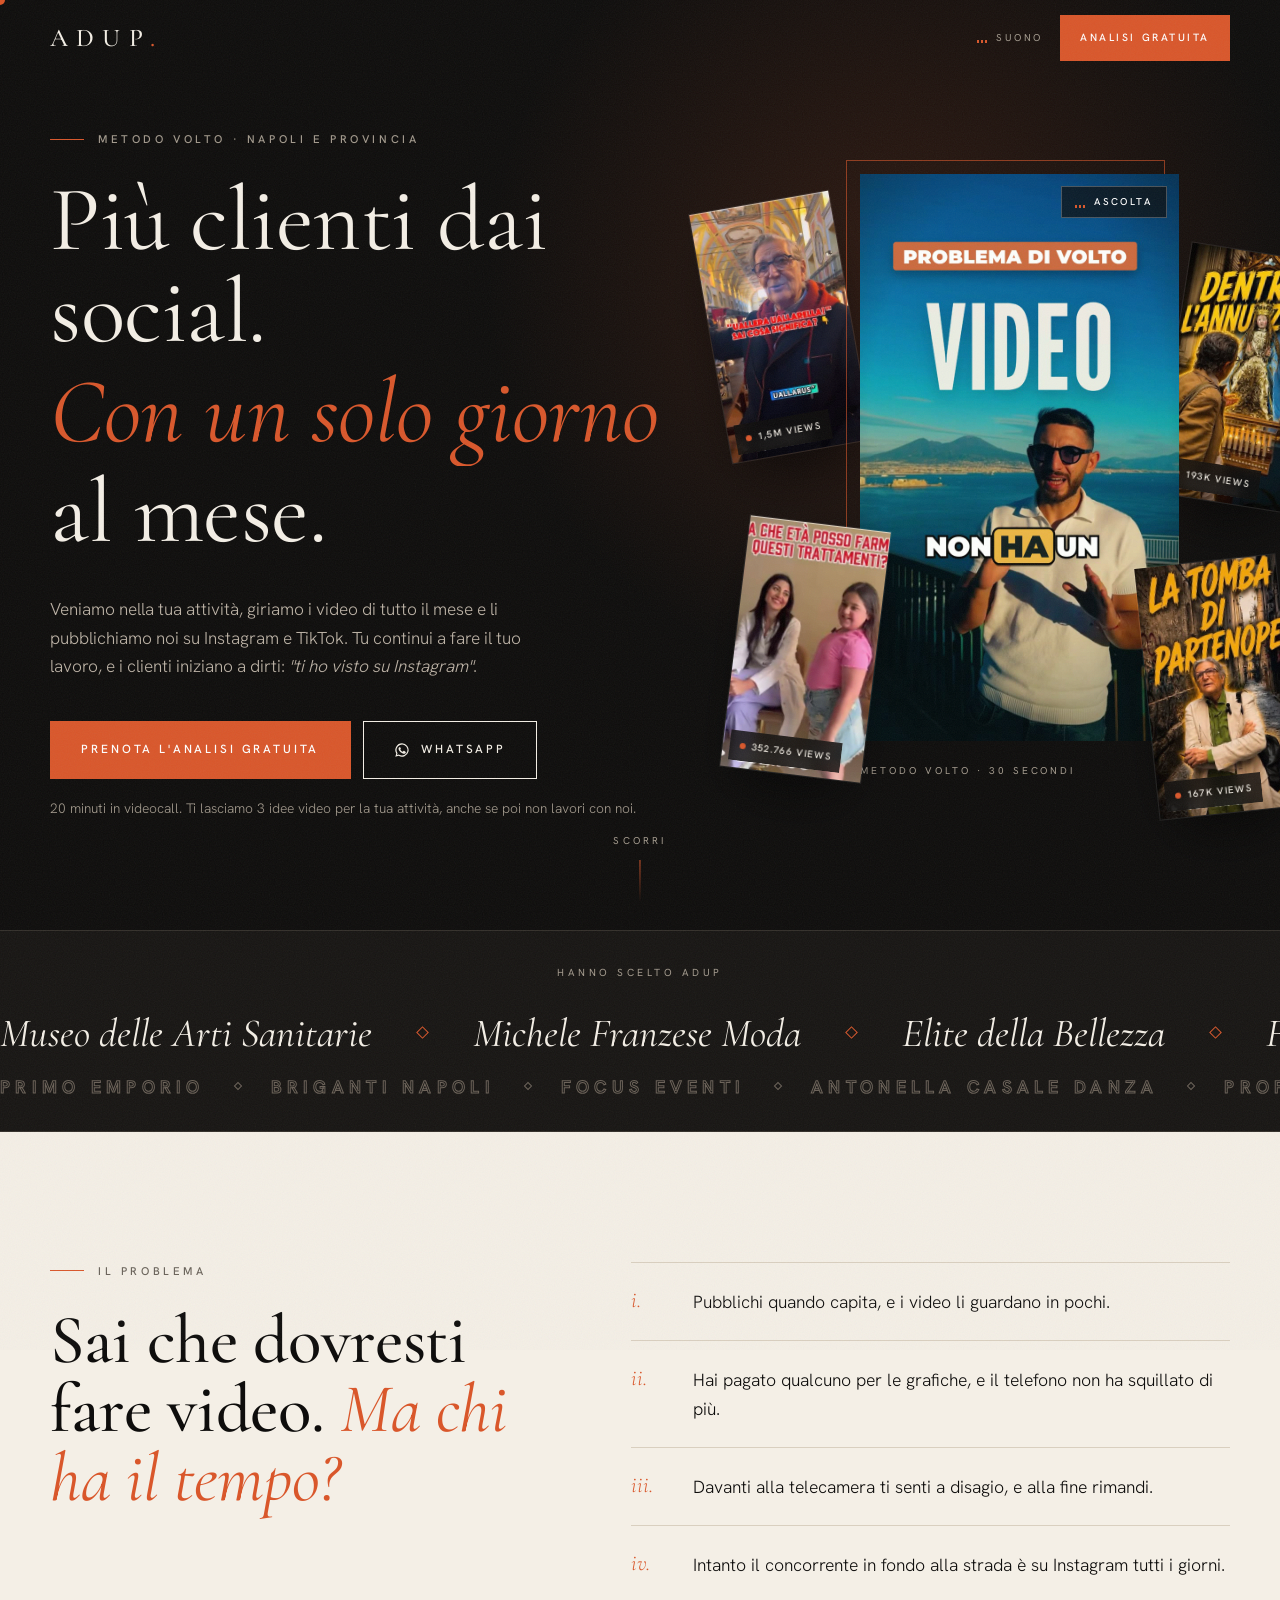
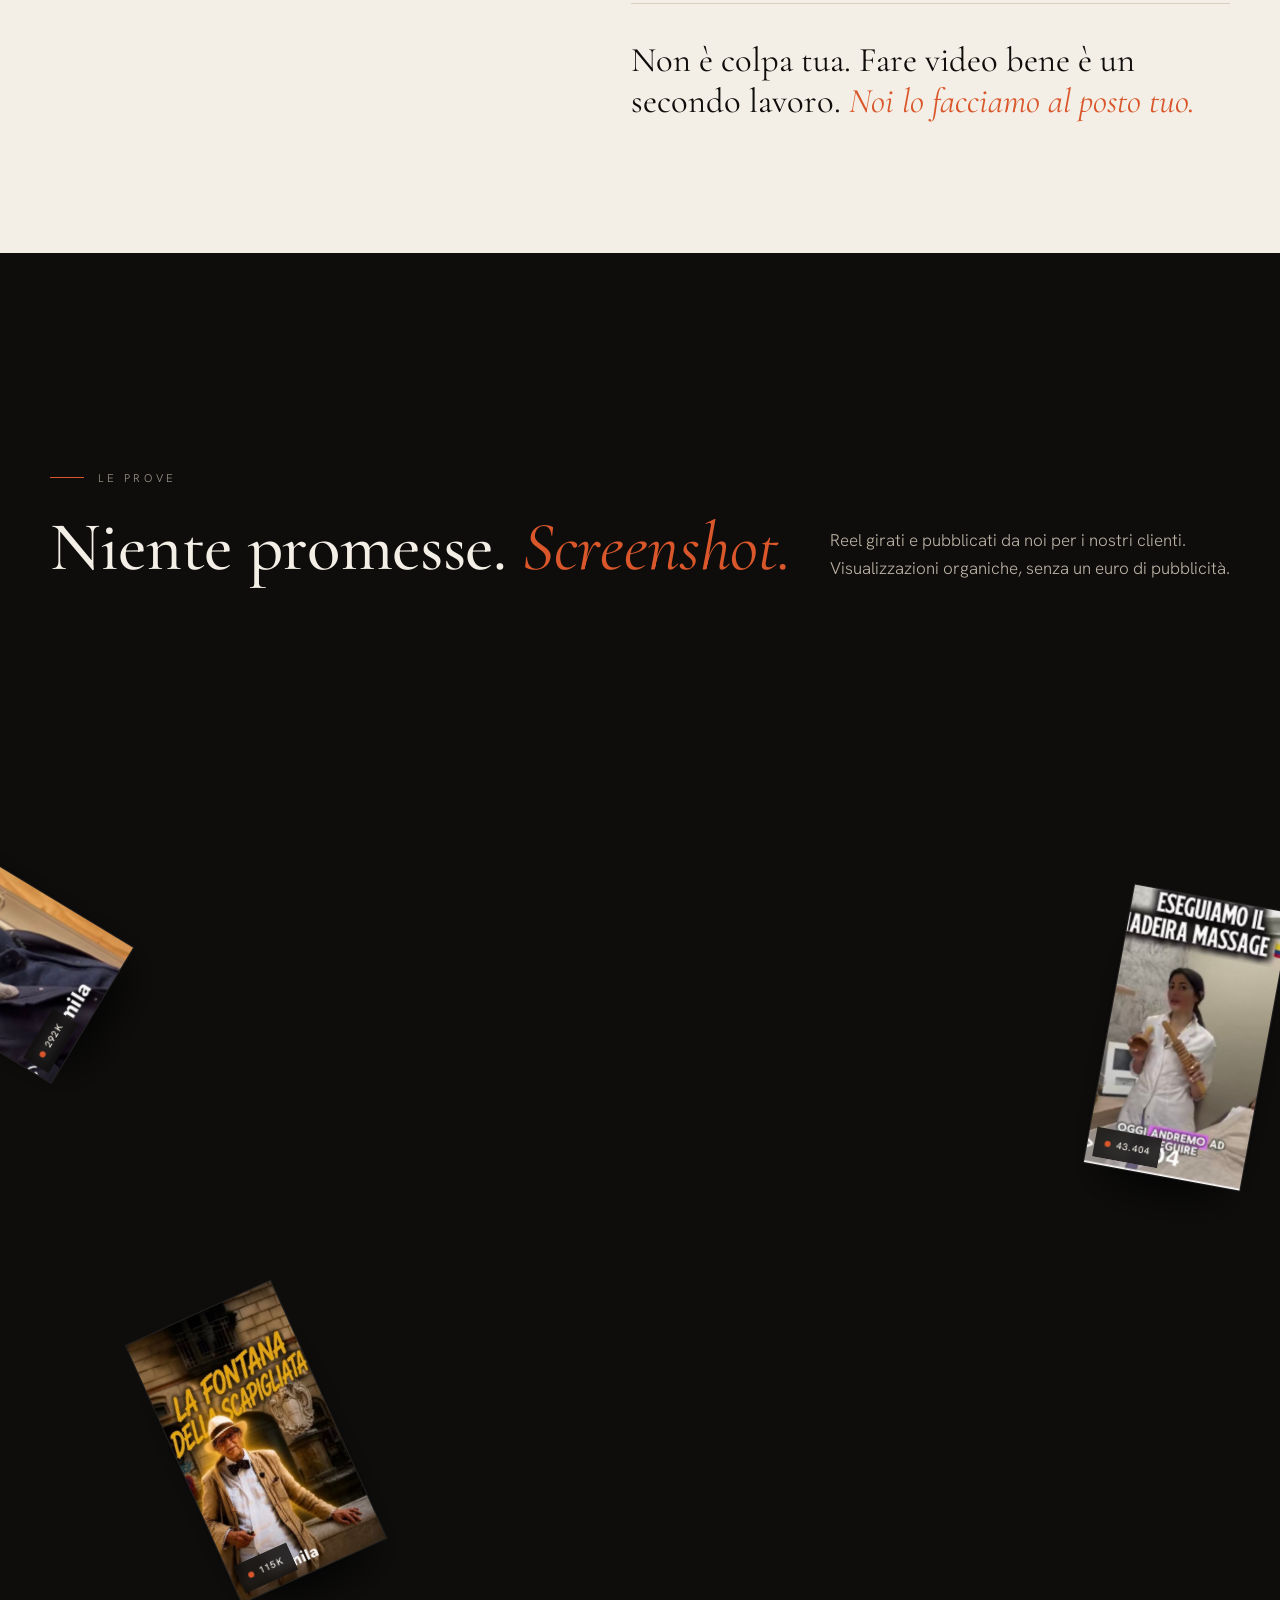
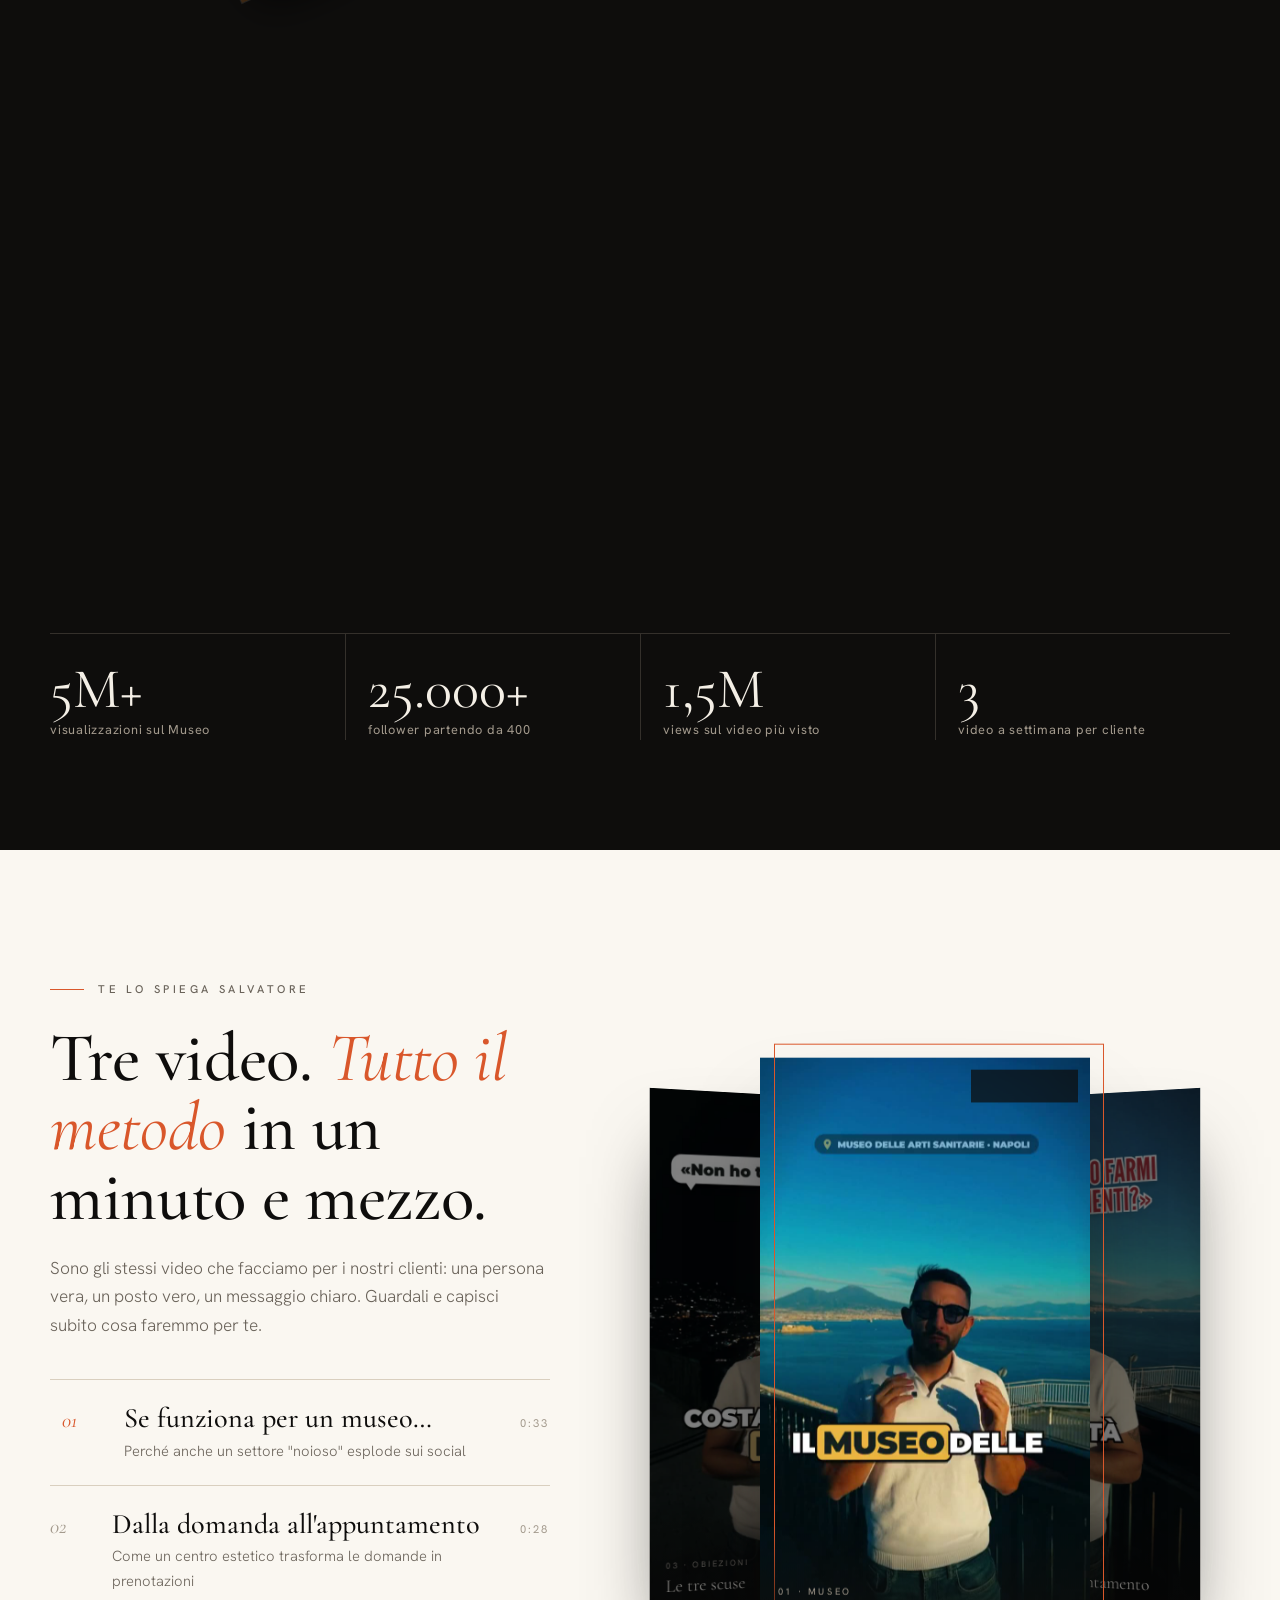
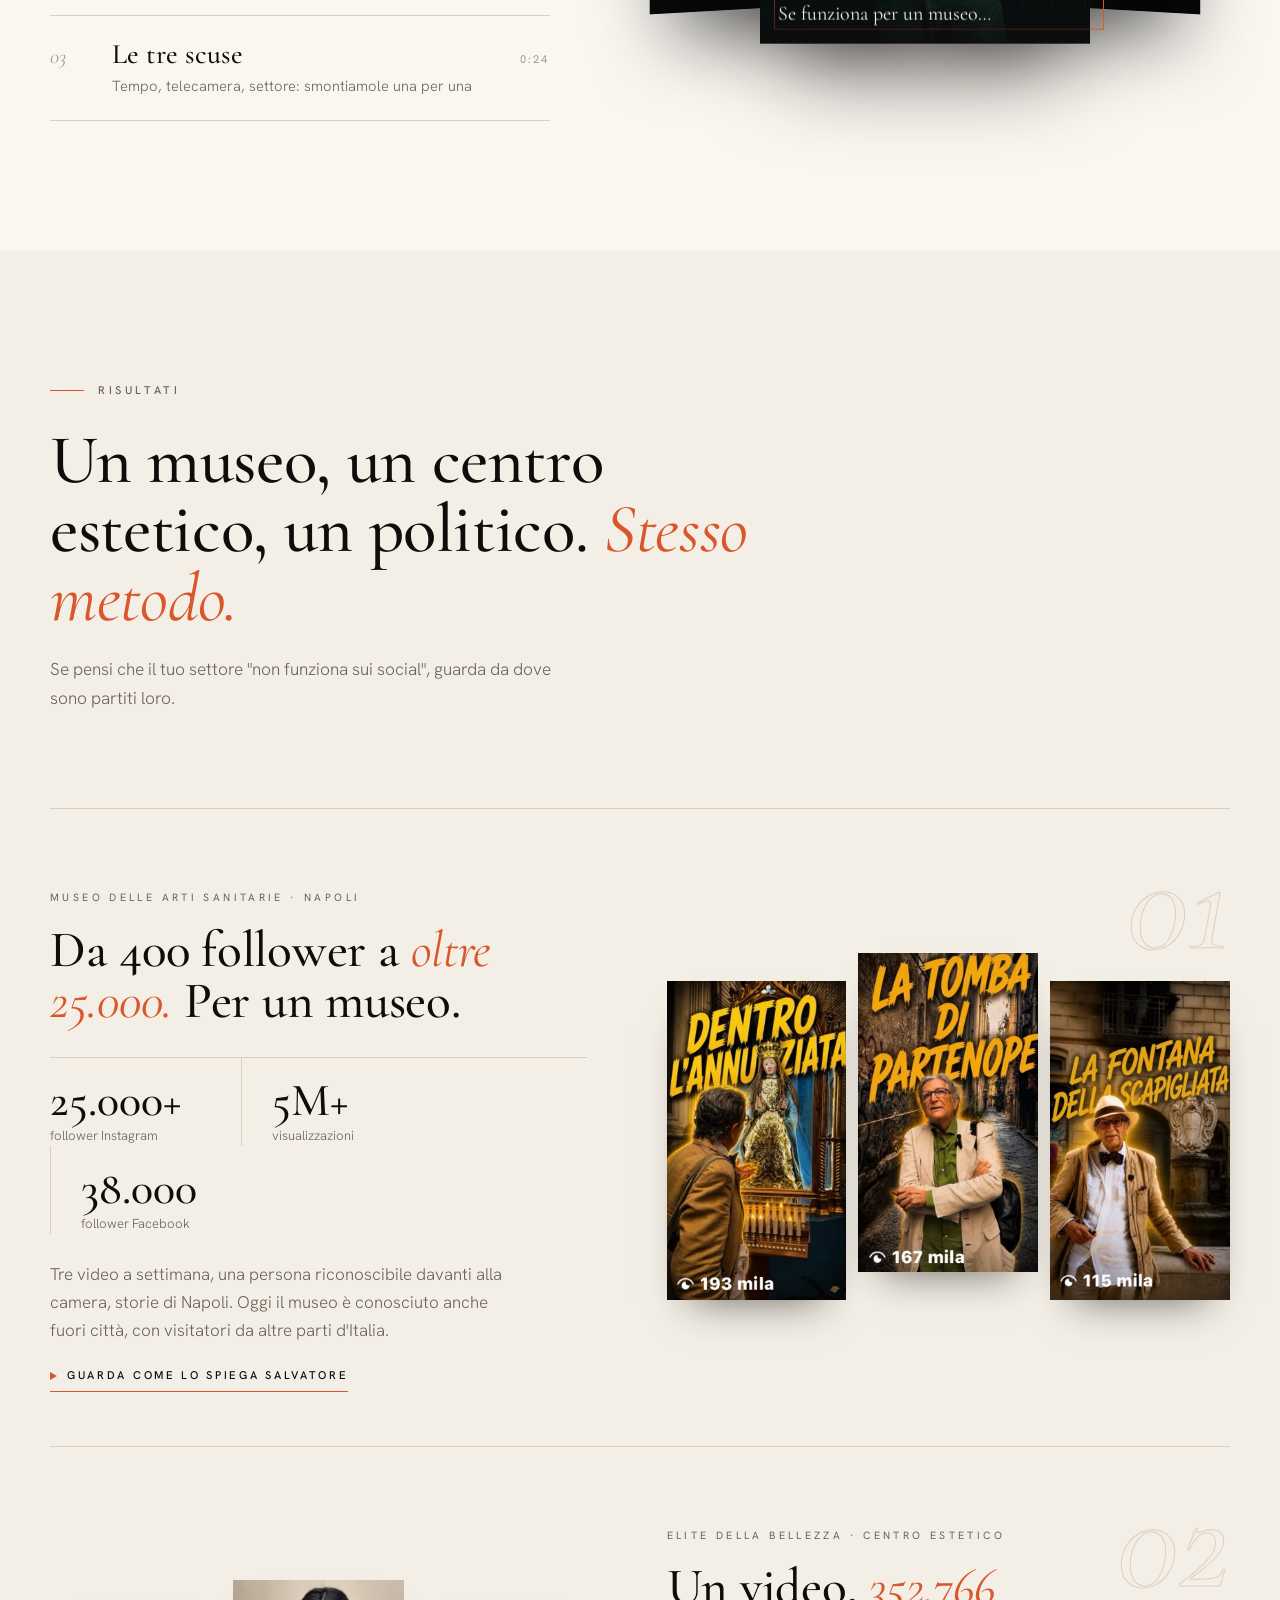
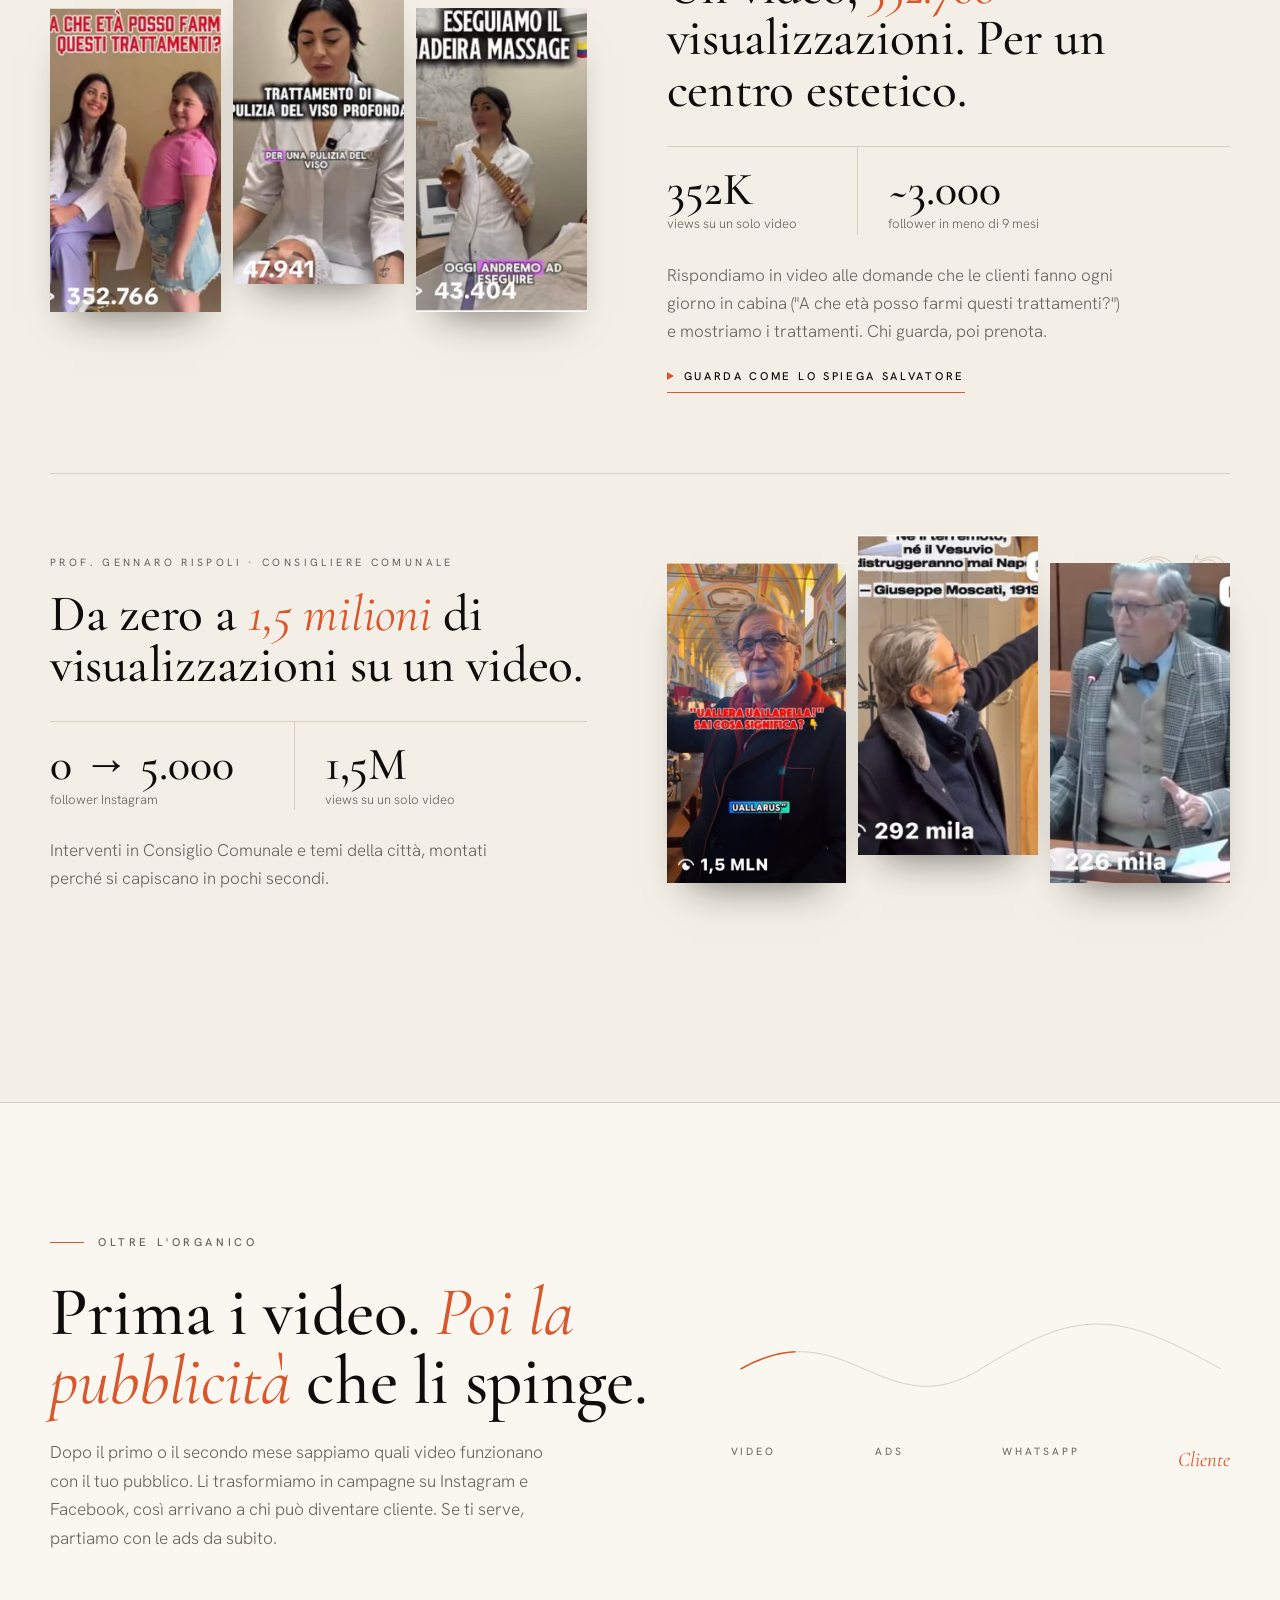
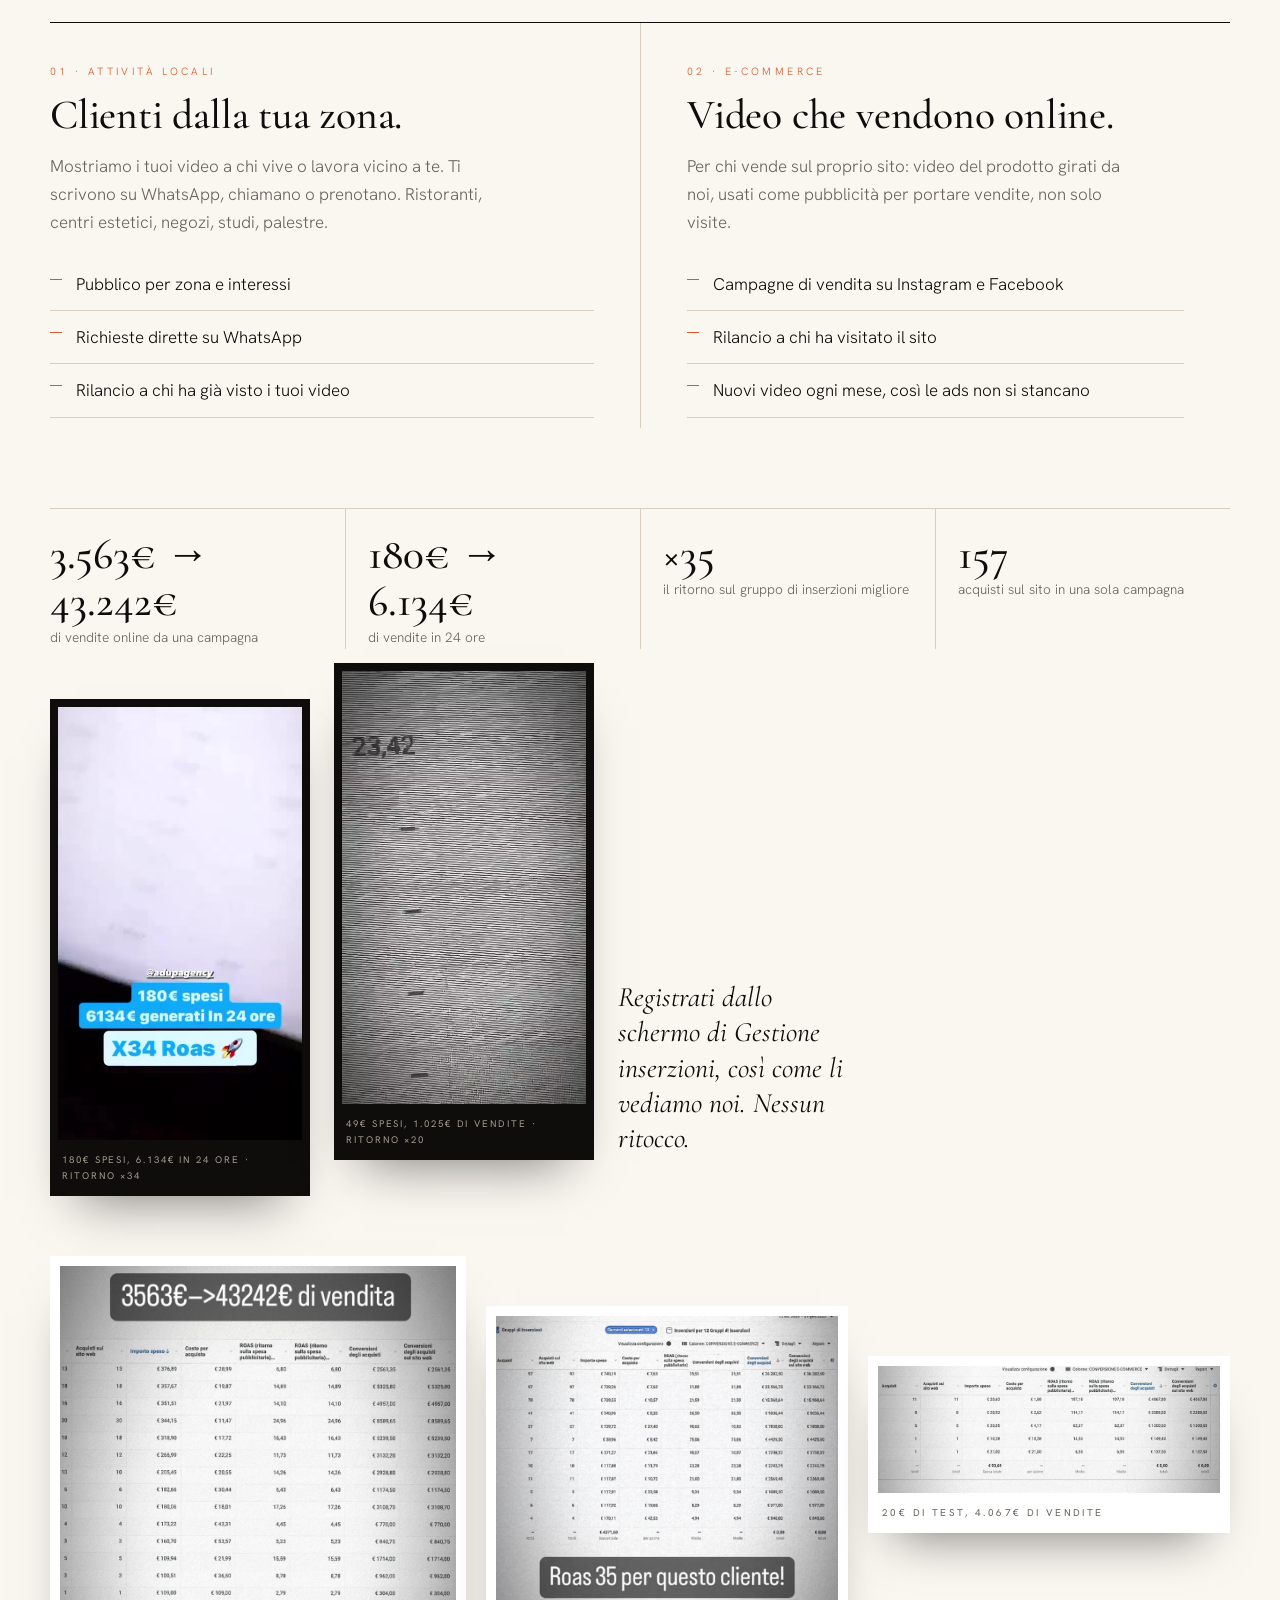
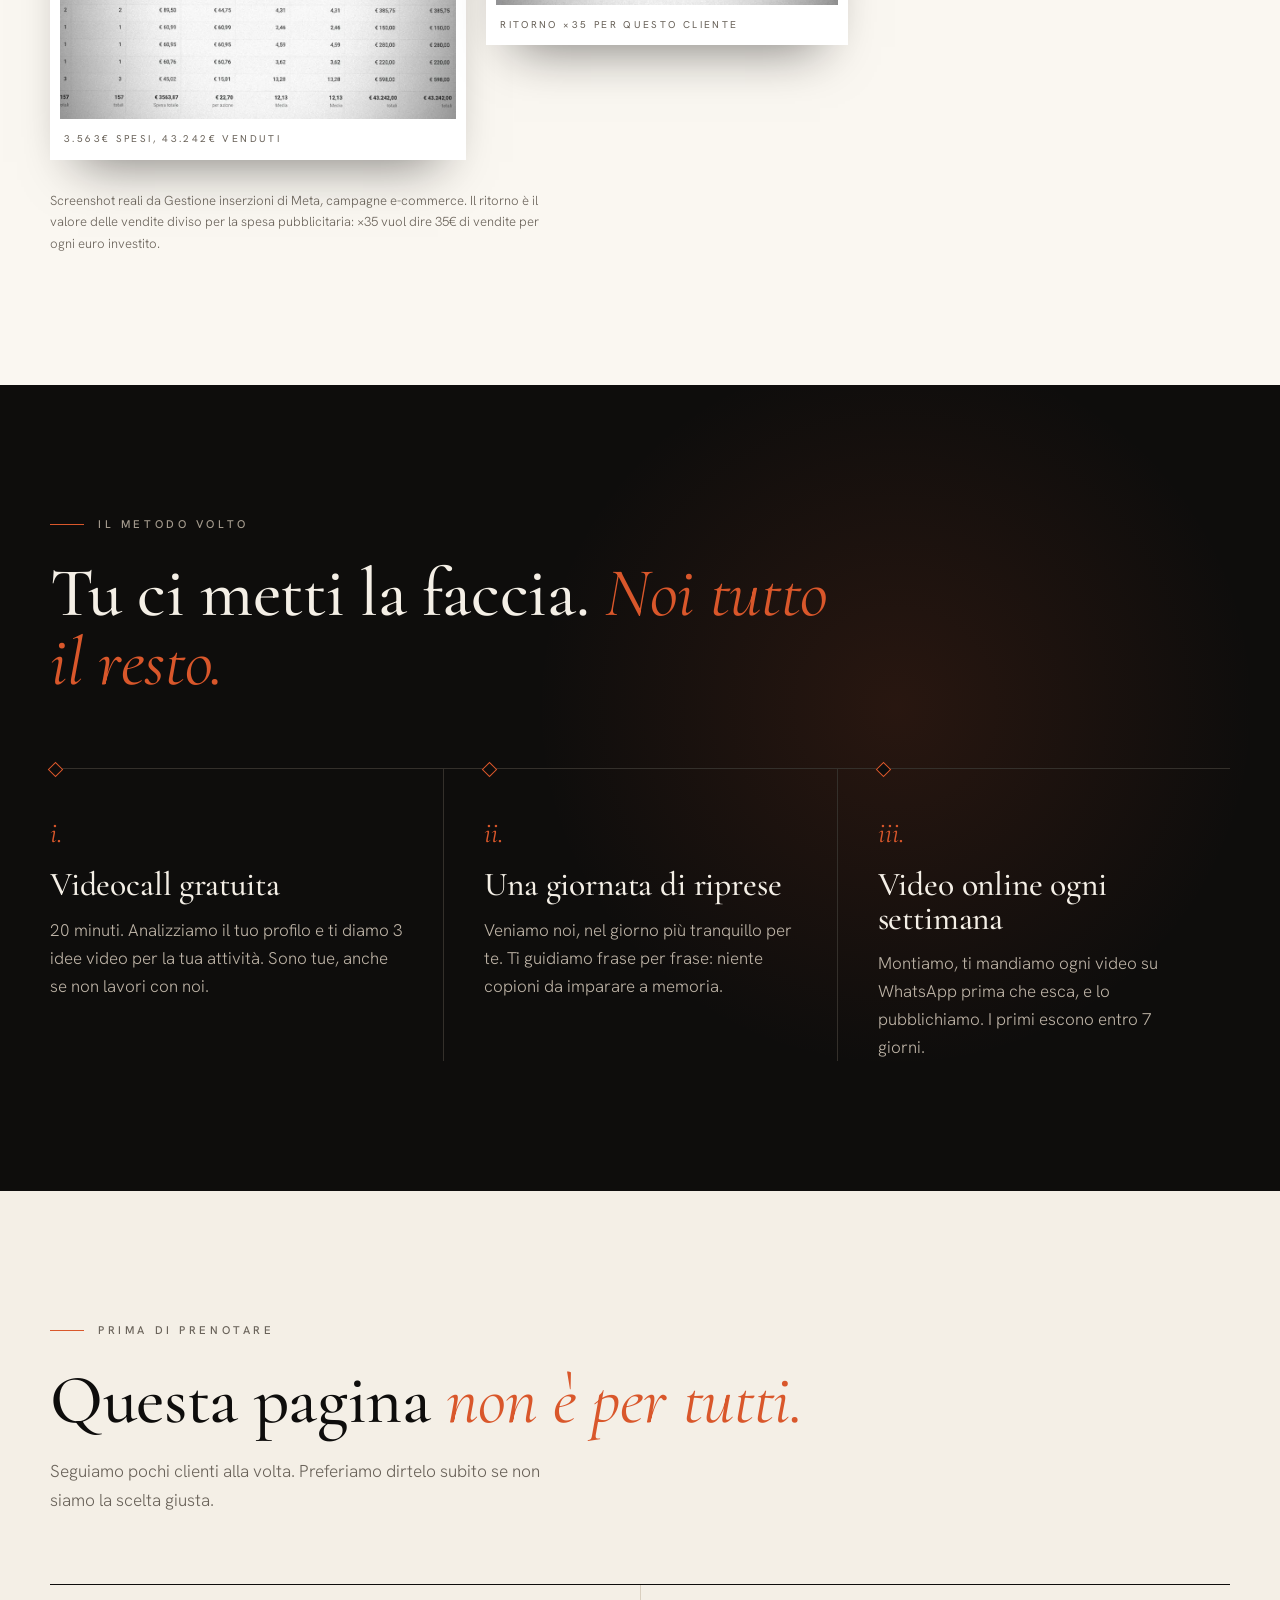
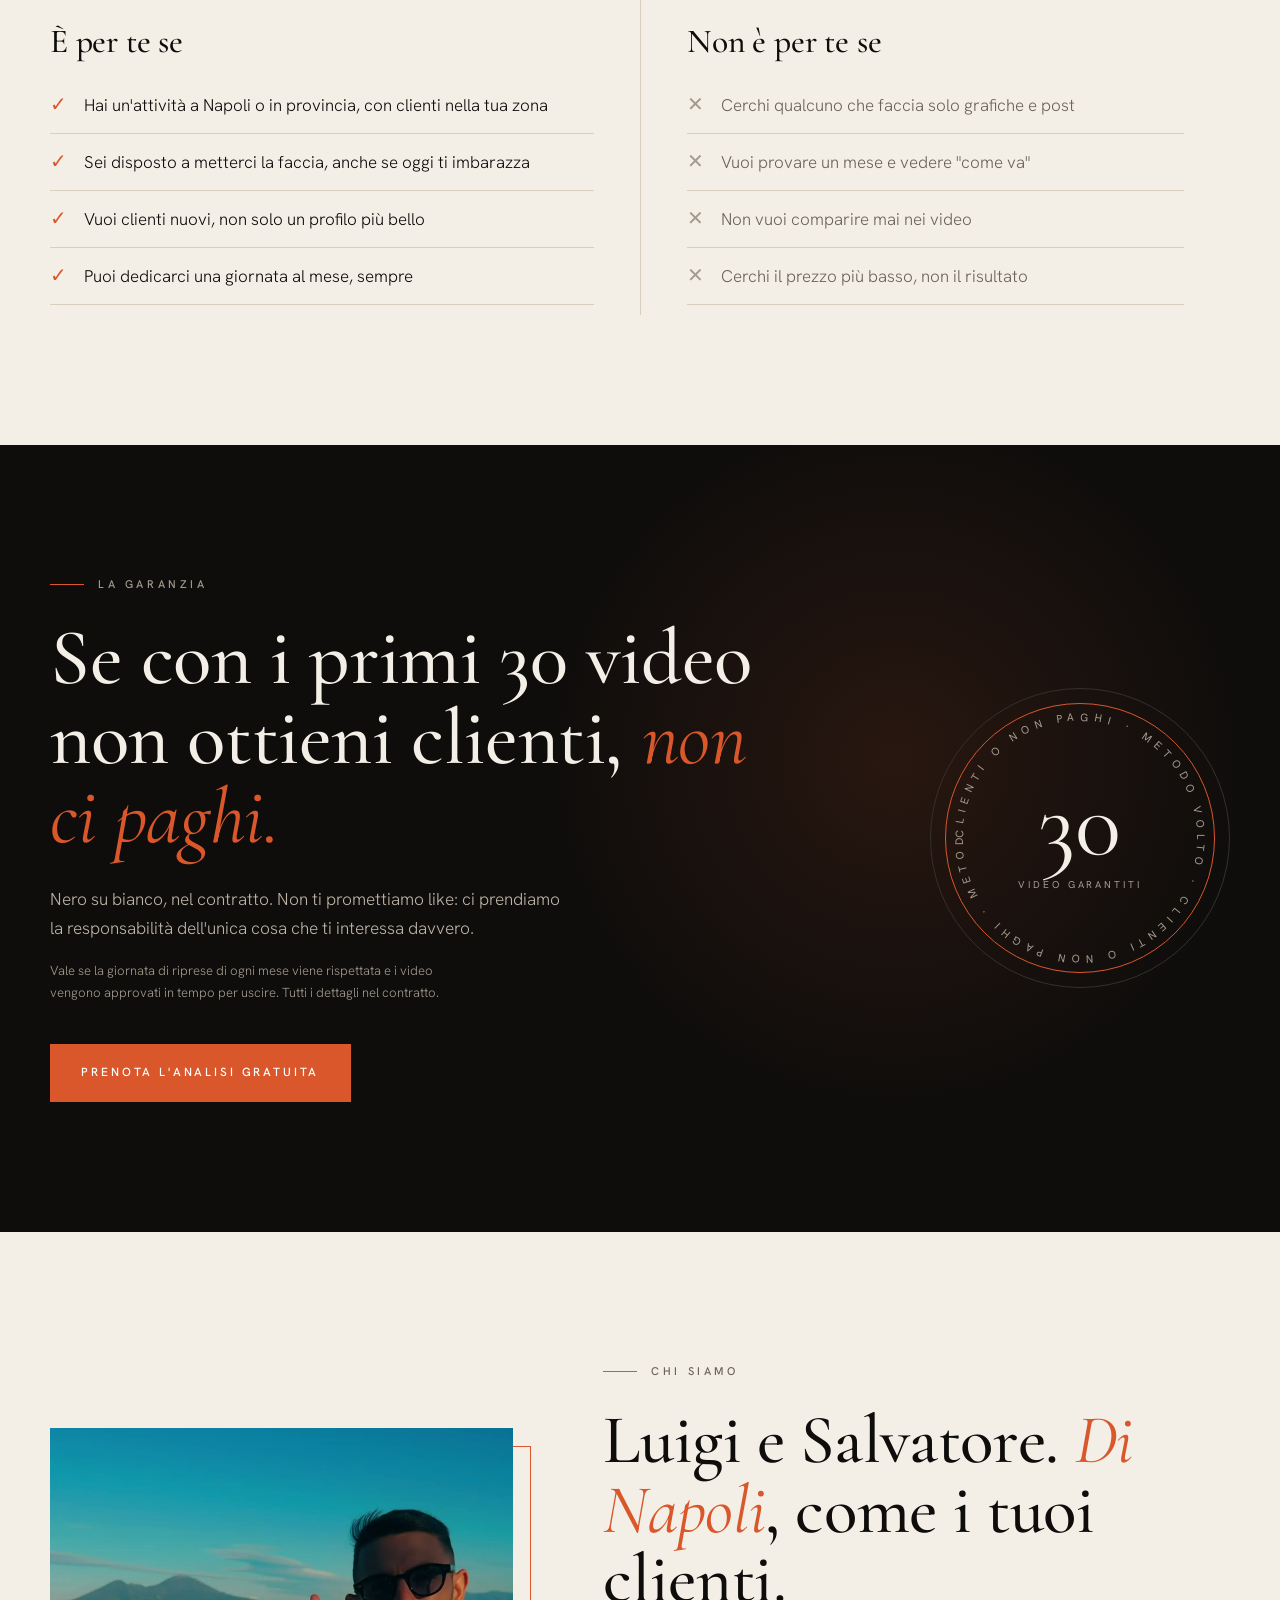
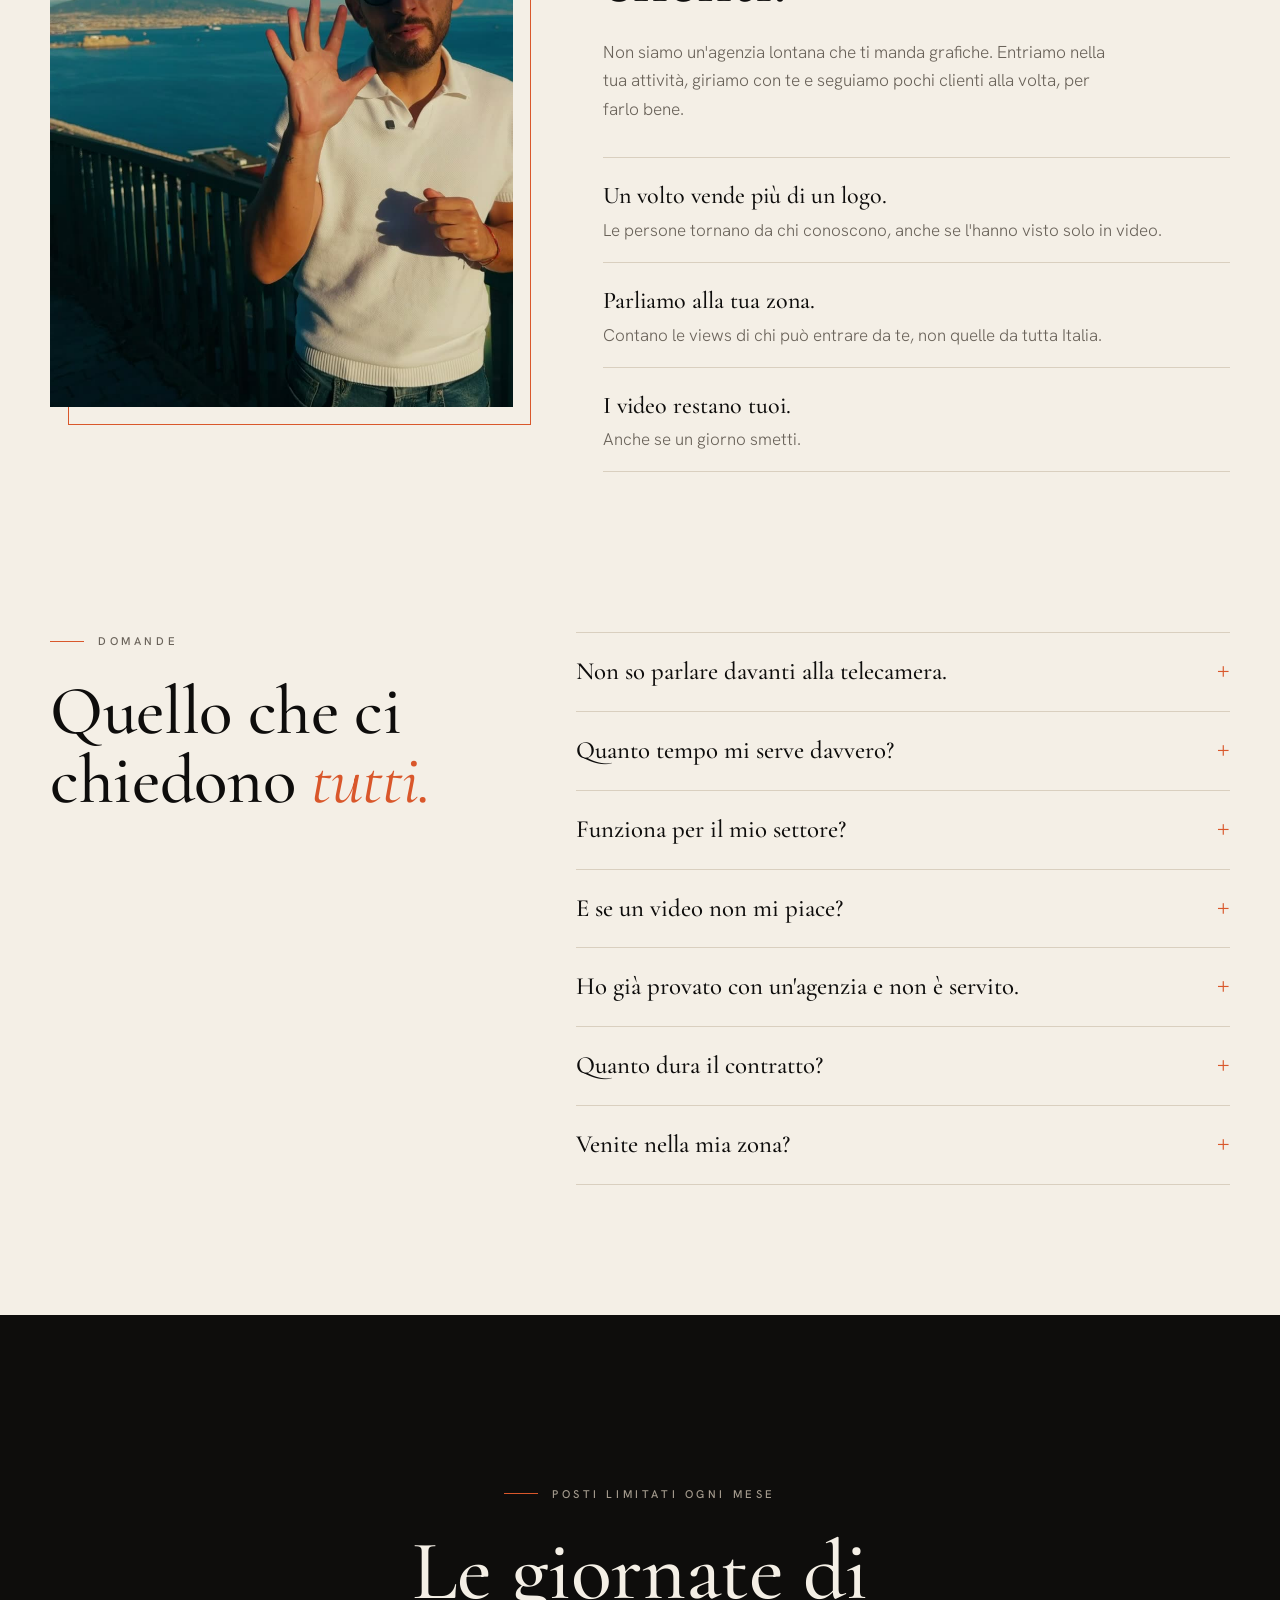
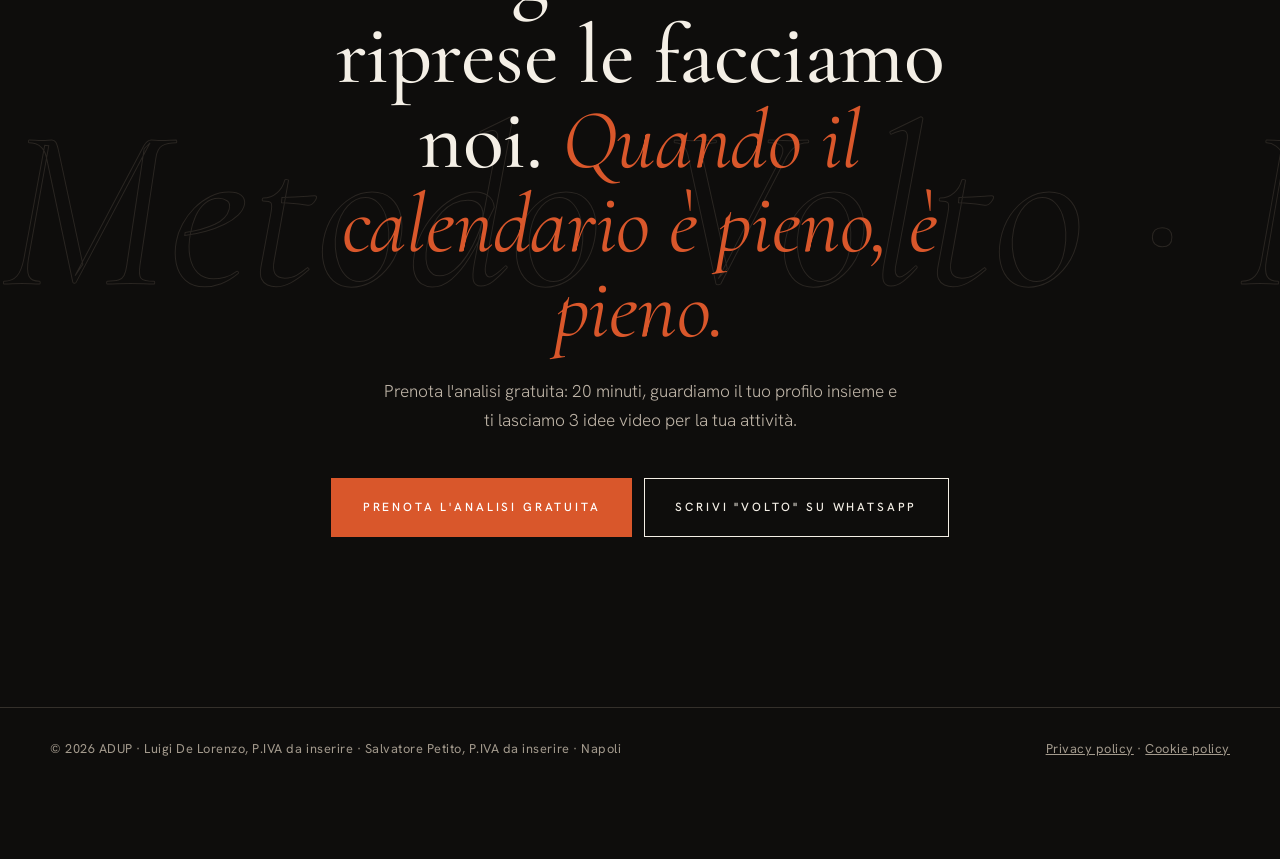
<file: index.html>
<!doctype html>
<html lang="it">
<head>
<meta charset="utf-8">
<meta name="viewport" content="width=device-width, initial-scale=1">
<title>ADUP · Più clienti dai social, a Napoli</title>
<meta name="description" content="Video con la tua faccia per Instagram e TikTok. Una giornata di riprese al mese nella tua attività, il resto lo facciamo noi. Napoli e provincia.">
<meta property="og:title" content="ADUP · Più clienti dai social. Con un solo giorno al mese.">
<meta property="og:description" content="Video con la tua faccia, girati nella tua attività. Se con i primi 30 video non ottieni clienti, non ci paghi.">
<meta property="og:image" content="https://adupagencyna.it/media/hero-volto.jpg">
<meta property="og:url" content="https://adupagencyna.it/">
<link rel="canonical" href="https://adupagencyna.it/">
<meta name="theme-color" content="#0E0D0C">
<link rel="stylesheet" href="fonts/fonts.css">
<style>
  :root{
    --crema:#F4EFE6; --avorio:#FAF7F1; --nero:#0E0D0C; --carbone:#171513; --pietra:#26231F;
    --arancio:#D9572B; --rame:#C9744F; --grigio:#6A635A; --grigio-chiaro:#A39A8D; --linea:#D9CFBF; --linea-scura:#34302B;
    --serif:"Cormorant Garamond", Garamond, "Times New Roman", serif;
    --sans:"Hanken Grotesk", system-ui, sans-serif;
    --ease:cubic-bezier(.16,1,.3,1);
  }
  *{box-sizing:border-box;margin:0;padding:0}
  html{scroll-behavior:smooth}
  body{font-family:var(--sans);font-weight:400;background:var(--crema);color:var(--nero);line-height:1.65;font-size:17px;-webkit-font-smoothing:antialiased;overflow-x:hidden}
  /* grana leggera, tipo pellicola */
  body::after{content:"";position:fixed;inset:-50%;pointer-events:none;z-index:100;opacity:.06;background-image:url("data:image/svg+xml,%3Csvg xmlns='http://www.w3.org/2000/svg' width='160' height='160'%3E%3Cfilter id='n'%3E%3CfeTurbulence type='fractalNoise' baseFrequency='.85' numOctaves='3' stitchTiles='stitch'/%3E%3C/filter%3E%3Crect width='100%25' height='100%25' filter='url(%23n)'/%3E%3C/svg%3E");animation:grana .9s steps(4) infinite}
  @keyframes grana{25%{transform:translate(-3%,2%)}50%{transform:translate(2%,-3%)}75%{transform:translate(-2%,-1%)}}
  img,video{display:block;max-width:100%}
  a{color:inherit}
  button{font:inherit;color:inherit}
  ::selection{background:var(--arancio);color:#fff}
  .wrap{width:min(1180px,100% - 40px);margin-inline:auto}
  h1,h2,h3{font-family:var(--serif);font-weight:500;letter-spacing:-.005em;line-height:1}
  h2{font-size:clamp(2.5rem,5.4vw,4.4rem)}
  em{font-style:italic;color:var(--arancio);font-weight:400}
  .eyebrow{font-size:.7rem;font-weight:500;letter-spacing:.32em;text-transform:uppercase;color:var(--grigio);display:flex;align-items:center;gap:14px;margin-bottom:26px}
  .eyebrow::before{content:"";width:34px;height:1px;background:var(--arancio)}
  .lead{font-size:clamp(1.05rem,1.35vw,1.18rem);font-weight:300;color:var(--grigio);max-width:52ch}
  .dark{background:var(--nero);color:var(--crema)}
  .dark .lead{color:#BDB3A6}
  .dark .eyebrow{color:var(--grigio-chiaro)}

  .btn{display:inline-flex;align-items:center;justify-content:center;gap:.7rem;padding:1.15rem 1.9rem;font-weight:500;text-decoration:none;font-size:.74rem;letter-spacing:.24em;text-transform:uppercase;border:1px solid currentColor;transition:background .35s,color .35s,border-color .35s;position:relative;cursor:pointer;background:none}
  .btn svg{width:16px;height:16px;flex:none}
  .btn-oro{background:var(--arancio);border-color:var(--arancio);color:#fff;overflow:hidden}
  .btn-oro::after{content:"";position:absolute;inset:0;background:linear-gradient(105deg,transparent 35%,rgba(255,255,255,.35) 50%,transparent 65%);transform:translateX(-120%);animation:luce 4.5s 2s ease-in-out infinite}
  @keyframes luce{0%,70%{transform:translateX(-120%)}100%{transform:translateX(120%)}}
  .btn-oro:hover{background:#c24a22;border-color:#c24a22}
  .btn-line:hover{background:var(--crema);color:var(--nero);border-color:var(--crema)}
  section:not(.dark) .btn-line:hover{background:var(--nero);color:var(--crema);border-color:var(--nero)}
  .micro{font-size:.86rem;color:var(--grigio-chiaro);margin-top:18px;font-weight:300}

  /* sipario d'apertura: scorre via da solo, non blocca mai i clic */
  .sipario{position:fixed;inset:0;z-index:300;background:var(--nero);display:grid;place-items:center;pointer-events:none;animation:sipario 1s 1s var(--ease) forwards}
  .sipario b{font-family:var(--serif);font-weight:400;color:var(--crema);font-size:clamp(3rem,9vw,7rem);letter-spacing:.3em;animation:logoIn 1.1s var(--ease) both}
  .sipario b i{color:var(--arancio);font-style:normal}
  @keyframes sipario{to{transform:translateY(-101%)}}
  @keyframes logoIn{from{transform:translateY(30%) scale(.94);letter-spacing:.6em}}

  /* nav */
  nav{position:fixed;top:0;left:0;right:0;z-index:50;transition:background .4s,border-color .4s;border-bottom:1px solid transparent;color:var(--crema)}
  nav.solid{background:rgba(14,13,12,.9);backdrop-filter:blur(12px);border-color:var(--linea-scura)}
  nav .wrap{display:flex;align-items:center;justify-content:space-between;height:76px;gap:16px}
  .logo{font-family:var(--serif);font-weight:500;font-size:1.6rem;letter-spacing:.32em;text-decoration:none}
  .logo span{color:var(--arancio)}
  .nav-dx{display:flex;align-items:center;gap:14px}
  nav .btn{padding:.8rem 1.2rem;font-size:.66rem}
  .progresso{position:absolute;left:0;bottom:-1px;height:1px;width:100%;background:var(--arancio);transform:scaleX(0);transform-origin:left}
  .suono{display:flex;align-items:center;gap:9px;background:none;border:0;font-size:.62rem;letter-spacing:.26em;text-transform:uppercase;color:var(--grigio-chiaro);cursor:pointer;padding:.6rem .2rem}
  .suono i,.audio i{display:flex;gap:2px;align-items:flex-end;height:11px}
  .suono i b,.audio i b{width:2px;height:3px;background:var(--arancio);transition:height .3s}
  .suono.on{color:var(--crema)}
  .suono.on i b,.audio.on i b{animation:eq .9s ease-in-out infinite}
  .suono.on i b:nth-child(2),.audio.on i b:nth-child(2){animation-delay:.2s}
  .suono.on i b:nth-child(3),.audio.on i b:nth-child(3){animation-delay:.4s}
  @keyframes eq{0%,100%{height:3px}50%{height:11px}}

  /* cursore (solo con mouse) */
  .cur{display:none}
  @media (pointer:fine){
    .cur{display:grid;place-items:center;position:fixed;left:0;top:0;width:10px;height:10px;margin:-5px 0 0 -5px;border-radius:50%;background:var(--arancio);pointer-events:none;z-index:250;transition:width .45s var(--ease),height .45s var(--ease),margin .45s var(--ease),background .3s}
    .cur span{font-size:.58rem;font-weight:600;letter-spacing:.22em;text-transform:uppercase;color:#fff;opacity:0;transition:opacity .2s}
    .cur.big{width:92px;height:92px;margin:-46px 0 0 -46px;background:rgba(217,87,43,.94)}
    .cur.big span{opacity:1}
  }

  /* hero */
  .hero{min-height:100vh;display:flex;align-items:center;padding:130px 0 110px;position:relative;overflow:hidden}
  .hero::before{content:"";position:absolute;width:1000px;height:1000px;left:var(--mx,70%);top:var(--my,30%);transform:translate(-50%,-50%);border-radius:50%;background:radial-gradient(circle,rgba(217,87,43,.16),transparent 58%);pointer-events:none;transition:left 1.2s var(--ease),top 1.2s var(--ease)}
  .hero-grid{display:grid;grid-template-columns:1.2fr .8fr;gap:60px;align-items:center;position:relative}
  .hero h1{font-size:clamp(3.2rem,7.2vw,6.4rem);margin-bottom:30px;font-weight:400}
  .riga{display:block;overflow:hidden;padding-bottom:.08em}
  .riga > span{display:block;animation:riga 1.4s var(--ease) both}
  .riga:nth-child(2) > span{animation-delay:.1s}.riga:nth-child(3) > span{animation-delay:.2s}
  @keyframes riga{from{transform:translateY(105%) rotate(2deg)}}
  .hero .cta{display:flex;flex-wrap:wrap;gap:12px;margin-top:40px}
  .hero .anim{animation:sale 1.3s .5s var(--ease) both}
  .hero .anim + .anim{animation-delay:.6s}
  @keyframes sale{from{transform:translateY(28px)}}

  .stage{position:relative;width:min(420px,100%);aspect-ratio:420/640;justify-self:end}
  .hero-video{position:absolute;left:12%;top:3%;width:76%;aspect-ratio:9/16;margin:0;z-index:2;animation:appare 1.8s .9s var(--ease) both}
  .hero-video .frame{position:absolute;inset:-14px 14px 14px -14px;border:1px solid rgba(217,87,43,.6)}
  .hero-video video{position:relative;width:100%;height:100%;object-fit:cover;background:#222}
  .hero-video figcaption{position:absolute;left:0;bottom:-38px;font-size:.62rem;letter-spacing:.3em;text-transform:uppercase;color:var(--grigio-chiaro)}
  @keyframes appare{from{transform:scale(.9) translateY(30px)}}
  /* card volanti attorno al video: entrano dai bordi, poi galleggiano e seguono il mouse */
  .hc{position:absolute;width:34%;z-index:1;rotate:var(--r)}
  .hc.su{z-index:3}
  .hc-in{animation:volaIn 1.6s var(--d) var(--ease) both,galleggia 6s calc(var(--d) + 1.6s) ease-in-out infinite alternate}
  .hc img{width:100%;aspect-ratio:9/16;object-fit:cover;box-shadow:0 30px 60px -20px rgba(0,0,0,.8);border:1px solid rgba(255,255,255,.08)}
  .chip{position:absolute;left:8px;bottom:8px;background:rgba(14,13,12,.82);backdrop-filter:blur(6px);color:var(--crema);font-size:.6rem;font-weight:500;letter-spacing:.14em;text-transform:uppercase;padding:.45rem .6rem;display:flex;align-items:center;gap:6px;white-space:nowrap}
  .chip::before{content:"";width:6px;height:6px;border-radius:50%;background:var(--arancio)}
  @keyframes volaIn{from{transform:translate(var(--fx),var(--fy)) rotate(var(--fr)) scale(1.3)}}
  @keyframes galleggia{to{translate:0 -14px}}
  .hc1{left:-24%;top:7%;--r:-10deg;--d:1.1s;--fx:-60vw;--fy:-20vh;--fr:-40deg}
  .hc2{left:-18%;bottom:3%;--r:7deg;--d:1.25s;--fx:-50vw;--fy:40vh;--fr:30deg}
  .hc3{right:-20%;top:15%;--r:9deg;--d:1.4s;--fx:50vw;--fy:-30vh;--fr:45deg}
  .hc4{right:-14%;bottom:-3%;--r:-6deg;--d:1.55s;--fx:40vw;--fy:50vh;--fr:-35deg}

  .audio{position:absolute;right:12px;top:12px;z-index:4;display:flex;align-items:center;gap:9px;background:rgba(14,13,12,.72);color:#fff;border:1px solid rgba(255,255,255,.25);padding:.6rem .85rem;font:500 .62rem/1 var(--sans);letter-spacing:.24em;text-transform:uppercase;cursor:pointer;backdrop-filter:blur(4px)}
  .bar{position:absolute;left:0;bottom:0;height:2px;background:var(--arancio);width:0;z-index:4}
  .scroll-hint{position:absolute;left:50%;bottom:28px;transform:translateX(-50%);font-size:.62rem;letter-spacing:.32em;text-transform:uppercase;color:var(--grigio-chiaro);display:flex;flex-direction:column;align-items:center;gap:10px}
  .scroll-hint::after{content:"";width:1px;height:42px;background:linear-gradient(var(--arancio),transparent);animation:giu 2.4s ease-in-out infinite}
  @keyframes giu{0%{transform:scaleY(0);transform-origin:top}50%{transform:scaleY(1);transform-origin:top}51%{transform-origin:bottom}100%{transform:scaleY(0);transform-origin:bottom}}

  /* fascia clienti: due righe in direzioni opposte */
  .clienti{background:var(--carbone);color:var(--crema);border-block:1px solid var(--linea-scura);padding:34px 0 30px;overflow:hidden}
  .clienti .label{text-align:center;font-size:.64rem;letter-spacing:.34em;text-transform:uppercase;color:var(--grigio-chiaro);margin-bottom:18px}
  .marquee{display:flex;width:max-content;animation:scorri 50s linear infinite}
  .marquee span{font-family:var(--serif);font-style:italic;font-size:clamp(1.6rem,3.2vw,2.5rem);white-space:nowrap;display:flex;align-items:center}
  .marquee span::after{content:"";width:7px;height:7px;transform:rotate(45deg);border:1px solid var(--arancio);margin:0 46px}
  .marquee.inversa{animation-direction:reverse;animation-duration:70s;margin-top:6px}
  .marquee.inversa span{font-family:var(--sans);font-style:normal;font-weight:600;font-size:clamp(.9rem,1.4vw,1.1rem);letter-spacing:.3em;text-transform:uppercase;color:transparent;-webkit-text-stroke:1px #6b6258}
  .marquee.inversa span::after{width:4px;height:4px;margin:0 30px;border-color:#6b6258}
  .clienti:hover .marquee{animation-play-state:paused}
  @keyframes scorri{to{transform:translateX(-50%)}}

  section{padding:130px 0;position:relative}

  /* problema */
  .prob-grid{display:grid;grid-template-columns:.9fr 1.1fr;gap:90px;align-items:start}
  .prob-grid > div:first-child{position:sticky;top:120px}
  .pains{list-style:none;border-top:1px solid var(--linea)}
  .pains li{padding:24px 0;border-bottom:1px solid var(--linea);display:grid;grid-template-columns:52px 1fr;gap:10px;font-size:1.1rem;font-weight:300;transition:padding .5s var(--ease),background .5s}
  .pains li:hover{padding-left:14px;background:var(--avorio)}
  .pains li span{font-family:var(--serif);font-style:italic;color:var(--arancio);font-size:1.4rem;line-height:1.2}
  .svolta{margin-top:36px;font-family:var(--serif);font-size:clamp(1.6rem,2.7vw,2.2rem);line-height:1.2}

  /* le prove: le card arrivano volando e si aprono a ventaglio mentre scorri */
  .prove{padding:0;overflow:clip}
  .prove-pin{padding:120px 0 40px}
  .prove-head{display:flex;justify-content:space-between;align-items:end;gap:24px;flex-wrap:wrap;margin-bottom:30px}
  .prove-head p{color:#BDB3A6;max-width:40ch;font-weight:300}
  .fan{--w:clamp(104px,12.5vw,184px);position:relative;height:calc(var(--w) * 16 / 9 + 90px);margin-top:20px}
  .card{--p:1;--sx:0vw;--sy:0vh;--sr:0deg;position:absolute;left:50%;bottom:30px;width:var(--w);margin-left:calc(var(--w) / -2);aspect-ratio:9/16;transform-origin:50% 100%;z-index:calc(10 - var(--a));
    transform:translate(calc(var(--sx) * (1 - var(--p))),calc(var(--sy) * (1 - var(--p)))) rotate(calc(var(--sr) * (1 - var(--p)))) translateX(calc(var(--o) * var(--w) * .6)) translateY(calc(var(--a) * var(--a) * 5px)) rotate(calc(var(--o) * 4.5deg))}
  .card-in{position:relative;height:100%;transition:transform .6s var(--ease)}
  .card img{width:100%;height:100%;object-fit:cover;box-shadow:0 30px 50px -20px rgba(0,0,0,.9);border:1px solid rgba(255,255,255,.08)}
  .card:hover{z-index:20}
  .card:hover .card-in{transform:translateY(-34px) scale(1.06)}
  .totali{display:grid;grid-template-columns:repeat(4,1fr);border-top:1px solid var(--linea-scura);padding-bottom:110px}
  .totali div{padding:26px 22px 0 0;font-size:.8rem;letter-spacing:.06em;color:var(--grigio-chiaro)}
  .totali div + div{padding-left:22px;border-left:1px solid var(--linea-scura)}
  .totali b{display:block;font-family:var(--serif);font-weight:400;font-size:clamp(2.4rem,4.4vw,3.6rem);color:var(--crema);letter-spacing:0;line-height:1.05}
  /* con JavaScript la sezione diventa più alta e resta ferma mentre le card volano */
  .volo .prove-scroll{height:220vh}
  .volo .prove-pin{position:sticky;top:0;height:100vh;display:flex;flex-direction:column;justify-content:center;padding:90px 0 20px}

  /* te lo spiega Salvatore */
  .spiega{overflow-x:clip;background:var(--avorio)}
  .spiega-grid{display:grid;grid-template-columns:.9fr 1.1fr;gap:70px;align-items:center}
  .capitoli{list-style:none;margin-top:40px;border-top:1px solid var(--linea)}
  .capitoli button{width:100%;display:grid;grid-template-columns:54px 1fr auto;align-items:baseline;gap:8px;text-align:left;background:none;border:0;border-bottom:1px solid var(--linea);padding:22px 0;cursor:pointer;position:relative;transition:padding .5s var(--ease)}
  .capitoli button::after{content:"";position:absolute;left:0;bottom:-1px;height:1px;width:100%;background:var(--arancio);transform:scaleX(var(--t,0));transform-origin:left}
  .capitoli .n{font-family:var(--serif);font-style:italic;color:var(--grigio-chiaro);font-size:1.3rem}
  .capitoli b{font-family:var(--serif);font-weight:500;font-size:clamp(1.4rem,2.2vw,1.8rem);line-height:1.15;display:block}
  .capitoli small{display:block;color:var(--grigio);font-weight:300;font-size:.92rem;margin-top:4px}
  .capitoli time{font-size:.7rem;letter-spacing:.2em;color:var(--grigio-chiaro)}
  .capitoli button[aria-current="true"]{padding-left:12px}
  .capitoli button[aria-current="true"] .n{color:var(--arancio)}
  .stack{position:relative;height:min(660px,82vh);min-height:500px;perspective:1600px}
  .phone{position:absolute;left:50%;top:50%;width:min(330px,60vw);aspect-ratio:9/16;margin:0;background:#111;box-shadow:0 50px 90px -30px rgba(14,13,12,.7);cursor:pointer;transition:transform 1.1s var(--ease),filter 1.1s var(--ease)}
  .phone video{width:100%;height:100%;object-fit:cover}
  .phone[data-pos="0"]{transform:translate(-50%,-50%);z-index:3;cursor:default}
  .phone[data-pos="1"]{transform:translate(-50%,-50%) translateX(46%) translateZ(-240px) rotateY(-20deg);z-index:2;filter:brightness(.5) saturate(.6)}
  .phone[data-pos="2"]{transform:translate(-50%,-50%) translateX(-46%) translateZ(-240px) rotateY(20deg);z-index:1;filter:brightness(.5) saturate(.6)}
  .phone .audio,.phone .bar{display:none}
  .phone[data-pos="0"] .audio,.phone[data-pos="0"] .bar{display:flex}
  .phone .tit{position:absolute;left:0;right:0;bottom:0;padding:60px 18px 18px;background:linear-gradient(transparent,rgba(14,13,12,.85));color:var(--crema);font-family:var(--serif);font-size:1.25rem;line-height:1.15;pointer-events:none}
  .phone .tit span{display:block;font-family:var(--sans);font-size:.58rem;letter-spacing:.28em;text-transform:uppercase;color:var(--grigio-chiaro);margin-bottom:6px}
  .phone .frame{position:absolute;inset:-14px -14px 14px 14px;border:1px solid var(--arancio);opacity:0;transition:opacity .8s;pointer-events:none}
  .phone[data-pos="0"] .frame{opacity:1}

  /* casi */
  .head{margin-bottom:70px;max-width:780px}
  .head .lead{margin-top:22px}
  .caso{display:grid;grid-template-columns:1fr 1.05fr;gap:80px;align-items:center;padding:80px 0;border-top:1px solid var(--linea);position:relative}
  .caso .idx{position:absolute;right:0;top:24px;font-family:var(--serif);font-style:italic;font-size:clamp(5rem,11vw,9rem);line-height:1;color:transparent;-webkit-text-stroke:1px var(--linea);pointer-events:none}
  .caso .nome{font-size:.66rem;letter-spacing:.32em;text-transform:uppercase;color:var(--grigio);margin-bottom:18px}
  .caso h3{font-size:clamp(2.2rem,4vw,3.3rem);margin-bottom:30px}
  .nums{display:flex;flex-wrap:wrap;border-top:1px solid var(--linea);margin-bottom:26px}
  .nums div{padding:18px 30px 0 0;margin-right:30px;font-size:.82rem;color:var(--grigio);font-weight:300}
  .nums div + div{padding-left:30px;border-left:1px solid var(--linea)}
  .nums b{display:block;font-family:var(--serif);font-weight:500;font-size:clamp(2.1rem,3.6vw,2.9rem);color:var(--nero);line-height:1.05}
  .caso p.come{color:var(--grigio);max-width:46ch;font-weight:300}
  .guarda{display:inline-flex;align-items:center;gap:10px;margin-top:22px;font-size:.7rem;font-weight:500;letter-spacing:.24em;text-transform:uppercase;text-decoration:none;border-bottom:1px solid var(--arancio);padding-bottom:6px;cursor:pointer;background:none;border-top:0;border-left:0;border-right:0}
  .guarda::before{content:"";width:0;height:0;border-left:7px solid var(--arancio);border-block:4.5px solid transparent}
  .shots{display:grid;grid-template-columns:repeat(3,1fr);gap:12px;perspective:1200px}
  .shots img{width:100%;aspect-ratio:9/16;object-fit:cover;transition:transform .9s var(--ease);box-shadow:0 24px 40px -24px rgba(14,13,12,.6)}
  .shots img:nth-child(2){transform:translateY(-28px)}
  .shots-in{display:contents}
  .caso.alt .shots{order:-1}

  /* ads */
  .ads{background:var(--avorio);border-top:1px solid var(--linea)}
  .ads-grid{display:grid;grid-template-columns:1.1fr .9fr;gap:70px;align-items:center;margin-bottom:70px}
  .flusso svg{width:100%;height:120px;display:block}
  .flusso .scorre{stroke-dasharray:60 900;animation:filo 3.2s linear infinite}
  @keyframes filo{from{stroke-dashoffset:960}to{stroke-dashoffset:0}}
  .tappe{display:flex;justify-content:space-between;margin-top:14px;font-size:.66rem;letter-spacing:.28em;text-transform:uppercase;color:var(--grigio)}
  .tappe em{font-family:var(--serif);font-size:1.3rem;letter-spacing:0;text-transform:none}
  .ads-due{display:grid;grid-template-columns:1fr 1fr;border-top:1px solid var(--nero)}
  .ads-due article{padding:40px 46px 10px 0}
  .ads-due article + article{padding-left:46px;border-left:1px solid var(--linea)}
  .ads-due .nome{font-size:.66rem;letter-spacing:.32em;text-transform:uppercase;color:var(--arancio);margin-bottom:14px}
  .ads-due h3{font-size:clamp(2rem,3.4vw,2.6rem);margin-bottom:16px}
  .ads-due p{color:var(--grigio);font-weight:300;max-width:46ch}
  .ads-due ul{list-style:none;margin-top:22px}
  .ads-due li{padding:12px 0 12px 26px;border-bottom:1px solid var(--linea);position:relative;font-weight:300}
  .ads-due li::before{content:"";position:absolute;left:0;top:21px;width:12px;height:1px;background:var(--arancio)}
  .ads-prove{margin-top:80px}
  .ads-video{display:grid;grid-template-columns:minmax(0,260px) minmax(0,260px) 1fr;gap:24px;align-items:end;margin-bottom:60px}
  .ads-video figure{margin:0;background:var(--nero);padding:8px 8px 0;box-shadow:0 30px 50px -28px rgba(14,13,12,.55)}
  .ads-video figure:nth-child(2){transform:translateY(-36px)}
  .ads-video video{width:100%;aspect-ratio:9/16;object-fit:cover}
  .ads-video figcaption{font-size:.6rem;letter-spacing:.2em;text-transform:uppercase;color:var(--grigio-chiaro);padding:12px 4px}
  .ads-video p{font-family:var(--serif);font-style:italic;font-size:clamp(1.4rem,2.2vw,1.9rem);line-height:1.25;max-width:20ch;padding-bottom:40px}
  .ads-nums{display:grid;grid-template-columns:repeat(4,1fr);border-top:1px solid var(--linea);margin-bottom:50px}
  .ads-nums div{padding:22px 22px 0 0;font-size:.85rem;color:var(--grigio);font-weight:300}
  .ads-nums div + div{padding-left:22px;border-left:1px solid var(--linea)}
  .ads-nums b{display:block;font-family:var(--serif);font-weight:500;font-size:clamp(2rem,3.4vw,2.8rem);color:var(--nero);line-height:1.1}
  .ads-shots{display:grid;grid-template-columns:1.15fr 1fr 1fr;gap:20px;align-items:start;perspective:1400px}
  .ads-shots figure{margin:0;background:#fff;padding:10px;box-shadow:0 30px 50px -28px rgba(14,13,12,.55);transition:transform .9s var(--ease)}
  .ads-shots figure:nth-child(2){margin-top:50px}
  .ads-shots figure:nth-child(3){margin-top:100px}
  .ads-shots img{width:100%}
  .ads-shots figcaption{font-size:.62rem;letter-spacing:.24em;text-transform:uppercase;color:var(--grigio);padding:12px 4px 2px}
  .ads .nota{margin-top:30px;font-size:.82rem;color:var(--grigio);font-weight:300;max-width:70ch}

  /* metodo */
  .passi{display:grid;grid-template-columns:repeat(3,1fr);position:relative;border-top:1px solid var(--linea-scura)}
  .passi .linea{position:absolute;left:0;right:0;top:-1px;height:1px;background:var(--arancio);transform:scaleX(var(--k,1));transform-origin:left}
  .passo{padding:40px 40px 0 0;position:relative}
  .passo::before{content:"";position:absolute;top:-5px;left:0;width:9px;height:9px;transform:rotate(45deg);background:var(--nero);border:1px solid var(--arancio)}
  .passo + .passo{padding-left:40px;border-left:1px solid var(--linea-scura)}
  .passo + .passo::before{left:40px}
  .passo .n{font-family:var(--serif);font-style:italic;color:var(--arancio);font-size:1.8rem}
  .passo h3{font-size:2.1rem;margin:12px 0 14px}
  .passo p{color:#BDB3A6;font-weight:300}

  /* per chi */
  .perchi{display:grid;grid-template-columns:1fr 1fr;border-top:1px solid var(--nero)}
  .perchi > div{padding:40px 46px 10px 0}
  .perchi > div + div{padding-left:46px;border-left:1px solid var(--linea)}
  .perchi h3{font-size:2.1rem;margin-bottom:18px}
  .perchi ul{list-style:none}
  .perchi li{padding:14px 0 14px 34px;border-bottom:1px solid var(--linea);position:relative;font-weight:300}
  .perchi li::before{position:absolute;left:0;top:12px;font-family:var(--serif);font-size:1.25rem}
  .perchi .si li::before{content:"✓";color:var(--arancio)}
  .perchi .no li::before{content:"✕";color:var(--grigio-chiaro)}
  .perchi .no li{color:var(--grigio)}

  /* garanzia, con luce che segue il mouse */
  .spot{background-image:radial-gradient(600px circle at var(--sx,70%) var(--sy,40%),rgba(217,87,43,.13),transparent 60%)}
  .garanzia-grid{display:grid;grid-template-columns:1.3fr .7fr;gap:80px;align-items:center}
  .garanzia h2{font-size:clamp(2.8rem,6.2vw,5.4rem)}
  .garanzia .lead{margin-top:28px}
  .garanzia small{display:block;margin-top:18px;color:var(--grigio-chiaro);font-size:.82rem;max-width:60ch;font-weight:300}
  .garanzia .btn{margin-top:40px}
  .sigillo{width:min(300px,100%);aspect-ratio:1;border:1px solid var(--linea-scura);border-radius:50%;display:grid;place-items:center;text-align:center;justify-self:end;position:relative}
  .sigillo::before{content:"";position:absolute;inset:14px;border:1px solid var(--arancio);border-radius:50%}
  .sigillo svg{position:absolute;inset:0;width:100%;height:100%;animation:gira 40s linear infinite}
  @keyframes gira{to{transform:rotate(360deg)}}
  .sigillo b{display:block;font-family:var(--serif);font-weight:400;font-size:6rem;line-height:.9}
  .sigillo span{font-size:.62rem;letter-spacing:.3em;text-transform:uppercase;color:var(--grigio-chiaro)}

  /* chi siamo */
  .chi{display:grid;grid-template-columns:.85fr 1.15fr;gap:90px;align-items:center}
  .chi .foto{position:relative}
  .chi .foto::before{content:"";position:absolute;inset:18px -18px -18px 18px;border:1px solid var(--arancio)}
  .chi img{position:relative;width:100%;aspect-ratio:4/5;object-fit:cover}
  .chi ul{list-style:none;margin-top:34px;border-top:1px solid var(--linea)}
  .chi li{padding:18px 0;border-bottom:1px solid var(--linea)}
  .chi li b{display:block;font-family:var(--serif);font-size:1.5rem;font-weight:500}
  .chi li span{color:var(--grigio);font-weight:300}

  /* faq */
  .faq-grid{display:grid;grid-template-columns:.8fr 1.2fr;gap:90px}
  .faq{border-top:1px solid var(--linea)}
  details{border-bottom:1px solid var(--linea)}
  summary{list-style:none;cursor:pointer;padding:24px 0;font-family:var(--serif);font-weight:500;font-size:1.55rem;display:flex;justify-content:space-between;gap:16px;line-height:1.2}
  summary::-webkit-details-marker{display:none}
  summary::after{content:"+";font-family:var(--sans);font-weight:300;font-size:1.4rem;color:var(--arancio);transition:transform .3s}
  details[open] summary::after{transform:rotate(45deg)}
  details p{padding:0 0 24px;color:var(--grigio);max-width:60ch;font-weight:300}

  /* finale con scritta enorme che scorre dietro */
  .finale{text-align:center;padding:170px 0;overflow:hidden}
  .finale .sfondo{position:absolute;top:50%;left:0;transform:translateY(-50%);display:flex;width:max-content;animation:scorri 40s linear infinite;pointer-events:none}
  .finale .sfondo span{font-family:var(--serif);font-style:italic;font-size:clamp(7rem,18vw,16rem);white-space:nowrap;line-height:1;color:transparent;-webkit-text-stroke:1px #2a2622;padding-right:.4em}
  .finale .wrap{position:relative}
  .finale .eyebrow{justify-content:center}
  .finale h2{font-size:clamp(2.8rem,6.6vw,5.6rem);max-width:16ch;margin:0 auto 26px}
  .finale .lead{margin:0 auto}
  .finale .cta{display:flex;justify-content:center;flex-wrap:wrap;gap:12px;margin-top:44px}

  footer{background:var(--nero);color:var(--grigio-chiaro);border-top:1px solid var(--linea-scura);padding:30px 0 100px;font-size:.8rem;letter-spacing:.04em}
  footer .wrap{display:flex;flex-wrap:wrap;justify-content:space-between;gap:10px}

  .mbar{display:none}

  /* rifinitura allo scroll: parte solo se JavaScript funziona, e non nasconde mai il testo */
  .js .lift{transform:translateY(26px);transition:transform 1.2s var(--ease)}
  .js .lift.in{transform:none}

  @media (prefers-reduced-motion:reduce){*,*::before,*::after{animation:none!important;transition:none!important}.sipario{display:none}}

  @media (max-width:960px){
    .hero-grid,.prob-grid,.caso,.chi,.faq-grid,.garanzia-grid,.spiega-grid,.ads-grid{grid-template-columns:1fr;gap:48px}
    .ads-due,.ads-nums{grid-template-columns:1fr}
    .ads-nums div,.ads-nums div + div{padding:18px 0 0;border-left:0}
    .ads-video{grid-template-columns:1fr 1fr}
    .ads-video p{grid-column:1 / -1;order:-1;padding:0}
    .ads-video figure:nth-child(2){transform:none}
    .ads-shots{grid-template-columns:1fr 1fr}
    .ads-shots figure:nth-child(n){margin-top:0}
    .ads-shots figure:first-child{grid-column:1 / -1}
    .ads-due article,.ads-due article + article{padding:30px 0;border-left:0}
    .prob-grid > div:first-child{position:static}
    .caso.alt .shots{order:0}
    .hero{min-height:auto;padding:120px 0 90px}
    .stage{justify-self:center;width:min(360px,78%)}
    .scroll-hint{display:none}
    .passi,.perchi{grid-template-columns:1fr}
    .passo,.passo + .passo,.perchi > div,.perchi > div + div{padding:30px 0;border-left:0}
    .passo + .passo::before{left:0}
    .passo{border-bottom:1px solid var(--linea-scura)}
    .totali{grid-template-columns:1fr 1fr}
    .totali div,.totali div + div{padding:22px 14px 0 0;border-left:0}
    .sigillo{justify-self:start;width:220px}
    .sigillo b{font-size:4.4rem}
    .chi .foto{margin-right:18px}
    section{padding:90px 0}
    .stack{height:560px;min-height:0}
  }
  @media (max-width:700px){
    .fan{--w:clamp(92px,27vw,130px)}
    .card.ext{display:none}
    .card{transform:translate(calc(var(--sx) * (1 - var(--p))),calc(var(--sy) * (1 - var(--p)))) rotate(calc(var(--sr) * (1 - var(--p)))) translateX(calc(var(--o) * var(--w) * .68)) translateY(calc(var(--a) * var(--a) * 6px)) rotate(calc(var(--o) * 6deg))}
  }
  @media (max-width:600px){
    body{font-size:16px}
    .wrap{width:calc(100% - 32px)}
    nav .btn,.suono span{display:none}
    .logo{font-size:1.35rem}
    .hc1{left:-14%}.hc2{left:-10%}.hc3{right:-12%}.hc4{right:-8%}
    .chip{font-size:.5rem;padding:.35rem .45rem}
    .nums{display:grid;grid-template-columns:1fr 1fr}
    .nums div,.nums div + div{padding:16px 10px 0 0;margin:0;border-left:0}
    .caso .idx{font-size:4.4rem;top:30px}
    .stack{height:480px}
    .phone{width:min(260px,64vw)}
    .mbar{display:flex;position:fixed;left:12px;right:12px;bottom:12px;z-index:60;gap:8px;transform:translateY(140%);transition:transform .35s}
    .mbar.on{transform:none}
    .mbar .btn{flex:1;padding:1rem}
    .mbar .btn-line{flex:0 0 58px;background:var(--nero);color:var(--crema);border-color:var(--nero)}
  }
</style>
</head>
<body>

<div class="sipario" aria-hidden="true"><b>ADUP<i>.</i></b></div>
<div class="cur" aria-hidden="true"><span></span></div>

<nav id="nav">
  <div class="wrap">
    <a class="logo" href="#">ADUP<span>.</span></a>
    <div class="nav-dx">
      <button class="suono" type="button" aria-pressed="false" title="Effetti sonori"><i><b></b><b></b><b></b></i><span>Suono</span></button>
      <a class="btn btn-oro js-prenota" href="#">Analisi gratuita</a>
    </div>
  </div>
  <span class="progresso" id="progresso"></span>
</nav>

<header class="hero dark" id="hero">
  <div class="wrap hero-grid">
    <div>
      <p class="eyebrow anim">Metodo Volto · Napoli e provincia</p>
      <h1><span class="riga"><span>Più clienti dai social.</span></span><span class="riga"><span><em>Con un solo giorno</em></span></span><span class="riga"><span>al mese.</span></span></h1>
      <p class="lead anim">Veniamo nella tua attività, giriamo i video di tutto il mese e li pubblichiamo noi su Instagram e TikTok. Tu continui a fare il tuo lavoro, e i clienti iniziano a dirti: <i>"ti ho visto su Instagram"</i>.</p>
      <div class="cta anim">
        <a class="btn btn-oro js-prenota" href="#">Prenota l'analisi gratuita</a>
        <a class="btn btn-line js-wa" href="#">
          <svg viewBox="0 0 24 24" fill="currentColor"><path d="M12 2a10 10 0 0 0-8.6 15.1L2 22l5-1.3A10 10 0 1 0 12 2zm0 18.2a8.2 8.2 0 0 1-4.2-1.2l-.3-.2-3 .8.8-2.9-.2-.3A8.2 8.2 0 1 1 12 20.2zm4.5-6.1c-.2-.1-1.5-.7-1.7-.8-.2-.1-.4-.1-.6.1l-.8 1c-.1.2-.3.2-.5.1a6.7 6.7 0 0 1-3.3-2.9c-.2-.4.2-.4.7-1.3.1-.2 0-.3 0-.4l-.8-1.8c-.2-.5-.4-.4-.6-.4h-.5a1 1 0 0 0-.7.3 3 3 0 0 0-.9 2.2 5.2 5.2 0 0 0 1.1 2.8 11.9 11.9 0 0 0 4.6 4c1.7.7 2.4.8 3.2.7a2.8 2.8 0 0 0 1.8-1.3 2.3 2.3 0 0 0 .2-1.3c-.1-.1-.3-.2-.5-.3z"/></svg>
          WhatsApp</a>
      </div>
      <p class="micro anim">20 minuti in videocall. Ti lasciamo 3 idee video per la tua attività, anche se poi non lavori con noi.</p>
    </div>

    <div class="stage" id="stage">
      <!-- screenshot veri dei reel pubblicati, con le visualizzazioni reali -->
      <div class="hc hc1" data-depth=".9"><div class="hc-in"><img src="media/IMG_5398.jpg" alt="Reel con 1,5 milioni di visualizzazioni"><span class="chip">1,5M views</span></div></div>
      <div class="hc hc3" data-depth=".6"><div class="hc-in"><img src="media/IMG_5395.jpg" alt="Reel del Museo con 193 mila visualizzazioni"><span class="chip">193K views</span></div></div>
      <figure class="hero-video" id="heroVideo" data-cursor="Audio">
        <span class="frame"></span>
        <video src="media/hero-volto.mp4" poster="media/hero-volto.jpg" muted loop playsinline autoplay preload="metadata"></video>
        <button class="audio" type="button" aria-pressed="false"><i><b></b><b></b><b></b></i><span>Ascolta</span></button>
        <span class="bar"></span>
        <figcaption>Metodo Volto · 30 secondi</figcaption>
      </figure>
      <div class="hc hc2 su" data-depth="1.3"><div class="hc-in"><img src="media/IMG_5404.jpg" alt="Reel di Elite della Bellezza con 352.766 visualizzazioni"><span class="chip">352.766 views</span></div></div>
      <div class="hc hc4 su" data-depth="1.1"><div class="hc-in"><img src="media/IMG_5397.jpg" alt="Reel del Museo con 167 mila visualizzazioni"><span class="chip">167K views</span></div></div>
    </div>
  </div>
  <span class="scroll-hint">Scorri</span>
</header>

<div class="clienti">
  <p class="label">Hanno scelto ADUP</p>
  <div class="marquee" id="marquee">
    <span>Museo delle Arti Sanitarie</span>
    <span>Michele Franzese Moda</span>
    <span>Elite della Bellezza</span>
    <span>Futuro Teatro</span>
    <span>Pollon Rosticceria</span>
    <span>Luma Selfie Experience</span>
    <span>Prof. Gennaro Rispoli</span>
    <span>Antonella Casale Danza</span>
    <span>Focus Eventi</span>
    <span>Briganti Napoli</span>
    <span>Primo Emporio</span>
  </div>
  <div class="marquee inversa" id="marquee2" aria-hidden="true"></div>
</div>

<section class="problema">
  <div class="wrap prob-grid">
    <div class="lift">
      <p class="eyebrow">Il problema</p>
      <h2>Sai che dovresti fare video. <em>Ma chi ha il tempo?</em></h2>
    </div>
    <div class="lift">
      <ul class="pains">
        <li><span>i.</span>Pubblichi quando capita, e i video li guardano in pochi.</li>
        <li><span>ii.</span>Hai pagato qualcuno per le grafiche, e il telefono non ha squillato di più.</li>
        <li><span>iii.</span>Davanti alla telecamera ti senti a disagio, e alla fine rimandi.</li>
        <li><span>iv.</span>Intanto il concorrente in fondo alla strada è su Instagram tutti i giorni.</li>
      </ul>
      <p class="svolta">Non è colpa tua. Fare video bene è un secondo lavoro. <em>Noi lo facciamo al posto tuo.</em></p>
    </div>
  </div>
</section>

<!-- Screenshot reali dei reel pubblicati (cartella 03-PERFORMANCE) -->
<section class="prove dark" id="prove">
  <div class="prove-scroll">
    <div class="prove-pin">
      <div class="wrap prove-head">
        <div>
          <p class="eyebrow">Le prove</p>
          <h2>Niente promesse. <em>Screenshot.</em></h2>
        </div>
        <p>Reel girati e pubblicati da noi per i nostri clienti. Visualizzazioni organiche, senza un euro di pubblicità.</p>
      </div>
      <div class="fan" id="fan">
        <figure class="card ext" style="--o:-4;--a:4"><div class="card-in"><img src="media/IMG_5394.jpg" alt="Reel Museo, San Giuseppe Moscati, 110 mila visualizzazioni" loading="lazy"><span class="chip">110K</span></div></figure>
        <figure class="card ext" style="--o:-3;--a:3"><div class="card-in"><img src="media/IMG_5403.jpg" alt="Reel Elite della Bellezza, Madeira massage, 43.404 visualizzazioni" loading="lazy"><span class="chip">43.404</span></div></figure>
        <figure class="card" style="--o:-2;--a:2"><div class="card-in"><img src="media/IMG_5402.jpg" alt="Reel Prof. Rispoli, 278.311 visualizzazioni" loading="lazy"><span class="chip">278.311</span></div></figure>
        <figure class="card" style="--o:-1;--a:1"><div class="card-in"><img src="media/IMG_5395.jpg" alt="Reel Museo, Dentro l'Annunziata, 193 mila visualizzazioni" loading="lazy"><span class="chip">193K</span></div></figure>
        <figure class="card" style="--o:0;--a:0"><div class="card-in"><img src="media/IMG_5398.jpg" alt="Reel Prof. Rispoli, 1,5 milioni di visualizzazioni" loading="lazy"><span class="chip">1,5M</span></div></figure>
        <figure class="card" style="--o:1;--a:1"><div class="card-in"><img src="media/IMG_5404.jpg" alt="Reel Elite della Bellezza, 352.766 visualizzazioni" loading="lazy"><span class="chip">352.766</span></div></figure>
        <figure class="card" style="--o:2;--a:2"><div class="card-in"><img src="media/IMG_5409.jpg" alt="Reel Prof. Rispoli, 292 mila visualizzazioni" loading="lazy"><span class="chip">292K</span></div></figure>
        <figure class="card ext" style="--o:3;--a:3"><div class="card-in"><img src="media/IMG_5397.jpg" alt="Reel Museo, La tomba di Partenope, 167 mila visualizzazioni" loading="lazy"><span class="chip">167K</span></div></figure>
        <figure class="card ext" style="--o:4;--a:4"><div class="card-in"><img src="media/IMG_5396.jpg" alt="Reel Museo, La fontana della Scapigliata, 115 mila visualizzazioni" loading="lazy"><span class="chip">115K</span></div></figure>
      </div>
    </div>
  </div>
  <div class="wrap totali">
    <div><b>5M+</b>visualizzazioni sul Museo</div>
    <div><b>25.000+</b>follower partendo da 400</div>
    <div><b>1,5M</b>views sul video più visto</div>
    <div><b>3</b>video a settimana per cliente</div>
  </div>
</section>

<!-- Video di Salvatore: variante principale (H1) di ogni ads -->
<section class="spiega" id="spiega">
  <div class="wrap spiega-grid">
    <div class="lift">
      <p class="eyebrow">Te lo spiega Salvatore</p>
      <h2>Tre video. <em>Tutto il metodo</em> in un minuto e mezzo.</h2>
      <p class="lead" style="margin-top:22px">Sono gli stessi video che facciamo per i nostri clienti: una persona vera, un posto vero, un messaggio chiaro. Guardali e capisci subito cosa faremmo per te.</p>
      <ol class="capitoli" id="capitoli">
        <li><button type="button" data-v="0" aria-current="true"><span class="n">01</span><span><b>Se funziona per un museo…</b><small>Perché anche un settore "noioso" esplode sui social</small></span><time>0:33</time></button></li>
        <li><button type="button" data-v="1"><span class="n">02</span><span><b>Dalla domanda all'appuntamento</b><small>Come un centro estetico trasforma le domande in prenotazioni</small></span><time>0:28</time></button></li>
        <li><button type="button" data-v="2"><span class="n">03</span><span><b>Le tre scuse</b><small>Tempo, telecamera, settore: smontiamole una per una</small></span><time>0:24</time></button></li>
      </ol>
    </div>
    <div class="stack" id="stack">
      <figure class="phone" data-pos="0" data-cursor="Ascolta">
        <span class="frame"></span>
        <video src="media/spiega-museo.mp4" poster="media/spiega-museo.jpg" muted loop playsinline preload="none"></video>
        <button class="audio" type="button" aria-pressed="false"><i><b></b><b></b><b></b></i><span>Ascolta</span></button>
        <span class="bar"></span>
        <figcaption class="tit"><span>01 · Museo</span>Se funziona per un museo…</figcaption>
      </figure>
      <figure class="phone" data-pos="1" data-cursor="Guarda">
        <span class="frame"></span>
        <video src="media/spiega-estetica.mp4" poster="media/spiega-estetica.jpg" muted loop playsinline preload="none"></video>
        <button class="audio" type="button" aria-pressed="false"><i><b></b><b></b><b></b></i><span>Ascolta</span></button>
        <span class="bar"></span>
        <figcaption class="tit"><span>02 · Centro estetico</span>Dalla domanda all'appuntamento</figcaption>
      </figure>
      <figure class="phone" data-pos="2" data-cursor="Guarda">
        <span class="frame"></span>
        <video src="media/spiega-scuse.mp4" poster="media/spiega-scuse.jpg" muted loop playsinline preload="none"></video>
        <button class="audio" type="button" aria-pressed="false"><i><b></b><b></b><b></b></i><span>Ascolta</span></button>
        <span class="bar"></span>
        <figcaption class="tit"><span>03 · Obiezioni</span>Le tre scuse</figcaption>
      </figure>
    </div>
  </div>
</section>

<section>
  <div class="wrap">
    <div class="head lift">
      <p class="eyebrow">Risultati</p>
      <h2>Un museo, un centro estetico, un politico. <em>Stesso metodo.</em></h2>
      <p class="lead">Se pensi che il tuo settore "non funziona sui social", guarda da dove sono partiti loro.</p>
    </div>

    <div class="caso lift">
      <span class="idx" aria-hidden="true">01</span>
      <div>
        <p class="nome">Museo delle Arti Sanitarie · Napoli</p>
        <h3>Da 400 follower a <em>oltre 25.000.</em> Per un museo.</h3>
        <div class="nums">
          <div><b>25.000+</b>follower Instagram</div>
          <div><b>5M+</b>visualizzazioni</div>
          <div><b>38.000</b>follower Facebook</div>
        </div>
        <p class="come">Tre video a settimana, una persona riconoscibile davanti alla camera, storie di Napoli. Oggi il museo è conosciuto anche fuori città, con visitatori da altre parti d'Italia.</p>
        <button class="guarda" type="button" data-goto="0">Guarda come lo spiega Salvatore</button>
      </div>
      <div class="shots tilt">
        <img src="media/IMG_5395.jpg" alt="Reel Museo: Dentro l'Annunziata, 193 mila visualizzazioni" loading="lazy">
        <img src="media/IMG_5397.jpg" alt="Reel Museo: La tomba di Partenope, 167 mila visualizzazioni" loading="lazy">
        <img src="media/IMG_5396.jpg" alt="Reel Museo: La fontana della Scapigliata, 115 mila visualizzazioni" loading="lazy">
      </div>
    </div>

    <div class="caso alt lift">
      <span class="idx" aria-hidden="true">02</span>
      <div>
        <p class="nome">Elite della Bellezza · Centro estetico</p>
        <h3>Un video, <em>352.766</em> visualizzazioni. Per un centro estetico.</h3>
        <div class="nums">
          <div><b>352K</b>views su un solo video</div>
          <div><b>~3.000</b>follower in meno di 9 mesi</div>
        </div>
        <p class="come">Rispondiamo in video alle domande che le clienti fanno ogni giorno in cabina ("A che età posso farmi questi trattamenti?") e mostriamo i trattamenti. Chi guarda, poi prenota.</p>
        <button class="guarda" type="button" data-goto="1">Guarda come lo spiega Salvatore</button>
      </div>
      <div class="shots tilt">
        <img src="media/IMG_5404.jpg" alt="Reel Elite della Bellezza: A che età posso farmi questi trattamenti, 352.766 visualizzazioni" loading="lazy">
        <img src="media/IMG_5405.jpg" alt="Reel Elite della Bellezza: pulizia del viso, 47.941 visualizzazioni" loading="lazy">
        <img src="media/IMG_5403.jpg" alt="Reel Elite della Bellezza: Madeira massage, 43.404 visualizzazioni" loading="lazy">
      </div>
    </div>

    <div class="caso lift">
      <span class="idx" aria-hidden="true">03</span>
      <div>
        <p class="nome">Prof. Gennaro Rispoli · Consigliere comunale</p>
        <h3>Da zero a <em>1,5 milioni</em> di visualizzazioni su un video.</h3>
        <div class="nums">
          <div><b>0 → 5.000</b>follower Instagram</div>
          <div><b>1,5M</b>views su un solo video</div>
        </div>
        <p class="come">Interventi in Consiglio Comunale e temi della città, montati perché si capiscano in pochi secondi.</p>
      </div>
      <div class="shots tilt">
        <img src="media/IMG_5398.jpg" alt="Reel Prof. Rispoli: 1,5 milioni di visualizzazioni" loading="lazy">
        <img src="media/IMG_5409.jpg" alt="Reel Prof. Rispoli: 292 mila visualizzazioni" loading="lazy">
        <img src="media/IMG_5408.jpg" alt="Reel Prof. Rispoli in Consiglio Comunale: 226 mila visualizzazioni" loading="lazy">
      </div>
    </div>
  </div>
</section>

<!-- Oltre l'organico: ads. Gli screenshot dei risultati ads vanno in .ads-shots (lasciare vuoto finché non ci sono screenshot veri) -->
<section class="ads" id="ads">
  <div class="wrap">
    <div class="ads-grid">
      <div class="lift">
        <p class="eyebrow">Oltre l'organico</p>
        <h2>Prima i video. <em>Poi la pubblicità</em> che li spinge.</h2>
        <p class="lead" style="margin-top:22px">Dopo il primo o il secondo mese sappiamo quali video funzionano con il tuo pubblico. Li trasformiamo in campagne su Instagram e Facebook, così arrivano a chi può diventare cliente. Se ti serve, partiamo con le ads da subito.</p>
      </div>
      <div class="flusso lift" aria-hidden="true">
        <svg viewBox="0 0 520 120" preserveAspectRatio="none"><path id="filo" d="M10 60 C 120 0, 160 120, 260 60 S 400 0, 510 60" fill="none" stroke="#D9CFBF" stroke-width="1"/><path class="scorre" d="M10 60 C 120 0, 160 120, 260 60 S 400 0, 510 60" fill="none" stroke="#D9572B" stroke-width="1.5"/></svg>
        <div class="tappe"><span>Video</span><span>Ads</span><span>WhatsApp</span><span><em>Cliente</em></span></div>
      </div>
    </div>
    <div class="ads-due">
      <article class="lift">
        <p class="nome">01 · Attività locali</p>
        <h3>Clienti dalla tua zona.</h3>
        <p>Mostriamo i tuoi video a chi vive o lavora vicino a te. Ti scrivono su WhatsApp, chiamano o prenotano. Ristoranti, centri estetici, negozi, studi, palestre.</p>
        <ul><li>Pubblico per zona e interessi</li><li>Richieste dirette su WhatsApp</li><li>Rilancio a chi ha già visto i tuoi video</li></ul>
      </article>
      <article class="lift">
        <p class="nome">02 · E-commerce</p>
        <h3>Video che vendono online.</h3>
        <p>Per chi vende sul proprio sito: video del prodotto girati da noi, usati come pubblicità per portare vendite, non solo visite.</p>
        <ul><li>Campagne di vendita su Instagram e Facebook</li><li>Rilancio a chi ha visitato il sito</li><li>Nuovi video ogni mese, così le ads non si stancano</li></ul>
      </article>
    </div>
    <!-- Screenshot veri di Gestione inserzioni (campagne e-commerce), mandati da Luigi il 2026-11-04 -->
    <div class="ads-prove lift">
      <div class="ads-nums">
        <div><b>3.563€ → 43.242€</b>di vendite online da una campagna</div>
        <div><b>180€ → 6.134€</b>di vendite in 24 ore</div>
        <div><b>×35</b>il ritorno sul gruppo di inserzioni migliore</div>
        <div><b>157</b>acquisti sul sito in una sola campagna</div>
      </div>
      <div class="ads-video">
        <figure><video src="media/ads-video-1.mp4" poster="media/ads-video-1.jpg" muted loop playsinline autoplay preload="metadata"></video><figcaption>180€ spesi, 6.134€ in 24 ore · ritorno ×34</figcaption></figure>
        <figure><video src="media/ads-video-2.mp4" poster="media/ads-video-2.jpg" muted loop playsinline autoplay preload="metadata"></video><figcaption>49€ spesi, 1.025€ di vendite · ritorno ×20</figcaption></figure>
        <p>Registrati dallo schermo di Gestione inserzioni, così come li vediamo noi. Nessun ritocco.</p>
      </div>
      <div class="ads-shots tilt">
        <figure><img src="media/ads-1.jpg" alt="Gestione inserzioni: 3.563,87 euro spesi, 43.242 euro di vendite, 157 acquisti" loading="lazy"><figcaption>3.563€ spesi, 43.242€ venduti</figcaption></figure>
        <figure><img src="media/ads-2.jpg" alt="Gestione inserzioni: gruppo di inserzioni con ritorno 35,51" loading="lazy"><figcaption>Ritorno ×35 per questo cliente</figcaption></figure>
        <figure><img src="media/ads-3.jpg" alt="Gestione inserzioni: 20,63 euro spesi, 4.067,80 euro di vendite" loading="lazy"><figcaption>20€ di test, 4.067€ di vendite</figcaption></figure>
      </div>
      <p class="nota">Screenshot reali da Gestione inserzioni di Meta, campagne e-commerce. Il ritorno è il valore delle vendite diviso per la spesa pubblicitaria: ×35 vuol dire 35€ di vendite per ogni euro investito.</p>
    </div>
  </div>
</section>

<section class="dark spot">
  <div class="wrap">
    <div class="head lift">
      <p class="eyebrow">Il Metodo Volto</p>
      <h2>Tu ci metti la faccia. <em>Noi tutto il resto.</em></h2>
    </div>
    <div class="passi" id="passi">
      <span class="linea"></span>
      <div class="passo"><span class="n">i.</span><h3>Videocall gratuita</h3>
        <p>20 minuti. Analizziamo il tuo profilo e ti diamo 3 idee video per la tua attività. Sono tue, anche se non lavori con noi.</p></div>
      <div class="passo"><span class="n">ii.</span><h3>Una giornata di riprese</h3>
        <p>Veniamo noi, nel giorno più tranquillo per te. Ti guidiamo frase per frase: niente copioni da imparare a memoria.</p></div>
      <div class="passo"><span class="n">iii.</span><h3>Video online ogni settimana</h3>
        <p>Montiamo, ti mandiamo ogni video su WhatsApp prima che esca, e lo pubblichiamo. I primi escono entro 7 giorni.</p></div>
    </div>
  </div>
</section>

<section>
  <div class="wrap">
    <div class="head lift">
      <p class="eyebrow">Prima di prenotare</p>
      <h2>Questa pagina <em>non è per tutti.</em></h2>
      <p class="lead">Seguiamo pochi clienti alla volta. Preferiamo dirtelo subito se non siamo la scelta giusta.</p>
    </div>
    <div class="perchi lift">
      <div class="si">
        <h3>È per te se</h3>
        <ul>
          <li>Hai un'attività a Napoli o in provincia, con clienti nella tua zona</li>
          <li>Sei disposto a metterci la faccia, anche se oggi ti imbarazza</li>
          <li>Vuoi clienti nuovi, non solo un profilo più bello</li>
          <li>Puoi dedicarci una giornata al mese, sempre</li>
        </ul>
      </div>
      <div class="no">
        <h3>Non è per te se</h3>
        <ul>
          <li>Cerchi qualcuno che faccia solo grafiche e post</li>
          <li>Vuoi provare un mese e vedere "come va"</li>
          <li>Non vuoi comparire mai nei video</li>
          <li>Cerchi il prezzo più basso, non il risultato</li>
        </ul>
      </div>
    </div>
  </div>
</section>

<section class="garanzia dark spot">
  <div class="wrap garanzia-grid">
    <div class="lift">
      <p class="eyebrow">La garanzia</p>
      <h2>Se con i primi 30 video non ottieni clienti, <em>non ci paghi.</em></h2>
      <p class="lead">Nero su bianco, nel contratto. Non ti promettiamo like: ci prendiamo la responsabilità dell'unica cosa che ti interessa davvero.</p>
      <small>Vale se la giornata di riprese di ogni mese viene rispettata e i video vengono approvati in tempo per uscire. Tutti i dettagli nel contratto.</small>
      <a class="btn btn-oro js-prenota" href="#">Prenota l'analisi gratuita</a>
    </div>
    <div class="sigillo" aria-hidden="true">
      <svg viewBox="0 0 300 300"><defs><path id="cerchio" d="M150,150 m-118,0 a118,118 0 1,1 236,0 a118,118 0 1,1 -236,0"/></defs>
        <text font-family="Hanken Grotesk, sans-serif" font-size="11" letter-spacing="6" fill="#A39A8D"><textPath href="#cerchio">CLIENTI O NON PAGHI · METODO VOLTO · CLIENTI O NON PAGHI · METODO VOLTO ·</textPath></text></svg>
      <div><b>30</b><span>video garantiti</span></div>
    </div>
  </div>
</section>

<section>
  <div class="wrap chi">
    <div class="foto lift"><img src="media/hero.jpg" alt="Una ripresa ADUP sul golfo di Napoli" loading="lazy"></div>
    <div class="lift">
      <p class="eyebrow">Chi siamo</p>
      <h2>Luigi e Salvatore. <em>Di Napoli</em>, come i tuoi clienti.</h2>
      <p class="lead" style="margin-top:24px">Non siamo un'agenzia lontana che ti manda grafiche. Entriamo nella tua attività, giriamo con te e seguiamo pochi clienti alla volta, per farlo bene.</p>
      <ul>
        <li><b>Un volto vende più di un logo.</b><span>Le persone tornano da chi conoscono, anche se l'hanno visto solo in video.</span></li>
        <li><b>Parliamo alla tua zona.</b><span>Contano le views di chi può entrare da te, non quelle da tutta Italia.</span></li>
        <li><b>I video restano tuoi.</b><span>Anche se un giorno smetti.</span></li>
      </ul>
    </div>
  </div>
</section>

<section style="padding-top:30px">
  <div class="wrap faq-grid">
    <div class="lift">
      <p class="eyebrow">Domande</p>
      <h2>Quello che ci chiedono <em>tutti.</em></h2>
    </div>
    <div class="faq lift">
      <details><summary>Non so parlare davanti alla telecamera.</summary><p>Quasi nessuno dei nostri clienti lo sapeva fare. Ti guidiamo frase per frase e si rifà finché va bene. Dopo la prima giornata, ti viene naturale.</p></details>
      <details><summary>Quanto tempo mi serve davvero?</summary><p>Una giornata al mese, che scegli tu. Veniamo noi nella tua attività. Il resto del mese non devi fare niente.</p></details>
      <details><summary>Funziona per il mio settore?</summary><p>Abbiamo lavorato con un centro estetico, una rosticceria, negozi di moda, un teatro, una scuola di danza, un consigliere comunale e perfino un museo. Se hai clienti nella tua zona, funziona anche per te.</p></details>
      <details><summary>E se un video non mi piace?</summary><p>Ogni video te lo mandiamo su WhatsApp prima che esca. Se qualcosa non ti convince, lo sistemiamo. Non esce niente senza il tuo ok.</p></details>
      <details><summary>Ho già provato con un'agenzia e non è servito.</summary><p>Spesso erano grafiche e post. Noi facciamo video con la tua faccia, nella tua attività. E se con i primi 30 video non ottieni clienti, non ci paghi.</p></details>
      <details><summary>Quanto dura il contratto?</summary><p>Si parte con 3 mesi, il tempo minimo per vedere cosa funziona. Poi mese per mese. I video pubblicati restano tuoi.</p></details>
      <details><summary>Venite nella mia zona?</summary><p>Napoli e provincia. Veniamo noi.</p></details>
    </div>
  </div>
</section>

<section class="finale dark">
  <div class="sfondo" aria-hidden="true"><span>Metodo Volto · Napoli ·</span><span>Metodo Volto · Napoli ·</span></div>
  <div class="wrap">
    <p class="eyebrow lift">Posti limitati ogni mese</p>
    <h2 class="lift">Le giornate di riprese le facciamo noi. <em>Quando il calendario è pieno, è pieno.</em></h2>
    <p class="lead lift">Prenota l'analisi gratuita: 20 minuti, guardiamo il tuo profilo insieme e ti lasciamo 3 idee video per la tua attività.</p>
    <div class="cta lift">
      <a class="btn btn-oro js-prenota" href="#">Prenota l'analisi gratuita</a>
      <a class="btn btn-line js-wa" href="#">Scrivi "VOLTO" su WhatsApp</a>
    </div>
  </div>
</section>

<footer>
  <div class="wrap">
    <!-- DA COMPLETARE: le partite IVA vanno indicate sul sito (art. 35 DPR 633/72) -->
    <span>© 2026 ADUP · Luigi De Lorenzo, P.IVA da inserire · Salvatore Petito, P.IVA da inserire · Napoli</span>
    <span><a href="privacy.html">Privacy policy</a> · <a href="cookie.html">Cookie policy</a></span>
  </div>
</footer>

<div class="mbar" id="mbar">
  <a class="btn btn-oro js-prenota" href="#">Analisi gratuita</a>
  <a class="btn btn-line js-wa" href="#" aria-label="WhatsApp"><svg viewBox="0 0 24 24" fill="currentColor"><path d="M12 2a10 10 0 0 0-8.6 15.1L2 22l5-1.3A10 10 0 1 0 12 2zm0 18.2a8.2 8.2 0 0 1-4.2-1.2l-.3-.2-3 .8.8-2.9-.2-.3A8.2 8.2 0 1 1 12 20.2z"/></svg></a>
</div>

<script>
  // ===== DA COMPILARE PRIMA DI PUBBLICARE =====
  const CONFIG = {
    whatsapp: "393791577035",      // numero con prefisso, senza + e spazi, es. "393331234567"
    calendario: "https://calendly.com/adupagencymeta/analisi-gratuita",    // link per prenotare la videocall (Calendly, Google Calendar...). Se vuoto, si va su WhatsApp
    messaggio: "Ciao! Vorrei l'analisi gratuita del mio profilo. VOLTO"
  };

  const wa = "https://wa.me/" + CONFIG.whatsapp + "?text=" + encodeURIComponent(CONFIG.messaggio);
  document.querySelectorAll(".js-wa").forEach(a => { a.href = wa; a.target = "_blank"; a.rel = "noopener"; });
  document.querySelectorAll(".js-prenota").forEach(a => { a.href = CONFIG.calendario || wa; a.target = "_blank"; a.rel = "noopener"; });

  const movimento = !matchMedia("(prefers-reduced-motion: reduce)").matches;
  const mouse = matchMedia("(pointer: fine)").matches;
  const clamp = (v, a = 0, b = 1) => Math.min(b, Math.max(a, v));
  const ease = t => 1 - Math.pow(1 - t, 3);

  // ===== effetti sonori: spenti di default, si accendono solo col pulsante "Suono" =====
  const sfx = (() => {
    let ctx = null, on = false;
    const env = (node, t, peak, dur) => { const g = ctx.createGain(); g.gain.setValueAtTime(0, t); g.gain.linearRampToValueAtTime(peak, t + .01); g.gain.exponentialRampToValueAtTime(.0001, t + dur); node.connect(g).connect(ctx.destination); };
    const rumore = dur => { const b = ctx.createBuffer(1, ctx.sampleRate * dur, ctx.sampleRate), d = b.getChannelData(0); for (let i = 0; i < d.length; i++) d[i] = Math.random() * 2 - 1; const s = ctx.createBufferSource(); s.buffer = b; return s; };
    return {
      get on() { return on; },
      toggle() { on = !on; if (on && !ctx) ctx = new (window.AudioContext || window.webkitAudioContext)(); if (ctx && on) ctx.resume(); return on; },
      tick() { if (!on) return; const t = ctx.currentTime, o = ctx.createOscillator(); o.frequency.value = 1900; env(o, t, .025, .05); o.start(t); o.stop(t + .06); },
      whoosh() { if (!on) return; const t = ctx.currentTime, n = rumore(.6), f = ctx.createBiquadFilter(); f.type = "bandpass"; f.Q.value = 1.4; f.frequency.setValueAtTime(260, t); f.frequency.exponentialRampToValueAtTime(2400, t + .45); n.connect(f); env(f, t, .09, .55); n.start(t); },
      thud() { if (!on) return; const t = ctx.currentTime, o = ctx.createOscillator(); o.frequency.setValueAtTime(120, t); o.frequency.exponentialRampToValueAtTime(48, t + .25); env(o, t, .18, .3); o.start(t); o.stop(t + .32); }
    };
  })();
  const sb = document.querySelector(".suono");
  sb.addEventListener("click", () => { const on = sfx.toggle(); sb.classList.toggle("on", on); sb.setAttribute("aria-pressed", on); sfx.whoosh(); });
  document.querySelectorAll(".btn, .capitoli button, .guarda").forEach(b => b.addEventListener("pointerenter", () => sfx.tick()));

  // ===== fasce che scorrono: il contenuto si ripete finché copre due volte lo schermo =====
  const m2 = document.getElementById("marquee2");
  m2.innerHTML = document.getElementById("marquee").innerHTML.split("</span>").reverse().join("</span>");
  ["marquee", "marquee2"].forEach(id => {
    const el = document.getElementById(id), base = el.innerHTML;
    while (el.scrollWidth < innerWidth * 2) el.innerHTML += base;
    el.innerHTML += el.innerHTML;
  });

  // ===== video con pulsante audio (parte muto, l'audio solo se lo chiede chi guarda) =====
  const lettore = (box, onFine) => {
    const v = box.querySelector("video"), ab = box.querySelector(".audio"), bar = box.querySelector(".bar");
    const set = on => { v.muted = !on; ab.classList.toggle("on", on); ab.setAttribute("aria-pressed", on); ab.querySelector("span").textContent = on ? "Audio attivo" : "Ascolta"; };
    ab.addEventListener("click", e => { e.stopPropagation(); const on = v.muted; set(on); if (on) { v.currentTime = 0; v.play(); } if (onFine) v.loop = !on; });
    v.addEventListener("timeupdate", () => { bar.style.width = (v.currentTime / v.duration * 100 || 0) + "%"; });
    if (onFine) v.addEventListener("ended", onFine);
    return { v, set };
  };
  const hero = lettore(document.getElementById("heroVideo"));

  // ===== te lo spiega Salvatore: tre video in pila, quello davanti è attivo =====
  const phones = [...document.querySelectorAll(".phone")], capitoli = [...document.querySelectorAll("#capitoli button")];
  let attivo = 0, spiegaVisibile = false;
  const players = phones.map(p => lettore(p, () => vai((attivo + 1) % 3, true)));
  function vai(k, conAudio) {
    const prima = players[attivo];
    const audio = conAudio ?? !prima.v.muted;
    players.forEach((p, i) => { p.v.pause(); p.set(false); p.v.loop = true; });
    attivo = k;
    phones.forEach((p, i) => { p.dataset.pos = (i - k + 3) % 3; p.dataset.cursor = i === k ? "Ascolta" : "Guarda"; });
    capitoli.forEach((b, i) => b.setAttribute("aria-current", i === k));
    const p = players[k];
    if (audio) { hero.set(false); p.set(true); p.v.loop = false; p.v.currentTime = 0; }
    if (spiegaVisibile || audio) p.v.play().catch(() => {});
    sfx.whoosh();
  }
  phones.forEach((p, i) => p.addEventListener("click", () => { if (i !== attivo) vai(i); }));
  capitoli.forEach((b, i) => b.addEventListener("click", () => { if (i !== attivo) vai(i); }));
  document.querySelectorAll("[data-goto]").forEach(b => b.addEventListener("click", () => {
    document.getElementById("spiega").scrollIntoView({ behavior: "smooth", block: "center" });
    vai(+b.dataset.goto);
  }));
  // barra sotto il capitolo attivo che segue il video
  players.forEach((p, i) => p.v.addEventListener("timeupdate", () => { capitoli[i].style.setProperty("--t", p.v.currentTime / p.v.duration || 0); }));
  if ("IntersectionObserver" in window) {
    new IntersectionObserver(([e]) => {
      spiegaVisibile = e.isIntersecting;
      const p = players[attivo];
      if (spiegaVisibile) p.v.play().catch(() => {}); else if (p.v.muted) p.v.pause();
    }, { threshold: .35 }).observe(document.getElementById("stack"));
  }

  // ===== le card delle prove: partono sparse fuori campo e atterrano a ventaglio =====
  const prove = document.getElementById("prove"), cards = [...document.querySelectorAll("#fan .card")];
  let atterrate = false;
  if (movimento) {
    prove.classList.add("volo");
    let seme = 7; const rnd = () => (seme = (seme * 9301 + 49297) % 233280) / 233280;
    cards.forEach((c, i) => {
      const lato = i % 2 ? 1 : -1;
      c.style.setProperty("--sx", lato * (45 + rnd() * 40) + "vw");
      c.style.setProperty("--sy", (rnd() * 120 - 30) + "vh");
      c.style.setProperty("--sr", lato * (20 + rnd() * 50) + "deg");
      c.ritardo = rnd() * .35;
    });
  }
  function aggiornaProve() {
    if (!movimento) return;
    const r = prove.querySelector(".prove-scroll").getBoundingClientRect(), corsa = r.height - innerHeight;
    const P = clamp((innerHeight * .6 - r.top) / (corsa * .8 + innerHeight * .6));
    cards.forEach(c => c.style.setProperty("--p", ease(clamp((P - c.ritardo) / .55)).toFixed(4)));
    if (P > .95 && !atterrate) { atterrate = true; sfx.thud(); } else if (P < .5) atterrate = false;
  }

  // ===== metodo: la linea si disegna mentre scorri =====
  const passi = document.getElementById("passi");
  function aggiornaLinea() {
    if (!movimento) return;
    const r = passi.getBoundingClientRect();
    passi.style.setProperty("--k", clamp((innerHeight * .85 - r.top) / (innerHeight * .5)).toFixed(3));
  }

  // ===== scroll: barra in alto, barra mobile, animazioni legate allo scroll =====
  const nav = document.getElementById("nav"), mbar = document.getElementById("mbar"), prog = document.getElementById("progresso");
  const stage = document.getElementById("stage"), hcs = [...document.querySelectorAll(".hc")];
  let mx = 0, my = 0;
  function frame() {
    nav.classList.toggle("solid", scrollY > 40);
    mbar.classList.toggle("on", scrollY > 600);
    prog.style.transform = `scaleX(${scrollY / (document.documentElement.scrollHeight - innerHeight)})`;
    if (movimento) hcs.forEach(h => { const d = +h.dataset.depth; h.style.translate = `${mx * d * 26}px ${my * d * 26 - scrollY * d * .18}px`; });
    aggiornaProve(); aggiornaLinea();
  }
  let pending = false;
  const chiedi = () => { if (!pending) { pending = true; requestAnimationFrame(() => { pending = false; frame(); }); } };
  addEventListener("scroll", chiedi, { passive: true });
  addEventListener("resize", chiedi);
  frame();

  // ===== mouse: parallasse nell'apertura, luce che segue, card inclinate, cursore, pulsanti magnetici =====
  if (mouse && movimento) {
    const heroEl = document.getElementById("hero");
    heroEl.addEventListener("pointermove", e => {
      mx = e.clientX / innerWidth - .5; my = e.clientY / innerHeight - .5;
      heroEl.style.setProperty("--mx", e.clientX + "px"); heroEl.style.setProperty("--my", e.clientY + "px");
      chiedi();
    });
    document.querySelectorAll(".spot").forEach(s => s.addEventListener("pointermove", e => {
      const r = s.getBoundingClientRect();
      s.style.setProperty("--sx", e.clientX - r.left + "px"); s.style.setProperty("--sy", e.clientY - r.top + "px");
    }));
    document.querySelectorAll(".tilt").forEach(t => {
      t.addEventListener("pointermove", e => {
        const r = t.getBoundingClientRect(), x = (e.clientX - r.left) / r.width - .5, y = (e.clientY - r.top) / r.height - .5;
        t.querySelectorAll("img").forEach((img, i) => { img.style.transform = `rotateY(${x * 14}deg) rotateX(${-y * 10}deg) translateY(${i === 1 ? -28 : 0}px) translateZ(${(i === 1 ? 40 : 10)}px)`; });
      });
      t.addEventListener("pointerleave", () => t.querySelectorAll("img").forEach(img => img.style.transform = ""));
    });
    const cur = document.querySelector(".cur"), curTxt = cur.querySelector("span");
    addEventListener("pointermove", e => {
      cur.style.translate = `${e.clientX}px ${e.clientY}px`;
      const t = e.target.closest("[data-cursor]");
      cur.classList.toggle("big", !!t && !e.target.closest("button"));
      if (t) curTxt.textContent = t.dataset.cursor;
    });
    document.querySelectorAll(".btn").forEach(b => {
      b.addEventListener("pointermove", e => { const r = b.getBoundingClientRect(); b.style.translate = `${(e.clientX - r.left - r.width / 2) * .25}px ${(e.clientY - r.top - r.height / 2) * .35}px`; });
      b.addEventListener("pointerleave", () => { b.style.translate = ""; });
    });
  }
  // clic sul video in alto = attiva l'audio
  document.getElementById("heroVideo").addEventListener("click", e => { if (!e.target.closest(".audio")) e.currentTarget.querySelector(".audio").click(); });

  // ===== numeri che contano fino al valore vero (se l'animazione non parte, resta scritto il numero giusto) =====
  const conta = el => {
    const txt = el.textContent, m = txt.match(/[\d.,]+/);
    if (!m) return;
    const decimali = m[0].includes(",") ? 1 : 0;
    const fine = parseFloat(m[0].replace(/\./g, "").replace(",", ".")), pre = txt.slice(0, m.index), post = txt.slice(m.index + m[0].length), t0 = performance.now();
    const step = t => {
      const p = Math.min((t - t0) / 1600, 1), v = fine * ease(p);
      el.textContent = pre + v.toLocaleString("it-IT", { minimumFractionDigits: decimali, maximumFractionDigits: decimali }) + post;
      if (p < 1) requestAnimationFrame(step); else el.textContent = txt;
    };
    requestAnimationFrame(step);
  };

  if ("IntersectionObserver" in window && movimento) {
    document.documentElement.classList.add("js");
    const io = new IntersectionObserver(es => es.forEach(e => {
      if (!e.isIntersecting) return;
      e.target.classList.add("in");
      e.target.querySelectorAll(".nums b, .totali b").forEach(b => { if (!/→/.test(b.textContent)) conta(b); });
      io.unobserve(e.target);
    }), { threshold: .15 });
    document.querySelectorAll(".lift, .totali").forEach(el => io.observe(el));
  }
</script>
</body>
</html>
</file>
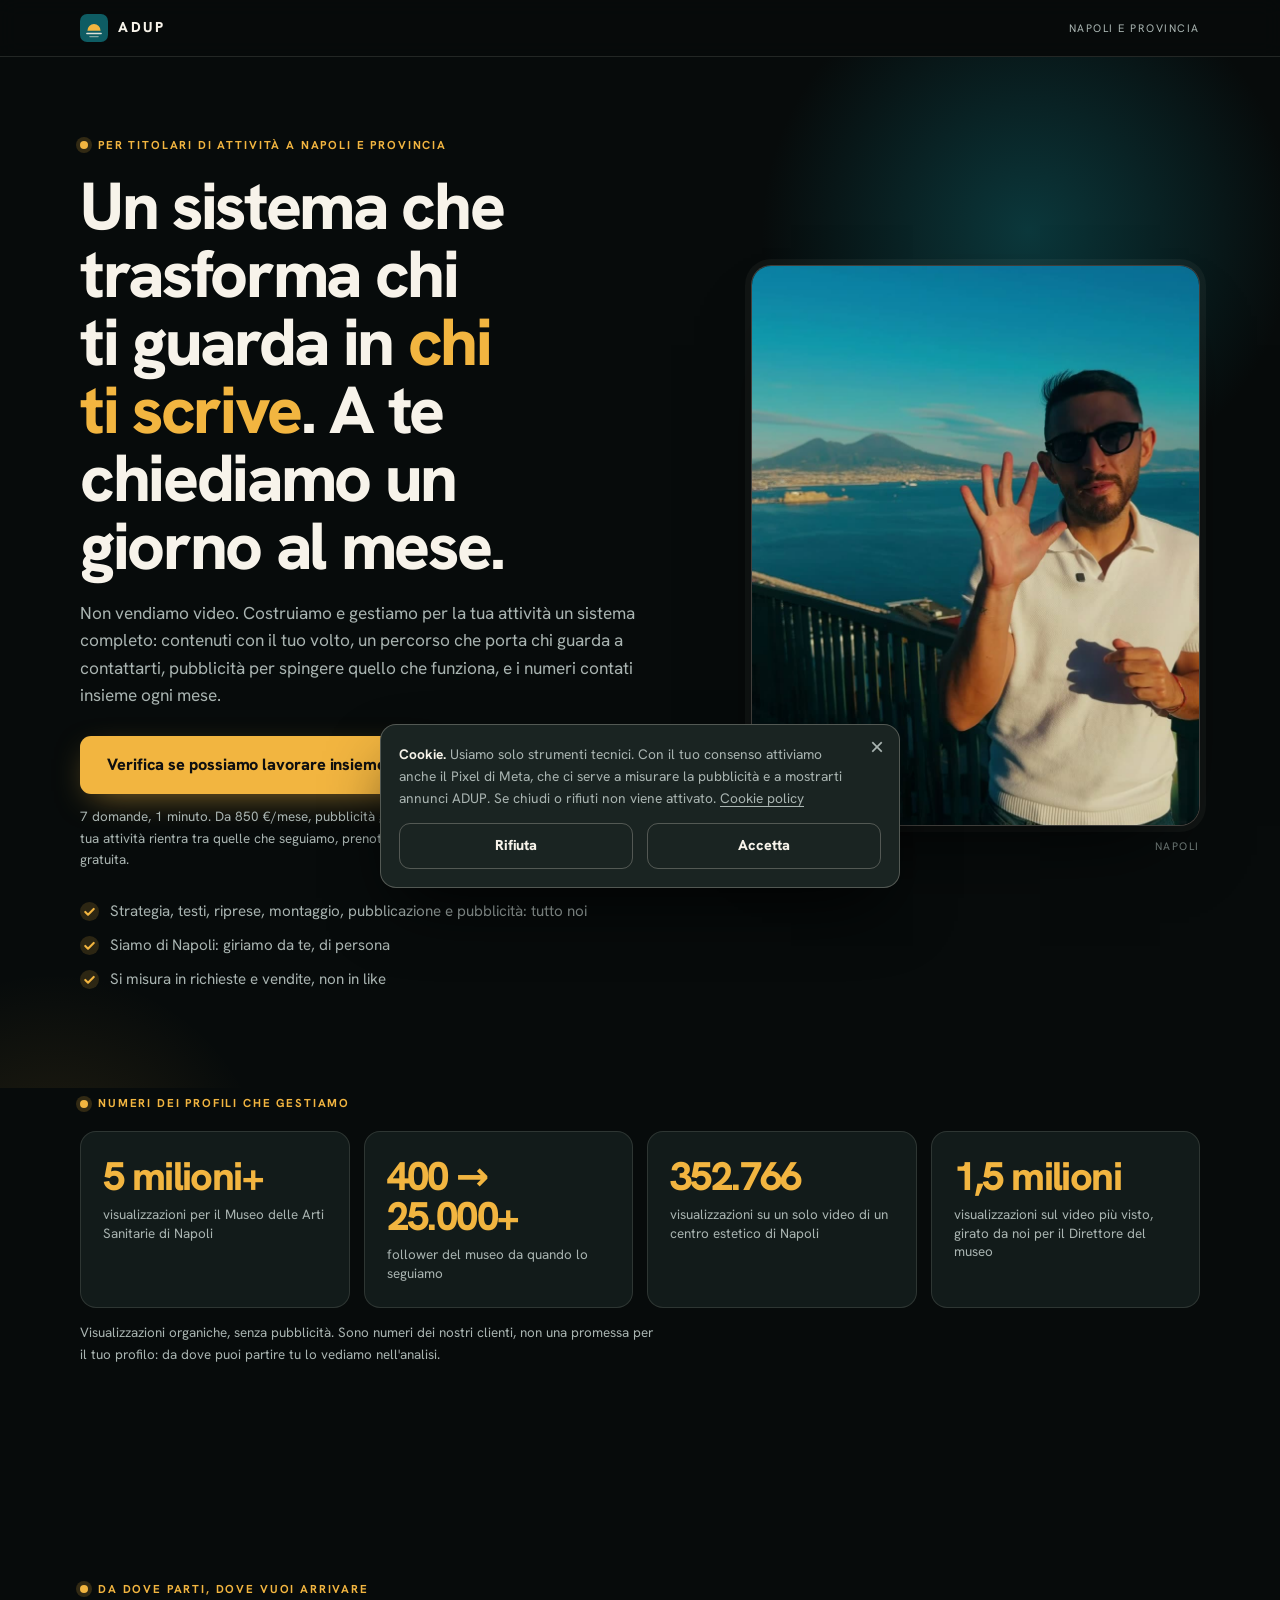
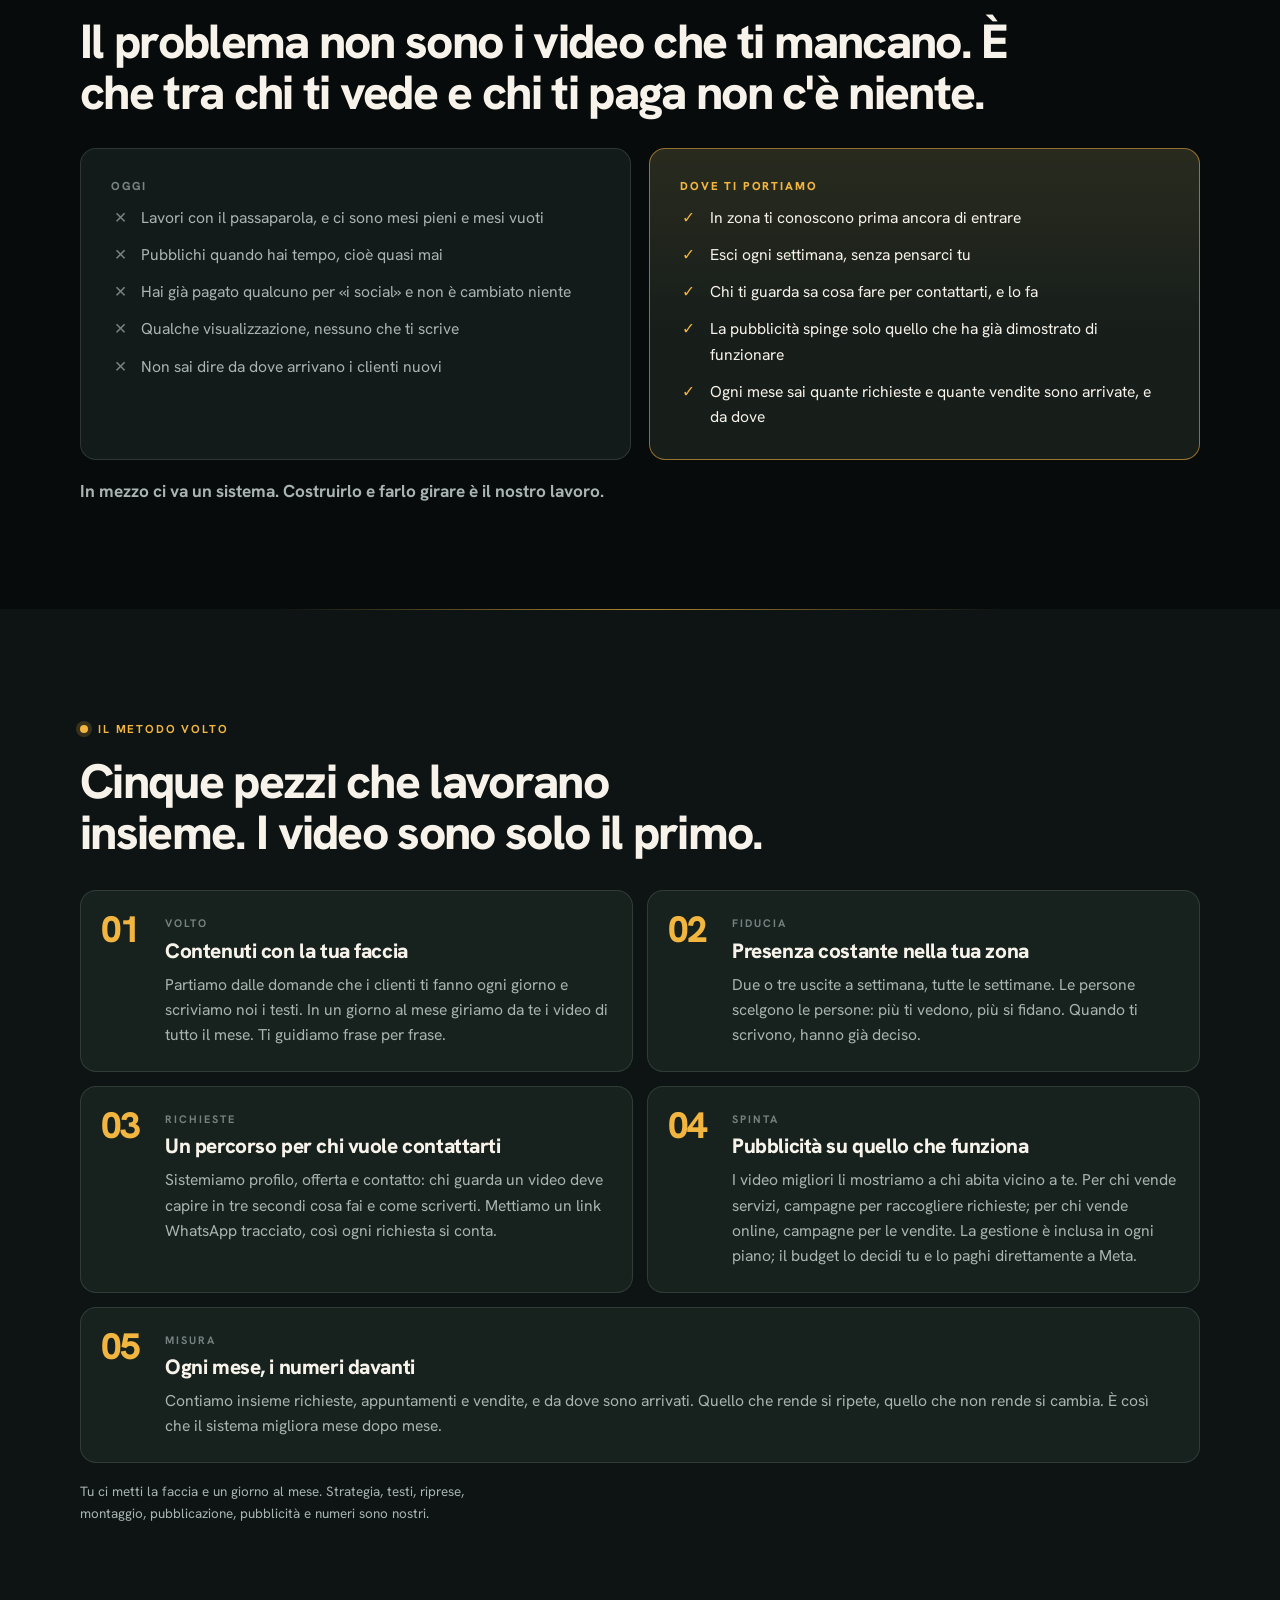
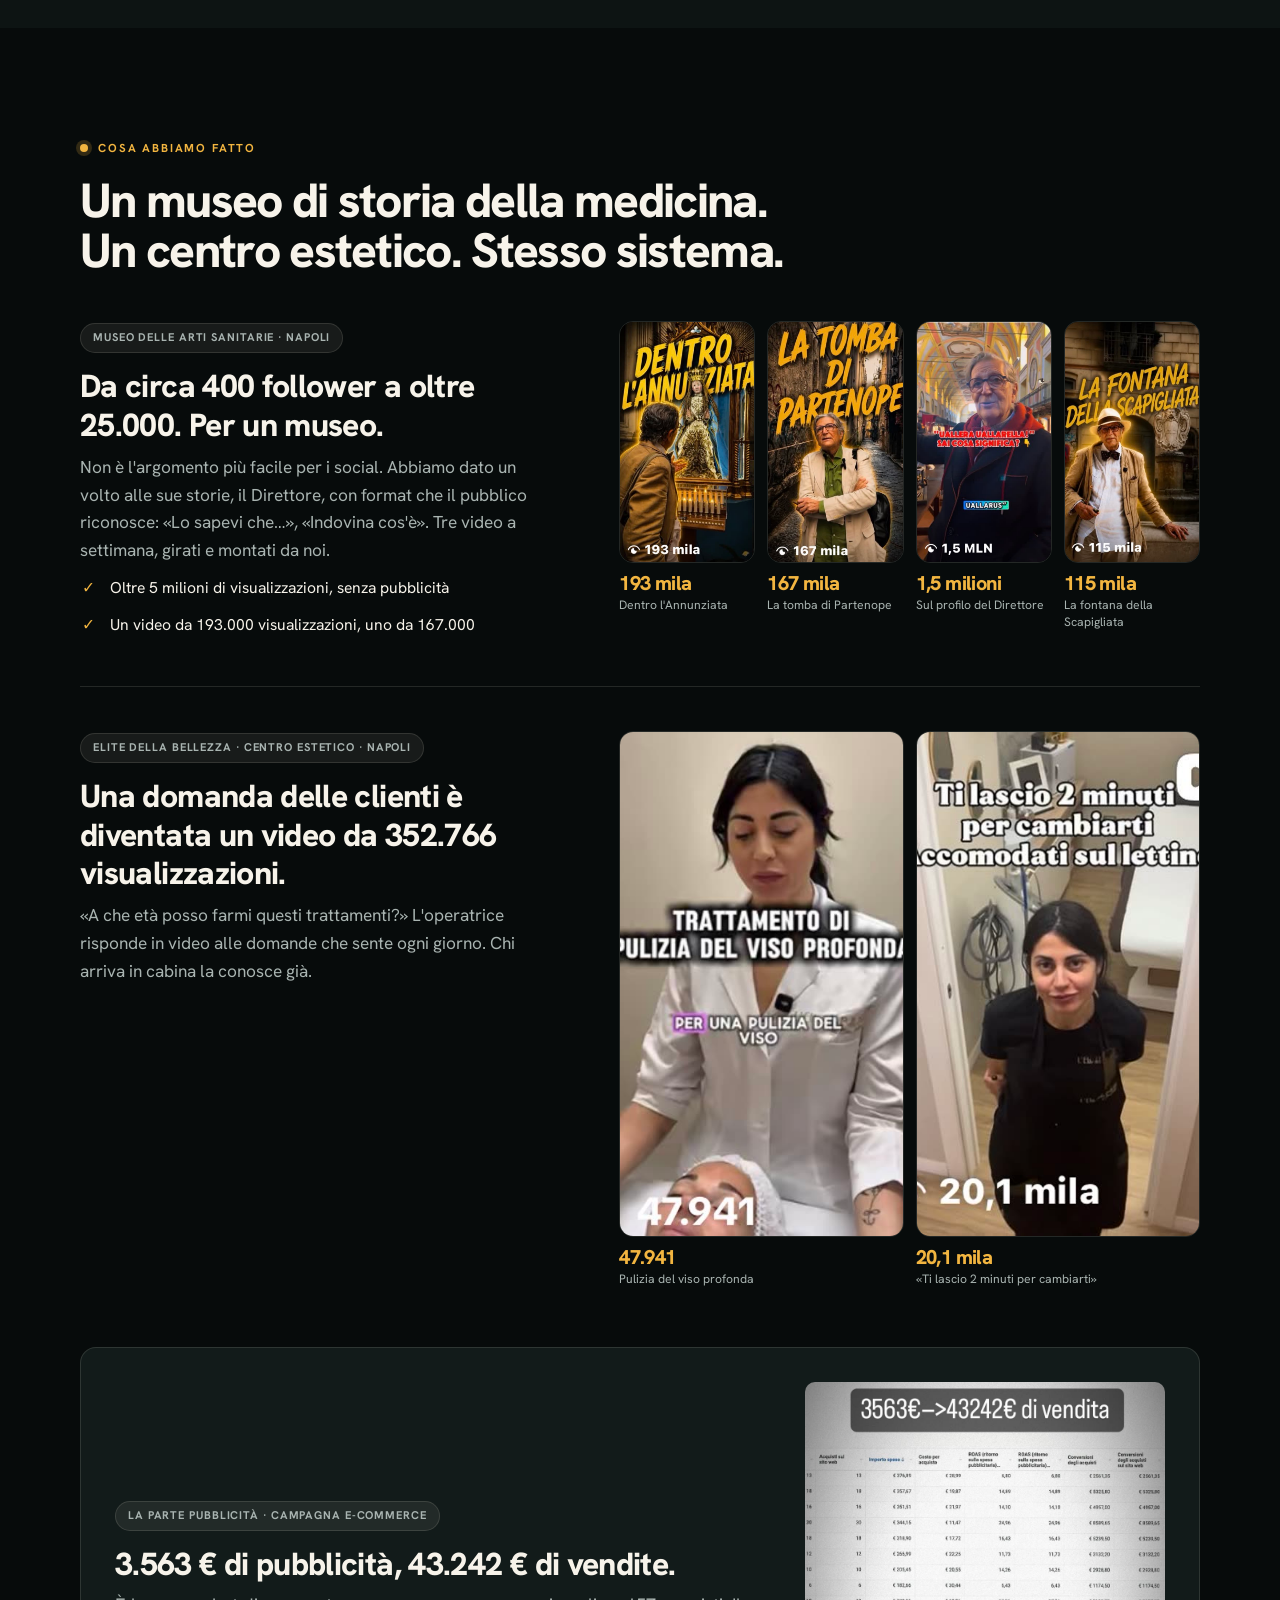
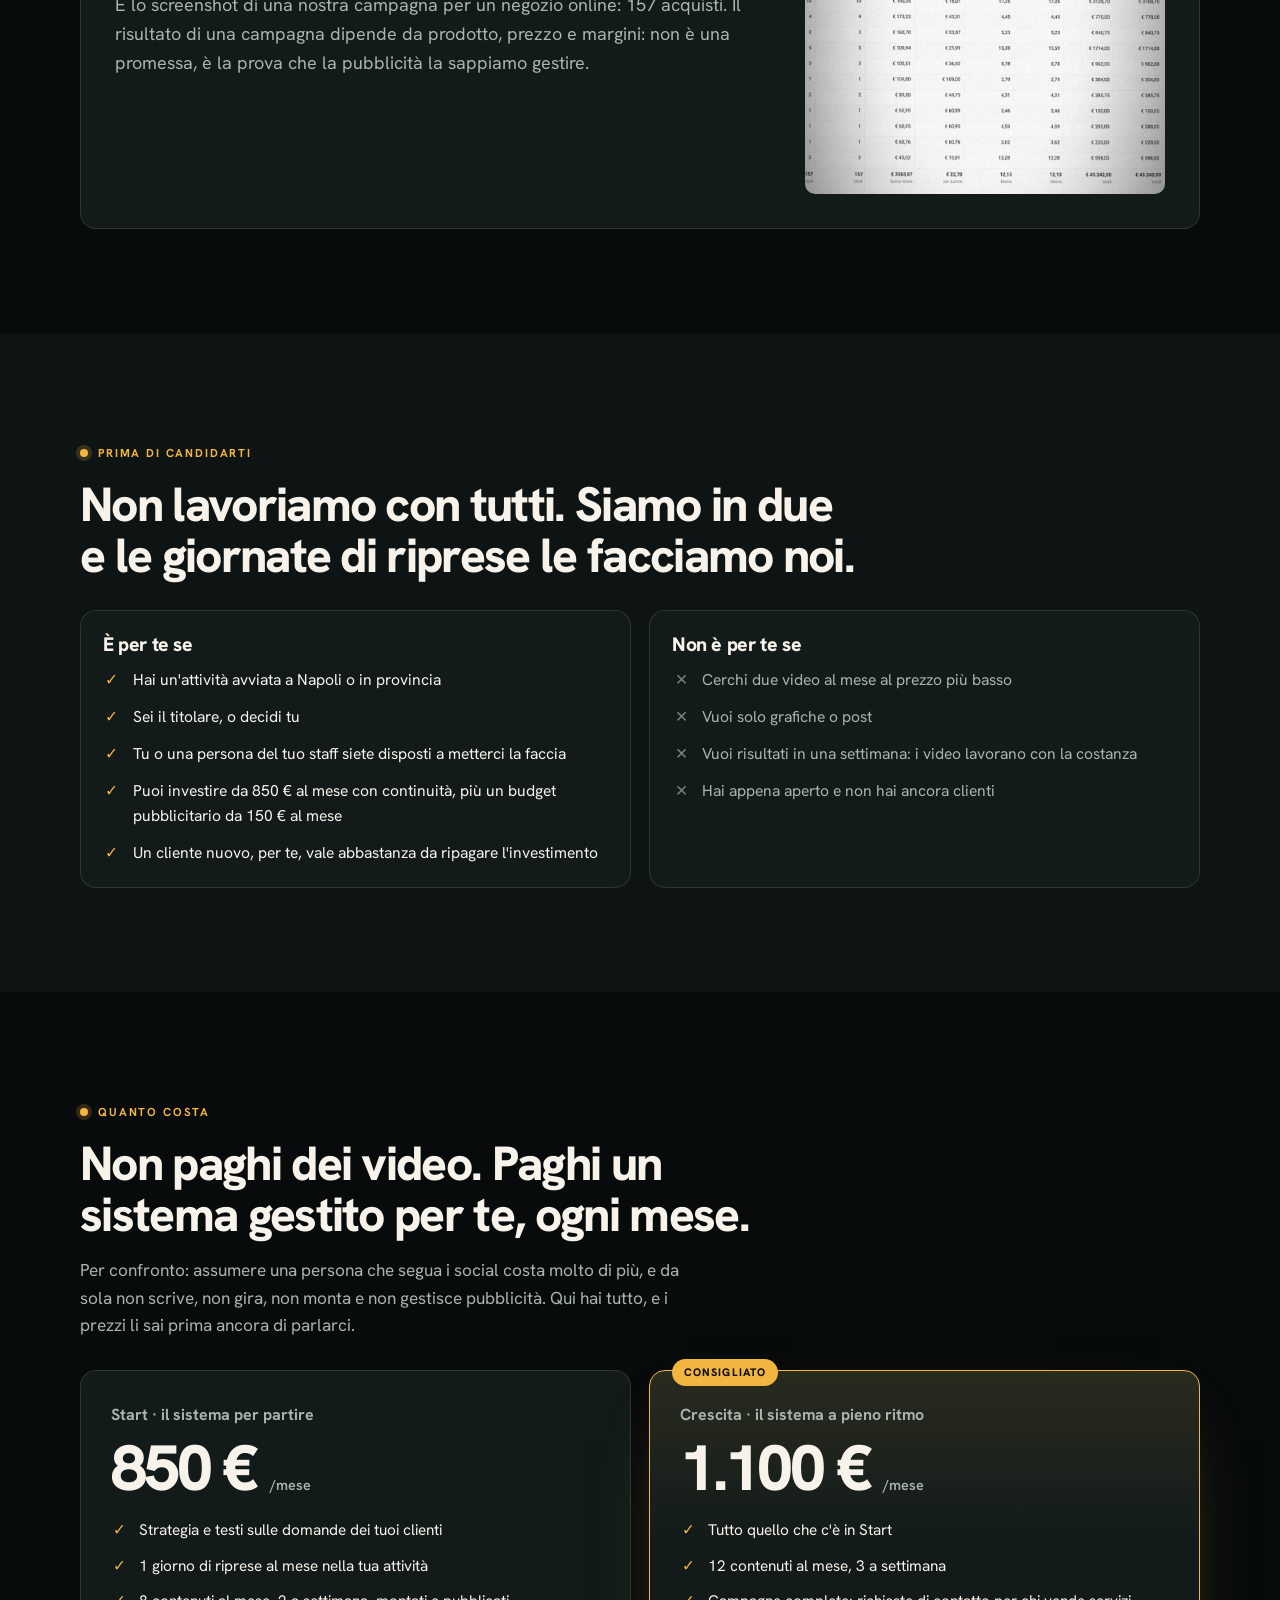
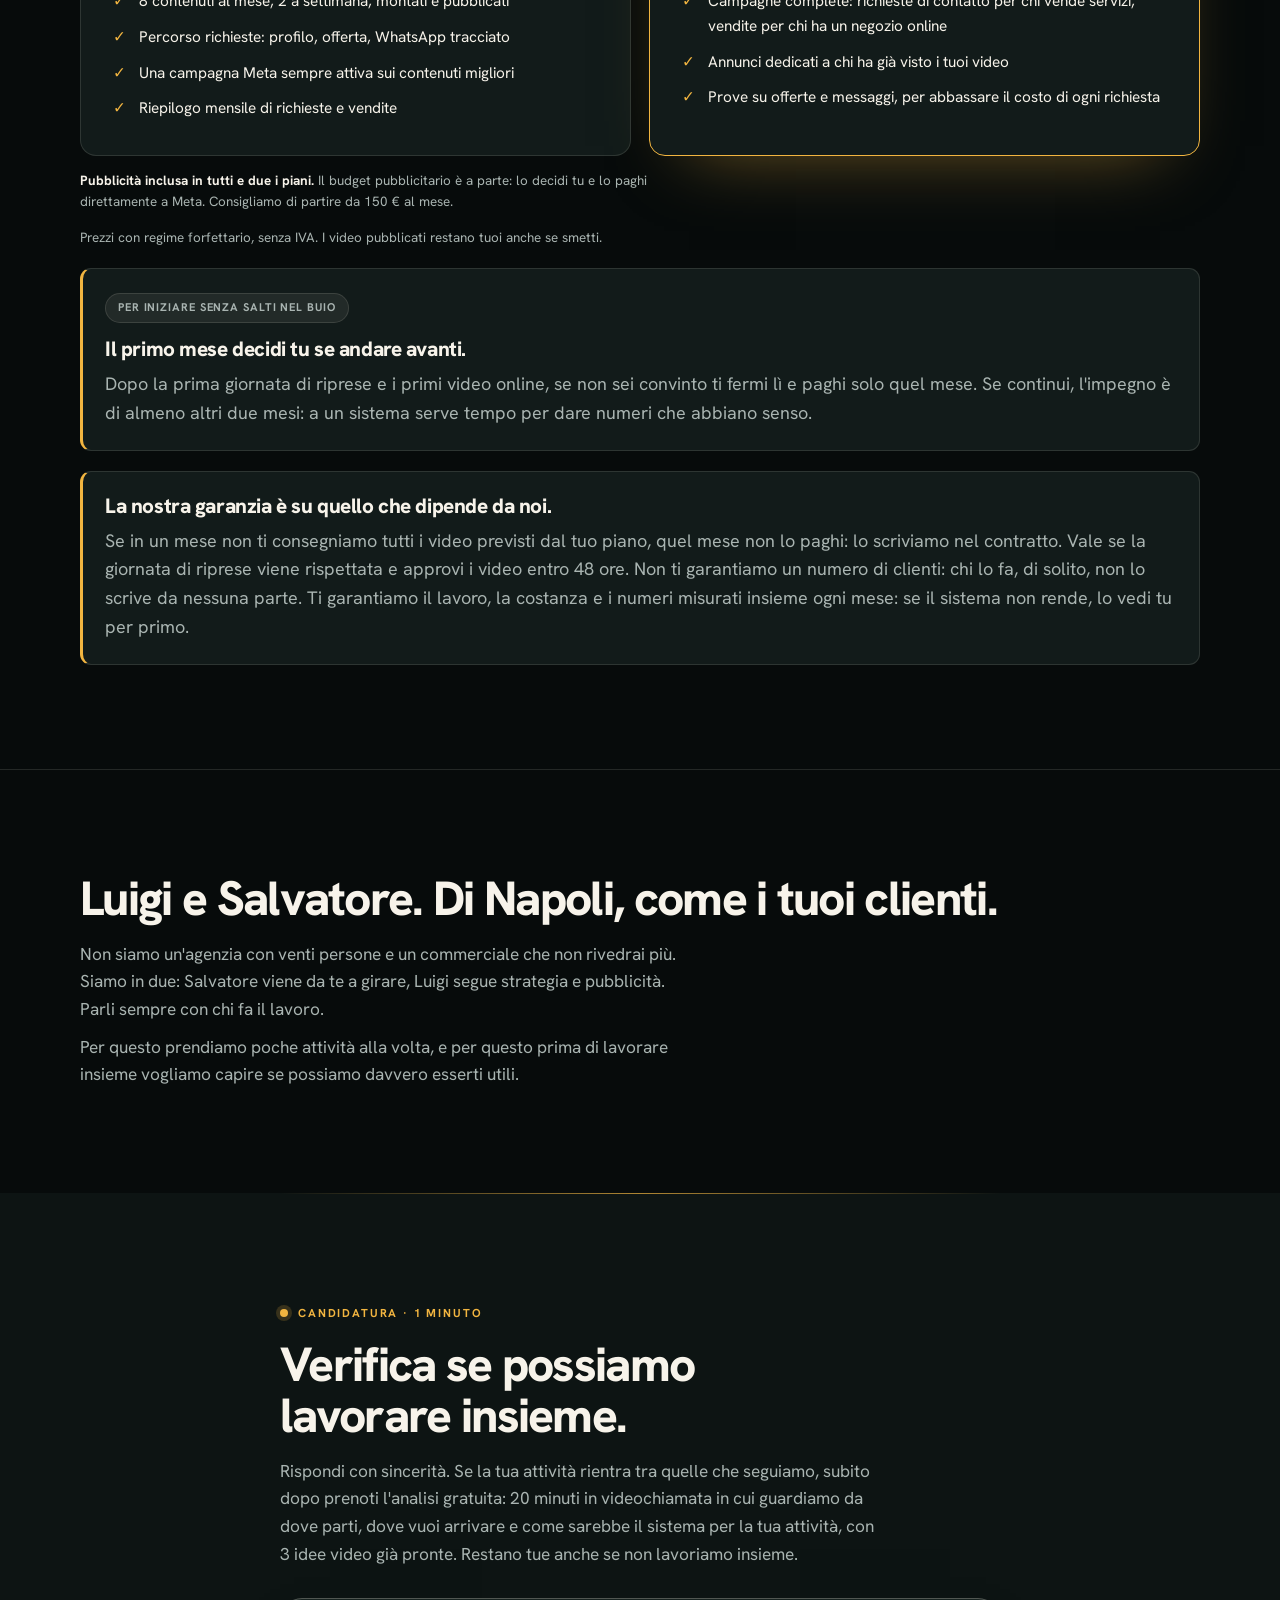
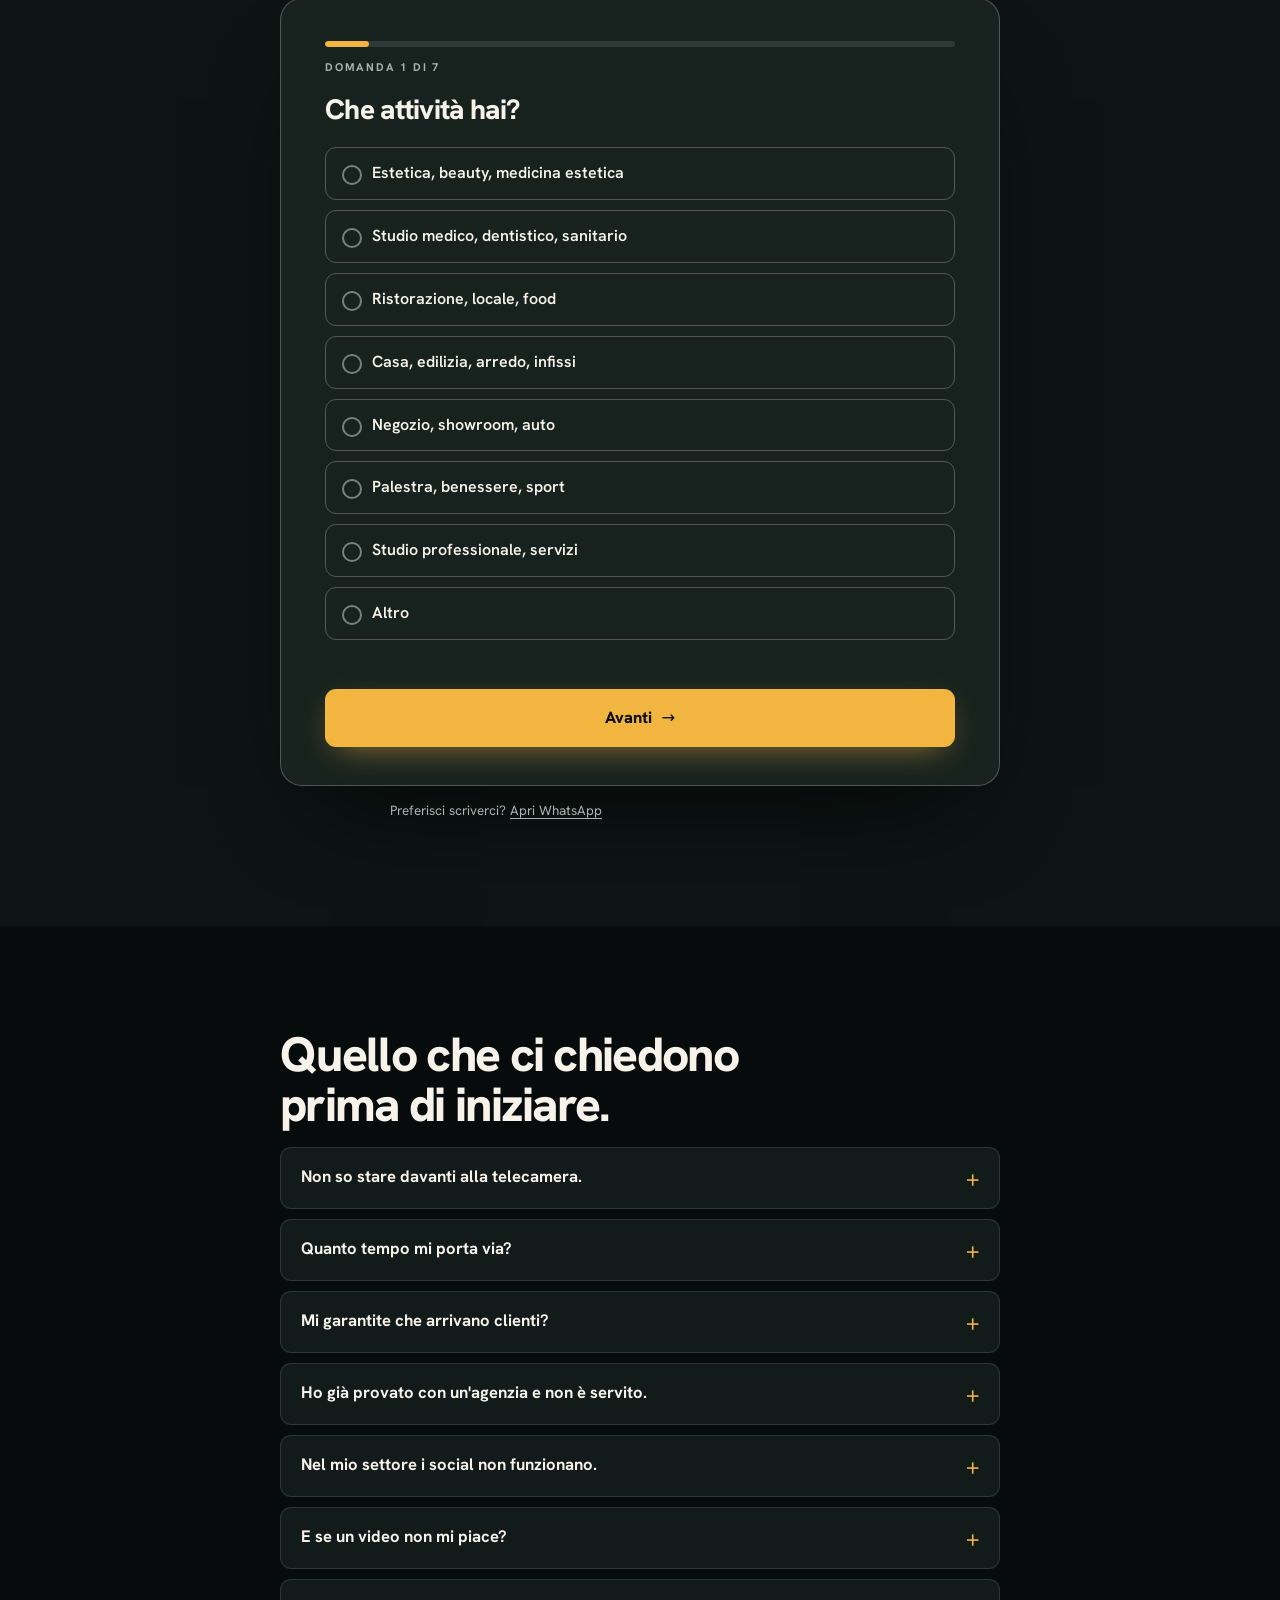
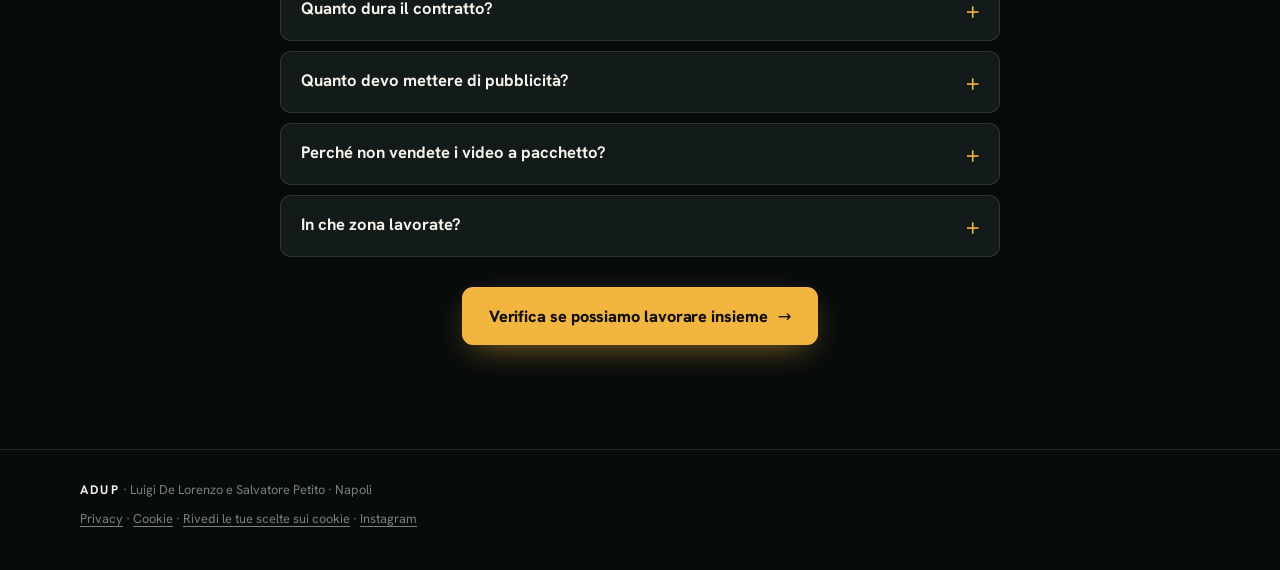
<file: candidatura/index.html>
<!doctype html>
<html lang="it">
<head>
<meta charset="utf-8">
<meta name="viewport" content="width=device-width, initial-scale=1, viewport-fit=cover">
<title>ADUP · Il sistema che porta richieste alle attività di Napoli e provincia</title>
<meta name="description" content="Contenuti con il tuo volto, percorso di contatto, pubblicità e numeri ogni mese: un sistema gestito da noi, un giorno al mese da te. Da 850 €/mese.">
<meta name="robots" content="noindex"><!-- pagina per il traffico ads: togli noindex solo se vuoi che compaia su Google -->
<meta name="theme-color" content="#070B0B">
<meta property="og:type" content="website">
<meta property="og:title" content="ADUP · Un sistema che trasforma chi ti guarda in chi ti scrive">
<meta property="og:description" content="Per titolari di attività a Napoli e provincia. Piani da 850 €/mese.">
<meta property="og:image" content="https://adupagencyna.it/candidatura/media/hero.jpg"><!-- aggiornare se cambia l'indirizzo di pubblicazione -->
<link rel="icon" href="media/logo-adup.png">
<link rel="preload" href="fonts/hanken.woff2" as="font" type="font/woff2" crossorigin>
<link rel="stylesheet" href="style.css?v=8">
<script src="adup.js?v=10"></script>
</head>
<body>

<header class="top">
  <div class="wrap">
    <a class="logo" href="#" aria-label="ADUP">
      <svg viewBox="0 0 32 32" aria-hidden="true"><rect width="32" height="32" rx="8" fill="#0E5C63"/><clipPath id="oriz"><rect width="32" height="19"/></clipPath><circle cx="16" cy="19" r="7.5" fill="#F2B540" clip-path="url(#oriz)"/><rect x="7" y="21.5" width="18" height="1.6" rx=".8" fill="#F5F0E4" opacity=".9"/><rect x="10.5" y="25" width="11" height="1.6" rx=".8" fill="#F5F0E4" opacity=".5"/></svg>
      ADUP
    </a>
    <small>Napoli e provincia</small>
  </div>
</header>

<!-- ───────────── HERO ───────────── -->
<section class="hero">
  <div class="wrap hero-griglia">
    <div>
      <span class="occhiello">Per titolari di attività a Napoli e provincia</span>
      <h1>Un sistema che trasforma chi ti guarda in <span class="evid">chi ti scrive</span>. A te chiediamo un giorno al mese.</h1>
      <p class="sotto">Non vendiamo video. Costruiamo e gestiamo per la tua attività un sistema completo: contenuti con il tuo volto, un percorso che porta chi guarda a contattarti, pubblicità per spingere quello che funziona, e i numeri contati insieme ogni mese.</p>
      <a class="btn btn-gold btn-largo" href="#candidatura" data-cta="hero">Verifica se possiamo lavorare insieme</a>
      <p class="micro">7 domande, 1 minuto. Da 850 €/mese, pubblicità gestita inclusa: se la tua attività rientra tra quelle che seguiamo, prenoti subito l'analisi gratuita.</p>
      <ul class="spunte">
        <li>Strategia, testi, riprese, montaggio, pubblicazione e pubblicità: tutto noi</li>
        <li>Siamo di Napoli: giriamo da te, di persona</li>
        <li>Si misura in richieste e vendite, non in like</li>
      </ul>
    </div>
    <div>
      <div class="video-box" id="video-hero">
        <img src="media/hero.jpg" alt="Salvatore di ADUP sul belvedere di Napoli, con il Vesuvio alle spalle" fetchpriority="high" style="object-position:62% 40%">
        <!-- Il pulsante compare solo se in adup.js è indicato VIDEO_HERO (video rimontato) -->
        <button class="video-play" type="button" data-video-config="VIDEO_HERO" aria-label="Guarda come funziona il sistema" hidden>
          <span class="tondo" aria-hidden="true"></span>
          <span class="et">Come funziona, in tre minuti</span>
        </button>
      </div>
      <p class="didascalia"><span>Salvatore, ADUP</span><span>Napoli</span></p>
    </div>
  </div>
</section>

<!-- ───────────── NUMERI ───────────── -->
<section style="padding-top:0">
  <div class="wrap">
    <span class="occhiello">Numeri dei profili che gestiamo</span>
    <div class="numeri">
      <div class="numero"><b>5 milioni+</b><span>visualizzazioni per il Museo delle Arti Sanitarie di Napoli</span></div>
      <div class="numero"><b>400 → 25.000+</b><span>follower del museo da quando lo seguiamo</span></div>
      <div class="numero"><b>352.766</b><span>visualizzazioni su un solo video di un centro estetico di Napoli</span></div>
      <div class="numero"><b>1,5 milioni</b><span>visualizzazioni sul video più visto, girato da noi per il Direttore del museo</span></div>
    </div>
    <p class="nota">Visualizzazioni organiche, senza pubblicità. Sono numeri dei nostri clienti, non una promessa per il tuo profilo: da dove puoi partire tu lo vediamo nell'analisi.</p>
  </div>
</section>

<!-- ───────────── DA A a B ───────────── -->
<section>
  <div class="wrap">
    <span class="occhiello">Da dove parti, dove vuoi arrivare</span>
    <h2>Il problema non sono i video che ti mancano. È che tra chi ti vede e chi ti paga non c'è niente.</h2>
    <div class="ab">
      <div class="card a">
        <h3>Oggi</h3>
        <ul class="lista no">
          <li>Lavori con il passaparola, e ci sono mesi pieni e mesi vuoti</li>
          <li>Pubblichi quando hai tempo, cioè quasi mai</li>
          <li>Hai già pagato qualcuno per «i social» e non è cambiato niente</li>
          <li>Qualche visualizzazione, nessuno che ti scrive</li>
          <li>Non sai dire da dove arrivano i clienti nuovi</li>
        </ul>
      </div>
      <div class="card b">
        <h3>Dove ti portiamo</h3>
        <ul class="lista si">
          <li>In zona ti conoscono prima ancora di entrare</li>
          <li>Esci ogni settimana, senza pensarci tu</li>
          <li>Chi ti guarda sa cosa fare per contattarti, e lo fa</li>
          <li>La pubblicità spinge solo quello che ha già dimostrato di funzionare</li>
          <li>Ogni mese sai quante richieste e quante vendite sono arrivate, e da dove</li>
        </ul>
      </div>
    </div>
    <p class="sotto" style="margin-top:18px"><strong>In mezzo ci va un sistema. Costruirlo e farlo girare è il nostro lavoro.</strong></p>
  </div>
</section>

<!-- ───────────── IL SISTEMA ───────────── -->
<section class="blu">
  <div class="wrap">
    <span class="occhiello">Il Metodo Volto</span>
    <h2>Cinque pezzi che lavorano insieme. I video sono solo il primo.</h2>
    <div class="sistema">
      <div class="card"><small>Volto</small><h3>Contenuti con la tua faccia</h3><p>Partiamo dalle domande che i clienti ti fanno ogni giorno e scriviamo noi i testi. In un giorno al mese giriamo da te i video di tutto il mese. Ti guidiamo frase per frase.</p></div>
      <div class="card"><small>Fiducia</small><h3>Presenza costante nella tua zona</h3><p>Due o tre uscite a settimana, tutte le settimane. Le persone scelgono le persone: più ti vedono, più si fidano. Quando ti scrivono, hanno già deciso.</p></div>
      <div class="card"><small>Richieste</small><h3>Un percorso per chi vuole contattarti</h3><p>Sistemiamo profilo, offerta e contatto: chi guarda un video deve capire in tre secondi cosa fai e come scriverti. Mettiamo un link WhatsApp tracciato, così ogni richiesta si conta.</p></div>
      <div class="card"><small>Spinta</small><h3>Pubblicità su quello che funziona</h3><p>I video migliori li mostriamo a chi abita vicino a te. Per chi vende servizi, campagne per raccogliere richieste; per chi vende online, campagne per le vendite. La gestione è inclusa in ogni piano; il budget lo decidi tu e lo paghi direttamente a Meta.</p></div>
      <div class="card"><small>Misura</small><h3>Ogni mese, i numeri davanti</h3><p>Contiamo insieme richieste, appuntamenti e vendite, e da dove sono arrivati. Quello che rende si ripete, quello che non rende si cambia. È così che il sistema migliora mese dopo mese.</p></div>
    </div>
    <p class="micro" style="margin-top:18px">Tu ci metti la faccia e un giorno al mese. Strategia, testi, riprese, montaggio, pubblicazione, pubblicità e numeri sono nostri.</p>
  </div>
</section>

<!-- ───────────── CASI ───────────── -->
<section>
  <div class="wrap">
    <span class="occhiello">Cosa abbiamo fatto</span>
    <h2>Un museo di storia della medicina. Un centro estetico. Stesso sistema.</h2>

    <div class="caso" style="margin-top:44px">
      <div>
        <span class="tag">Museo delle Arti Sanitarie · Napoli</span>
        <h3 style="font-size:2rem">Da circa 400 follower a oltre 25.000. Per un museo.</h3>
        <p class="sotto" style="margin-top:10px">Non è l'argomento più facile per i social. Abbiamo dato un volto alle sue storie, il Direttore, con format che il pubblico riconosce: «Lo sapevi che…», «Indovina cos'è». Tre video a settimana, girati e montati da noi.</p>
        <ul class="lista si"><li>Oltre 5 milioni di visualizzazioni, senza pubblicità</li><li>Un video da 193.000 visualizzazioni, uno da 167.000</li></ul>
      </div>
      <div class="reel-riga" style="margin-top:0">
        <figure class="reel"><img src="media/IMG_5395.jpg" alt="Screenshot reel del museo, 193 mila visualizzazioni" loading="lazy"><figcaption><b>193 mila</b>Dentro l'Annunziata</figcaption></figure>
        <figure class="reel"><img src="media/IMG_5397.jpg" alt="Screenshot reel del museo, 167 mila visualizzazioni" loading="lazy"><figcaption><b>167 mila</b>La tomba di Partenope</figcaption></figure>
        <figure class="reel"><img src="media/IMG_5398.jpg" alt="Screenshot reel, 1,5 milioni di visualizzazioni" loading="lazy"><figcaption><b>1,5 milioni</b>Sul profilo del Direttore</figcaption></figure>
        <figure class="reel"><img src="media/IMG_5396.jpg" alt="Screenshot reel del museo, 115 mila visualizzazioni" loading="lazy"><figcaption><b>115 mila</b>La fontana della Scapigliata</figcaption></figure>
      </div>
    </div>

    <div class="caso">
      <div>
        <span class="tag">Elite della Bellezza · Centro estetico · Napoli</span>
        <h3 style="font-size:2rem">Una domanda delle clienti è diventata un video da 352.766 visualizzazioni.</h3>
        <p class="sotto" style="margin-top:10px">«A che età posso farmi questi trattamenti?» L'operatrice risponde in video alle domande che sente ogni giorno. Chi arriva in cabina la conosce già.</p>
        <div class="provvisorio" style="margin-top:14px">
          <p><strong>Qui va la prova più importante della pagina:</strong> 2-3 righe firmate da Elisa (nome, attività) su cosa è cambiato in termini di richieste e appuntamenti, meglio ancora un video di 30 secondi, più uno screenshot di messaggi «vi ho visti su Instagram» (nomi coperti).</p>
        </div>
      </div>
      <div class="reel-riga" style="margin-top:0">
        <figure class="reel"><img src="media/IMG_5405.jpg" alt="Screenshot reel centro estetico, 47.941 visualizzazioni" loading="lazy"><figcaption><b>47.941</b>Pulizia del viso profonda</figcaption></figure>
        <figure class="reel"><img src="media/IMG_5399.jpg" alt="Screenshot reel centro estetico, 20,1 mila visualizzazioni" loading="lazy"><figcaption><b>20,1 mila</b>«Ti lascio 2 minuti per cambiarti»</figcaption></figure>
      </div>
    </div>
    <div class="prova-ads">
      <div>
        <span class="tag">La parte pubblicità · campagna e-commerce</span>
        <h3 style="font-size:2rem">3.563 € di pubblicità, 43.242 € di vendite.</h3>
        <p style="margin-top:8px;color:var(--testo-2)">È lo screenshot di una nostra campagna per un negozio online: 157 acquisti. Il risultato di una campagna dipende da prodotto, prezzo e margini: non è una promessa, è la prova che la pubblicità la sappiamo gestire.</p>
      </div>
      <img src="media/ads-1.jpg" alt="Screenshot di Gestione inserzioni: 157 acquisti, 3.563,87 € spesi, 43.242 € di vendite" loading="lazy">
    </div>
  </div>
</section>

<!-- ───────────── PER CHI ───────────── -->
<section style="background:var(--carta-2)">
  <div class="wrap">
    <span class="occhiello">Prima di candidarti</span>
    <h2>Non lavoriamo con tutti. Siamo in due e le giornate di riprese le facciamo noi.</h2>
    <div class="griglia due">
      <div class="card">
        <h3>È per te se</h3>
        <ul class="lista si">
          <li>Hai un'attività avviata a Napoli o in provincia</li>
          <li>Sei il titolare, o decidi tu</li>
          <li>Tu o una persona del tuo staff siete disposti a metterci la faccia</li>
          <li>Puoi investire da 850 € al mese con continuità, più un budget pubblicitario da 150 € al mese</li>
          <li>Un cliente nuovo, per te, vale abbastanza da ripagare l'investimento</li>
        </ul>
      </div>
      <div class="card">
        <h3>Non è per te se</h3>
        <ul class="lista no">
          <li>Cerchi due video al mese al prezzo più basso</li>
          <li>Vuoi solo grafiche o post</li>
          <li>Vuoi risultati in una settimana: i video lavorano con la costanza</li>
          <li>Hai appena aperto e non hai ancora clienti</li>
        </ul>
      </div>
    </div>
  </div>
</section>

<!-- ───────────── OFFERTA ───────────── -->
<section id="offerta">
  <div class="wrap">
    <span class="occhiello">Quanto costa</span>
    <h2>Non paghi dei video. Paghi un sistema gestito per te, ogni mese.</h2>
    <p class="sotto">Per confronto: assumere una persona che segua i social costa molto di più, e da sola non scrive, non gira, non monta e non gestisce pubblicità. Qui hai tutto, e i prezzi li sai prima ancora di parlarci.</p>
    <div class="piani">
      <div class="piano">
        <h3>Start · il sistema per partire</h3>
        <p class="prezzo">850 € <small>/mese</small></p>
        <ul>
          <li>Strategia e testi sulle domande dei tuoi clienti</li>
          <li>1 giorno di riprese al mese nella tua attività</li>
          <li>8 contenuti al mese, 2 a settimana, montati e pubblicati</li>
          <li>Percorso richieste: profilo, offerta, WhatsApp tracciato</li>
          <li>Una campagna Meta sempre attiva sui contenuti migliori</li>
          <li>Riepilogo mensile di richieste e vendite</li>
        </ul>
      </div>
      <div class="piano scelto">
        <span class="badge">Consigliato</span>
        <h3>Crescita · il sistema a pieno ritmo</h3>
        <p class="prezzo">1.100 € <small>/mese</small></p>
        <ul>
          <li>Tutto quello che c'è in Start</li>
          <li>12 contenuti al mese, 3 a settimana</li>
          <li>Campagne complete: richieste di contatto per chi vende servizi, vendite per chi ha un negozio online</li>
          <li>Annunci dedicati a chi ha già visto i tuoi video</li>
          <li>Prove su offerte e messaggi, per abbassare il costo di ogni richiesta</li>
        </ul>
      </div>
    </div>
    <p class="nota"><strong>Pubblicità inclusa in tutti e due i piani.</strong> Il budget pubblicitario è a parte: lo decidi tu e lo paghi direttamente a Meta. Consigliamo di partire da 150 € al mese.</p>
    <p class="nota">Prezzi con regime forfettario, senza IVA. I video pubblicati restano tuoi anche se smetti.</p>

    <div class="primo-mese">
      <span class="tag">Per iniziare senza salti nel buio</span>
      <h3>Il primo mese decidi tu se andare avanti.</h3>
      <p style="margin-top:8px;color:var(--testo-2)">Dopo la prima giornata di riprese e i primi video online, se non sei convinto ti fermi lì e paghi solo quel mese. Se continui, l'impegno è di almeno altri due mesi: a un sistema serve tempo per dare numeri che abbiano senso.</p>
    </div>
    <div class="garanzia">
      <h3>La nostra garanzia è su quello che dipende da noi.</h3>
      <p style="margin-top:8px;color:var(--testo-2)">Se in un mese non ti consegniamo tutti i video previsti dal tuo piano, quel mese non lo paghi: lo scriviamo nel contratto. Vale se la giornata di riprese viene rispettata e approvi i video entro 48 ore. Non ti garantiamo un numero di clienti: chi lo fa, di solito, non lo scrive da nessuna parte. Ti garantiamo il lavoro, la costanza e i numeri misurati insieme ogni mese: se il sistema non rende, lo vedi tu per primo.</p>
    </div>
  </div>
</section>

<!-- ───────────── CHI SIAMO ───────────── -->
<section style="border-top:1px solid var(--filo)">
  <div class="wrap">
    <div class="caso">
      <div class="provvisorio" style="max-width:300px;margin-inline:auto"><p>Qui va una foto di Luigi e Salvatore insieme, al lavoro durante una giornata di riprese.</p></div>
      <div>
        <h2>Luigi e Salvatore. Di Napoli, come i tuoi clienti.</h2>
        <p class="sotto">Non siamo un'agenzia con venti persone e un commerciale che non rivedrai più. Siamo in due: Salvatore viene da te a girare, Luigi segue strategia e pubblicità. Parli sempre con chi fa il lavoro.</p>
        <p class="sotto" style="margin-top:10px">Per questo prendiamo poche attività alla volta, e per questo prima di lavorare insieme vogliamo capire se possiamo davvero esserti utili.</p>
      </div>
    </div>
  </div>
</section>

<!-- ───────────── MODULO ───────────── -->
<section class="scuro" id="candidatura">
  <div class="stretto">
    <span class="occhiello">Candidatura · 1 minuto</span>
    <h2>Verifica se possiamo lavorare insieme.</h2>
    <p class="sotto">Rispondi con sincerità. Se la tua attività rientra tra quelle che seguiamo, subito dopo prenoti l'analisi gratuita: 20 minuti in videochiamata in cui guardiamo da dove parti, dove vuoi arrivare e come sarebbe il sistema per la tua attività, con 3 idee video già pronte. Restano tue anche se non lavoriamo insieme.</p>

    <form class="modulo" id="modulo" novalidate>
      <div class="barra" aria-hidden="true"><i id="barra"></i></div>
      <p class="passo-n" id="passo-n">Domanda 1 di 7</p>

      <fieldset class="attivo" data-nome="attivita">
        <legend>Che attività hai?</legend>
        <div class="opzioni">
          <div class="opz"><input type="radio" name="attivita" id="a1" value="Estetica / beauty / medicina estetica"><label for="a1">Estetica, beauty, medicina estetica</label></div>
          <div class="opz"><input type="radio" name="attivita" id="a2" value="Studio medico / dentistico / sanitario"><label for="a2">Studio medico, dentistico, sanitario</label></div>
          <div class="opz"><input type="radio" name="attivita" id="a3" value="Ristorazione / locale / food"><label for="a3">Ristorazione, locale, food</label></div>
          <div class="opz"><input type="radio" name="attivita" id="a4" value="Casa / edilizia / arredo / infissi"><label for="a4">Casa, edilizia, arredo, infissi</label></div>
          <div class="opz"><input type="radio" name="attivita" id="a5" value="Negozio / showroom / auto"><label for="a5">Negozio, showroom, auto</label></div>
          <div class="opz"><input type="radio" name="attivita" id="a6" value="Palestra / benessere / sport"><label for="a6">Palestra, benessere, sport</label></div>
          <div class="opz"><input type="radio" name="attivita" id="a7" value="Studio professionale / servizi"><label for="a7">Studio professionale, servizi</label></div>
          <div class="opz"><input type="radio" name="attivita" id="a8" value="Altro"><label for="a8">Altro</label></div>
        </div>
      </fieldset>

      <fieldset data-nome="obiettivo">
        <legend>Cosa vuoi ottenere nei prossimi 6 mesi?</legend>
        <p class="aiuto">Scegli la cosa più importante: il sistema si costruisce su questa.</p>
        <div class="opzioni">
          <div class="opz"><input type="radio" name="obiettivo" id="o1" value="Più clienti in sede"><label for="o1">Più clienti che entrano nella mia attività</label></div>
          <div class="opz"><input type="radio" name="obiettivo" id="o2" value="Più richieste e appuntamenti"><label for="o2">Più richieste di preventivo e appuntamenti</label></div>
          <div class="opz"><input type="radio" name="obiettivo" id="o3" value="Vendere online"><label for="o3">Vendere di più online</label></div>
          <div class="opz"><input type="radio" name="obiettivo" id="o4" value="Farmi conoscere in zona"><label for="o4">Farmi conoscere nella mia zona</label></div>
        </div>
      </fieldset>

      <fieldset data-nome="zona">
        <legend>Dove si trova?</legend>
        <p class="aiuto">Le riprese le facciamo di persona, nella tua sede.</p>
        <div class="opzioni">
          <div class="opz"><input type="radio" name="zona" id="z1" value="napoli"><label for="z1">Napoli città</label></div>
          <div class="opz"><input type="radio" name="zona" id="z2" value="provincia"><label for="z2">Provincia di Napoli</label></div>
          <div class="opz"><input type="radio" name="zona" id="z3" value="campania"><label for="z3">Altra provincia della Campania</label></div>
          <div class="opz"><input type="radio" name="zona" id="z4" value="fuori"><label for="z4">Fuori dalla Campania</label></div>
        </div>
      </fieldset>

      <fieldset data-nome="ruolo">
        <legend>Qual è il tuo ruolo?</legend>
        <div class="opzioni">
          <div class="opz"><input type="radio" name="ruolo" id="r1" value="titolare"><label for="r1">Sono il titolare o un socio</label></div>
          <div class="opz"><input type="radio" name="ruolo" id="r2" value="responsabile"><label for="r2">Sono il responsabile e decido io su marketing e fornitori</label></div>
          <div class="opz"><input type="radio" name="ruolo" id="r3" value="dipendente"><label for="r3">Lavoro nell'attività, ma non decido io</label></div>
        </div>
      </fieldset>

      <fieldset data-nome="anni">
        <legend>Da quanto è aperta l'attività?</legend>
        <div class="opzioni">
          <div class="opz"><input type="radio" name="anni" id="n1" value="meno di 1 anno"><label for="n1">Meno di 1 anno</label></div>
          <div class="opz"><input type="radio" name="anni" id="n2" value="1-3 anni"><label for="n2">Da 1 a 3 anni</label></div>
          <div class="opz"><input type="radio" name="anni" id="n3" value="più di 3 anni"><label for="n3">Più di 3 anni</label></div>
        </div>
      </fieldset>

      <fieldset data-nome="investimento">
        <legend>Il sistema parte da 850 € al mese, più il budget pubblicitario che decidi tu. Come ti poni?</legend>
        <p class="aiuto">Meglio saperlo adesso che dopo una telefonata: non facciamo perdere tempo a nessuno.</p>
        <div class="opzioni">
          <div class="opz"><input type="radio" name="investimento" id="i1" value="si"><label for="i1">È un investimento che posso sostenere<small>se il piano mi convince</small></label></div>
          <div class="opz"><input type="radio" name="investimento" id="i4" value="da capire"><label for="i4">Potrei sostenerlo, ma prima devo capire bene cosa ottengo</label></div>
          <div class="opz"><input type="radio" name="investimento" id="i3" value="no"><label for="i3">Al momento è fuori dal mio budget</label></div>
        </div>
      </fieldset>

      <fieldset data-nome="contatti">
        <legend>Ultimo passo: dove ti contattiamo?</legend>
        <p class="aiuto">Ti scrive Salvatore su WhatsApp. Niente call center, niente newsletter.</p>
        <div class="campo"><label for="nome">Nome e cognome</label><input type="text" id="nome" name="nome" autocomplete="name" required></div>
        <div class="campo"><label for="nome_attivita">Nome dell'attività</label><input type="text" id="nome_attivita" name="nome_attivita" autocomplete="organization" required></div>
        <div class="campo"><label for="telefono">Numero WhatsApp</label><input type="tel" id="telefono" name="telefono" autocomplete="tel" inputmode="tel" placeholder="es. 333 1234567" required></div>
        <div class="campo"><label for="profilo">Instagram o TikTok dell'attività <span style="font-weight:400;color:var(--testo-2)">(facoltativo)</span></label><input type="text" id="profilo" name="profilo" placeholder="@nomeattivita" autocapitalize="none"></div>
        <div class="miele" aria-hidden="true"><label>Lascia vuoto <input type="text" name="sito_web" tabindex="-1" autocomplete="off"></label></div>
        <label class="consenso"><input type="checkbox" id="privacy" required><span>Ho letto la <a href="privacy.html" target="_blank" rel="noopener">privacy policy</a> e chiedo di essere ricontattato per l'analisi gratuita.</span></label>
      </fieldset>

      <p class="errore" id="errore" role="alert"></p>
      <div class="azioni">
        <button type="button" class="indietro" id="indietro" hidden>Indietro</button>
        <button type="button" class="btn btn-gold" id="avanti">Avanti</button>
      </div>
    </form>
    <p class="micro" style="text-align:center;margin-top:14px">Preferisci scriverci? <a href="#" data-wa="Ciao! Ho visto la pagina ADUP e vorrei capire se potete seguire la mia attività.">Apri WhatsApp</a></p>
  </div>
</section>

<!-- ───────────── FAQ ───────────── -->
<section>
  <div class="stretto">
    <h2>Quello che ci chiedono prima di iniziare.</h2>
    <details><summary>Non so stare davanti alla telecamera.</summary><p>Quasi nessuno dei nostri clienti lo sapeva fare, all'inizio. Arriviamo con i testi pronti e ti guidiamo frase per frase. Se proprio non vuoi comparire tu, il volto può essere una persona del tuo staff.</p></details>
    <details><summary>Quanto tempo mi porta via?</summary><p>Un giorno di riprese al mese, concordato in anticipo, e pochi minuti a settimana per approvare i video su WhatsApp. Il resto lo facciamo noi.</p></details>
    <details><summary>Mi garantite che arrivano clienti?</summary><p>No, e diffida di chi te lo garantisce: nessuno controlla da solo quante persone entrano nella tua attività. Ti garantiamo quello che dipende da noi, cioè i video consegnati ogni mese, e misuriamo insieme le richieste che arrivano. Se i numeri non ti convincono, dopo il primo mese puoi fermarti senza penali.</p></details>
    <details><summary>Ho già provato con un'agenzia e non è servito.</summary><p>Di solito il problema è questo: grafiche, post fatti da lontano, nessun volto e nessuna costanza. Noi veniamo da te, giriamo video con persone vere e pubblichiamo ogni settimana. E non ci fermiamo ai video: costruiamo il percorso che porta chi guarda a scriverti, e contiamo le richieste ogni mese.</p></details>
    <details><summary>Nel mio settore i social non funzionano.</summary><p>Anche un museo di storia della medicina sembrava un argomento impossibile per i social. I video funzionano quando rispondono alle domande che i clienti fanno davvero: ogni attività ne ha. Nell'analisi ti diciamo onestamente se nel tuo caso ha senso oppure no.</p></details>
    <details><summary>E se un video non mi piace?</summary><p>Ogni video ti arriva su WhatsApp prima di uscire. Se qualcosa non va lo sistemiamo. Senza il tuo ok non si pubblica niente.</p></details>
    <details><summary>Quanto dura il contratto?</summary><p>Dopo il primo mese puoi fermarti senza penali. Se continui, l'impegno è di almeno altri due mesi, perché a un sistema serve tempo per dare numeri che abbiano senso; poi si va avanti mese per mese.</p></details>
    <details><summary>Quanto devo mettere di pubblicità?</summary><p>Lo decidi tu. Per un'attività locale consigliamo di partire da 150 € al mese, circa 5 € al giorno: bastano a far vedere i contenuti migliori a chi abita vicino a te. Li paghi direttamente a Meta, con la tua carta: noi gestiamo le campagne, non tocchiamo il budget. Ogni mese vedi quanto hai speso e cosa è arrivato.</p></details>
    <details><summary>Perché non vendete i video a pacchetto?</summary><p>Perché un video ogni tanto non sposta niente, e ti prenderemmo soldi per nulla. Quello che porta richieste è il sistema: costanza, un percorso chiaro per contattarti, pubblicità sui contenuti che funzionano e numeri controllati ogni mese.</p></details>
    <details><summary>In che zona lavorate?</summary><p>Napoli e provincia. Per il resto della Campania valutiamo caso per caso.</p></details>
    <div style="text-align:center;margin-top:30px"><a class="btn btn-gold btn-largo" href="#candidatura" data-cta="faq">Verifica se possiamo lavorare insieme</a></div>
  </div>
</section>

<footer>
  <div class="wrap">
    <p><strong>ADUP</strong> · Luigi De Lorenzo e Salvatore Petito · Napoli</p>
    <p><a href="privacy.html">Privacy</a> · <a href="cookie.html">Cookie</a> · <a href="#" data-preferenze>Rivedi le tue scelte sui cookie</a> · <a href="https://www.instagram.com/adupagency" rel="noopener">Instagram</a></p>
  </div>
</footer>

<div class="fissa" id="fissa"><a class="btn btn-gold" href="#candidatura" data-cta="barra">Verifica se possiamo lavorare insieme</a></div>

<!-- Banner cookie: compare solo se è configurato il Pixel (ADUP_CONFIG.PIXEL_ID) -->
<div class="cookie" id="cookie" role="dialog" aria-label="Cookie">
  <button class="chiudi" type="button" aria-label="Chiudi e rifiuta">×</button>
  <p><strong style="color:var(--testo)">Cookie.</strong> Usiamo solo strumenti tecnici. Con il tuo consenso attiviamo anche il Pixel di Meta, che ci serve a misurare la pubblicità e a mostrarti annunci ADUP. Se chiudi o rifiuti non viene attivato. <a href="cookie.html">Cookie policy</a></p>
  <div class="azioni">
    <button class="btn btn-linea" type="button" data-cookie="no">Rifiuta</button>
    <button class="btn btn-linea" type="button" data-cookie="si">Accetta</button>
  </div>
</div>

<script>
(function () {
  var C = window.ADUP_CONFIG, A = window.ADUP;

  /* Video: si carica solo al tocco, con audio */
  document.querySelectorAll(".video-play").forEach(function (b) {
    var sorgente = C[b.getAttribute("data-video-config")] || "";
    if (!sorgente) { b.parentNode.classList.add("solo-foto"); return; }
    b.setAttribute("data-video", sorgente); b.hidden = false;
    b.addEventListener("click", function () {
      var box = b.parentNode, v = document.createElement("video");
      v.src = b.getAttribute("data-video"); v.controls = true; v.playsInline = true; v.autoplay = true;
      v.setAttribute("playsinline", "");
      box.innerHTML = ""; box.appendChild(v);
      var p = v.play(); if (p && p.catch) p.catch(function () {});
      A.evento("VideoAvviato", { video: v.src.split("/").pop() }, true);
      v.addEventListener("ended", function () { A.evento("VideoCompletato", { video: v.src.split("/").pop() }, true); });
    });
  });

  /* CTA e barra fissa */
  document.querySelectorAll("[data-cta]").forEach(function (el) {
    el.addEventListener("click", function () { A.evento("ClicCandidatura", { posizione: el.getAttribute("data-cta") }, true); });
  });
  var fissa = document.getElementById("fissa"), sezModulo = document.getElementById("candidatura");
  function aggiornaFissa() {
    var r = sezModulo.getBoundingClientRect();
    var inVista = r.top < window.innerHeight && r.bottom > 0;
    fissa.classList.toggle("su", window.scrollY > 500 && !inVista);
  }
  window.addEventListener("scroll", aggiornaFissa, { passive: true }); aggiornaFissa();

  /* Modulo a passi */
  var form = document.getElementById("modulo"), passi = [].slice.call(form.querySelectorAll("fieldset")),
      i = 0, avanti = document.getElementById("avanti"), indietro = document.getElementById("indietro"),
      errore = document.getElementById("errore"), avviato = false, inviando = false;

  function mostra(n) {
    i = n;
    passi.forEach(function (p, k) { p.classList.toggle("attivo", k === i); });
    document.getElementById("barra").style.width = Math.round((i / passi.length) * 100 + 100 / passi.length / 2) + "%";
    document.getElementById("passo-n").textContent = "Domanda " + (i + 1) + " di " + passi.length;
    indietro.hidden = i === 0;
    avanti.textContent = i === passi.length - 1 ? "Invia la candidatura" : "Avanti";
    errore.textContent = "";
  }
  function valore(nome) { var el = form.querySelector('input[name="' + nome + '"]:checked'); return el ? el.value : ""; }
  function campo(id) { return document.getElementById(id).value.trim(); }

  function valida() {
    var nome = passi[i].getAttribute("data-nome");
    if (nome !== "contatti") { if (!valore(nome)) { errore.textContent = "Scegli una risposta per continuare."; return false; } return true; }
    if (campo("nome").length < 3) { errore.textContent = "Scrivi nome e cognome."; return false; }
    if (campo("nome_attivita").length < 2) { errore.textContent = "Scrivi il nome dell'attività."; return false; }
    var tel = campo("telefono").replace(/[^\d+]/g, "");
    if (tel.replace(/\D/g, "").length < 9 || tel.replace(/\D/g, "").length > 14) { errore.textContent = "Controlla il numero WhatsApp."; return false; }
    if (!document.getElementById("privacy").checked) { errore.textContent = "Serve il consenso per ricontattarti."; return false; }
    return true;
  }

  /* Classi: A = in target pieno · B = da valutare · FUORI = non in target */
  function classe(d) {
    if (d.ruolo === "dipendente" || d.zona === "fuori" || d.investimento === "no") return "FUORI";
    if (d.investimento === "si" && (d.zona === "napoli" || d.zona === "provincia") && d.anni !== "meno di 1 anno") return "A";
    return "B";
  }

  function invia() {
    if (inviando) return; inviando = true; avanti.disabled = true; avanti.textContent = "Invio in corso…";
    var d = {
      attivita: valore("attivita"), zona: valore("zona"), ruolo: valore("ruolo"), anni: valore("anni"),
      investimento: valore("investimento"), obiettivo: valore("obiettivo"), nome: campo("nome"), nome_attivita: campo("nome_attivita"),
      telefono: campo("telefono"), profilo: campo("profilo")
    };
    d.classe = classe(d);
    d.data = new Date().toISOString();
    d.pagina = location.pathname;
    var utm = A.utm(); for (var k in utm) d[k] = utm[k];
    var bot = form.querySelector('input[name="sito_web"]').value !== "";

    /* Eventi: "Lead" SOLO per candidature in target, così Meta impara da chi può comprare */
    if (!bot) {
      if (d.classe === "FUORI") A.evento("CandidaturaFuoriTarget", { motivo: d.investimento === "no" ? "budget" : d.zona === "fuori" ? "zona" : "ruolo" }, true);
      else A.evento("Lead", { content_name: "candidatura", content_category: d.classe });
    }

    /* Dati minimi per la pagina di ringraziamento (restano nel browser, niente dati personali nell'URL) */
    var inviato = !!C.FORM_ENDPOINT;   /* con mode no-cors la risposta non è leggibile: si considera fallito solo l'errore di rete */
    function vai() {
      try { sessionStorage.setItem("adup_cand", JSON.stringify({ classe: d.classe, nome: d.nome.split(" ")[0], attivita: d.nome_attivita, settore: d.attivita, obiettivo: d.obiettivo, investimento: d.investimento, inviato: inviato })); } catch (e) {}
      location.href = "grazie.html?esito=" + (d.classe === "FUORI" ? "no" : "ok");
    }
    if (bot || !C.FORM_ENDPOINT) { setTimeout(vai, 350); return; }
    var corpo = new URLSearchParams(d);
    var timer = setTimeout(vai, 8000);
    fetch(C.FORM_ENDPOINT, { method: "POST", mode: "no-cors", body: corpo, keepalive: true })
      .catch(function () { inviato = false; })
      .then(function () { clearTimeout(timer); vai(); });
  }

  avanti.addEventListener("click", function () {
    if (!valida()) return;
    if (i === passi.length - 1) invia(); else { mostra(i + 1); passi[i].scrollIntoView({ block: "nearest" }); }
  });
  indietro.addEventListener("click", function () { if (i > 0) mostra(i - 1); });
  form.addEventListener("submit", function (e) { e.preventDefault(); avanti.click(); });
  /* Invio nei campi di testo = Avanti. Con le frecce della tastiera non si avanza da soli: si conferma con Avanti */
  var daTastiera = false;
  form.addEventListener("keydown", function (e) {
    if (/^Arrow/.test(e.key)) daTastiera = true;
    if (e.key === "Enter" && e.target.tagName === "INPUT" && e.target.type !== "checkbox") { e.preventDefault(); avanti.click(); }
  });
  form.addEventListener("pointerdown", function () { daTastiera = false; });
  form.addEventListener("change", function (e) {
    if (e.target.type !== "radio") return;
    if (!avviato) { avviato = true; A.evento("AvvioCandidatura", {}, true); }
    if (daTastiera) return;
    var k = i;   /* avanza da solo, ma solo se nel frattempo la persona non ha già cambiato passo */
    setTimeout(function () { if (i === k && i < passi.length - 1 && valore(passi[k].getAttribute("data-nome"))) mostra(k + 1); }, 220);
  });
  mostra(0);
})();
</script>
</body>
</html>
</file>
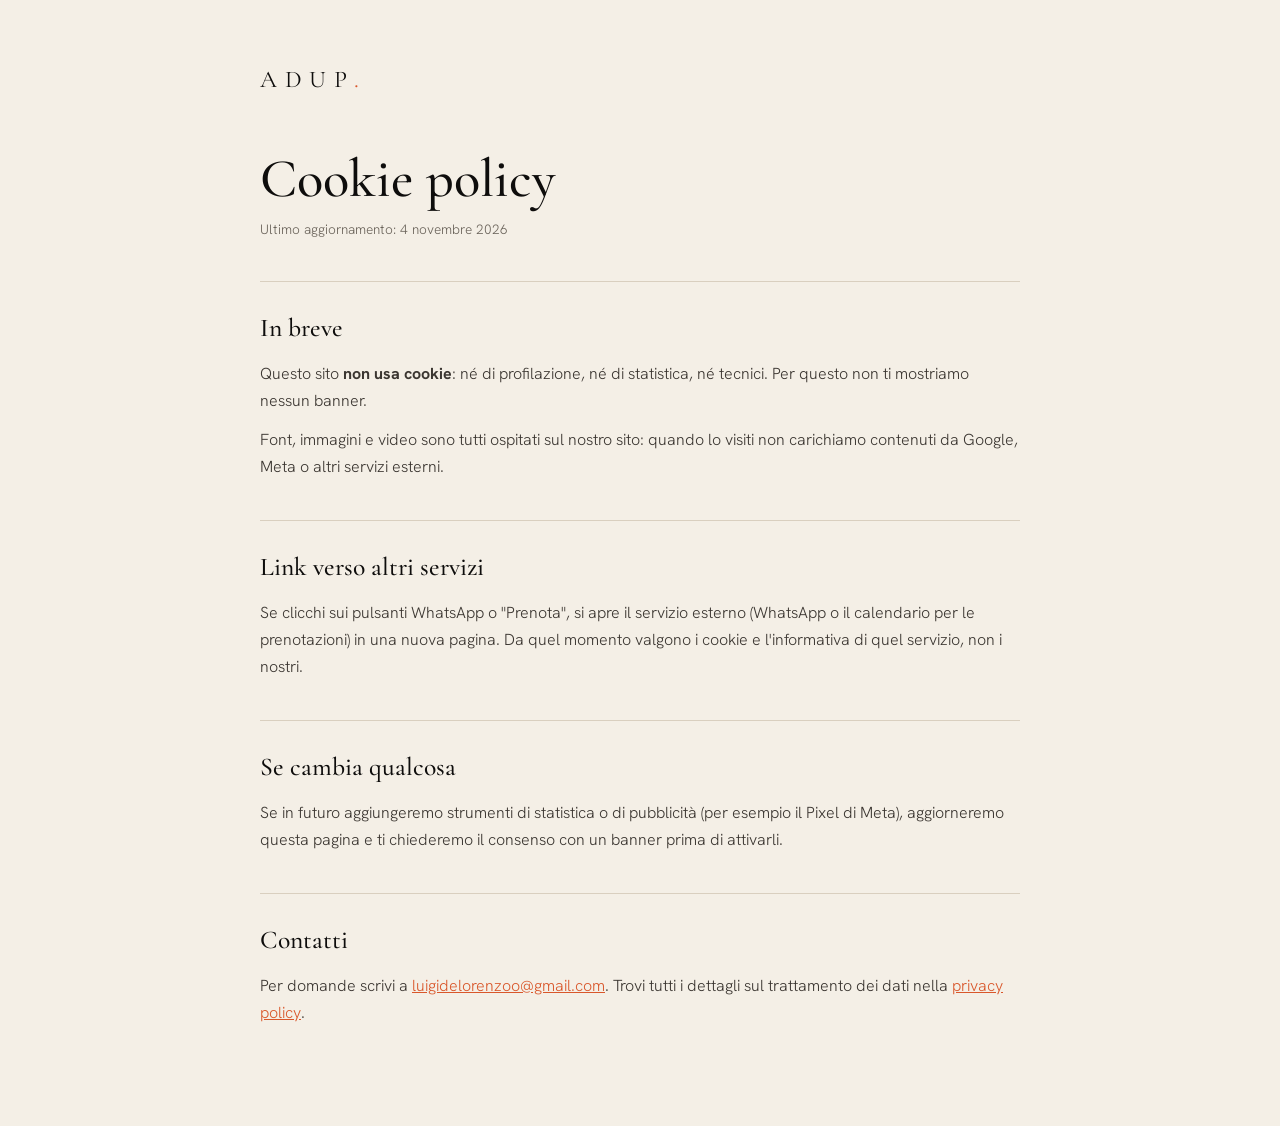
<file: cookie.html>
<!doctype html>
<html lang="it">
<head>
<meta charset="utf-8">
<meta name="viewport" content="width=device-width, initial-scale=1">
<title>Cookie policy · ADUP</title>
<meta name="robots" content="noindex">
<link rel="stylesheet" href="fonts/fonts.css">
<style>
  :root{--crema:#F4EFE6;--nero:#0E0D0C;--arancio:#D9572B;--grigio:#6A635A;--linea:#D9CFBF}
  *{box-sizing:border-box;margin:0;padding:0}
  body{font-family:"Hanken Grotesk",system-ui,sans-serif;background:var(--crema);color:var(--nero);line-height:1.7;font-size:16px;-webkit-font-smoothing:antialiased}
  .wrap{width:min(760px,100% - 32px);margin:0 auto;padding:60px 0 100px}
  a{color:var(--arancio)}
  .logo{font-family:"Cormorant Garamond",serif;font-size:1.5rem;letter-spacing:.32em;text-decoration:none;color:var(--nero)}
  .logo span{color:var(--arancio)}
  h1{font-family:"Cormorant Garamond",serif;font-weight:500;font-size:clamp(2.4rem,6vw,3.4rem);line-height:1.05;margin:50px 0 10px}
  h2{font-family:"Cormorant Garamond",serif;font-weight:500;font-size:1.6rem;margin:40px 0 10px;padding-top:24px;border-top:1px solid var(--linea)}
  p,li{color:#3b3631;font-weight:300}
  p + p{margin-top:12px}
  ul{margin:10px 0 0 20px}
  li{margin-top:6px}
  .data{color:var(--grigio);font-size:.85rem}
</style>
</head>
<body>
<div class="wrap">
  <a class="logo" href="index.html">ADUP<span>.</span></a>
  <h1>Cookie policy</h1>
  <p class="data">Ultimo aggiornamento: 4 novembre 2026</p>

  <h2>In breve</h2>
  <p>Questo sito <b>non usa cookie</b>: né di profilazione, né di statistica, né tecnici. Per questo non ti mostriamo nessun banner.</p>
  <p>Font, immagini e video sono tutti ospitati sul nostro sito: quando lo visiti non carichiamo contenuti da Google, Meta o altri servizi esterni.</p>

  <h2>Link verso altri servizi</h2>
  <p>Se clicchi sui pulsanti WhatsApp o "Prenota", si apre il servizio esterno (WhatsApp o il calendario per le prenotazioni) in una nuova pagina. Da quel momento valgono i cookie e l'informativa di quel servizio, non i nostri.</p>

  <h2>Se cambia qualcosa</h2>
  <p>Se in futuro aggiungeremo strumenti di statistica o di pubblicità (per esempio il Pixel di Meta), aggiorneremo questa pagina e ti chiederemo il consenso con un banner prima di attivarli.</p>

  <h2>Contatti</h2>
  <p>Per domande scrivi a <a href="mailto:luigidelorenzoo@gmail.com">luigidelorenzoo@gmail.com</a>. Trovi tutti i dettagli sul trattamento dei dati nella <a href="privacy.html">privacy policy</a>.</p>
</div>
</body>
</html>
</file>
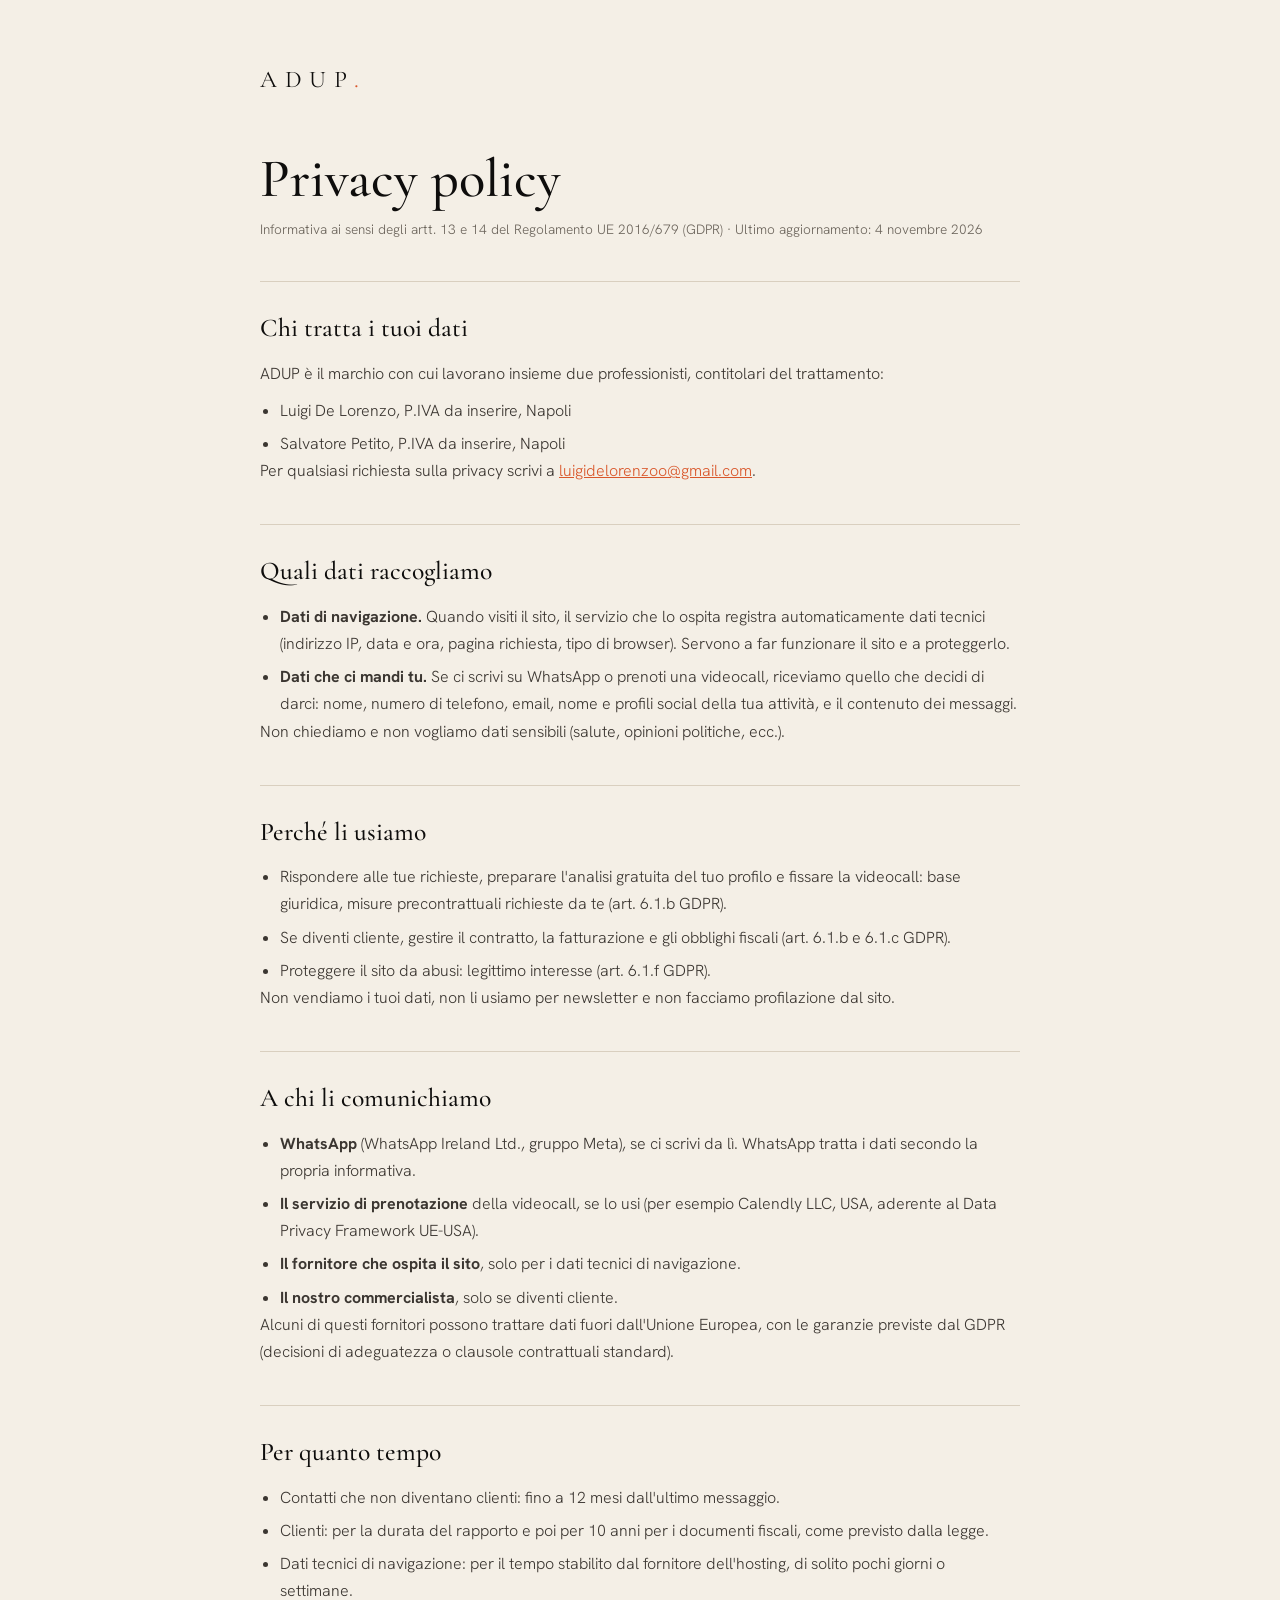
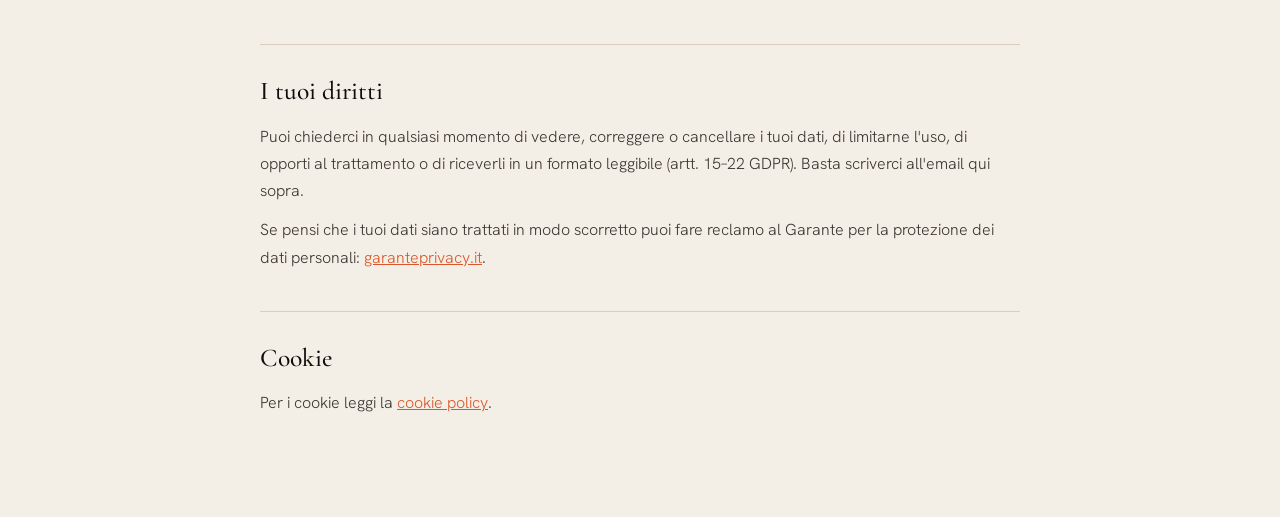
<file: privacy.html>
<!doctype html>
<html lang="it">
<head>
<meta charset="utf-8">
<meta name="viewport" content="width=device-width, initial-scale=1">
<title>Privacy policy · ADUP</title>
<meta name="robots" content="noindex">
<link rel="stylesheet" href="fonts/fonts.css">
<style>
  :root{--crema:#F4EFE6;--nero:#0E0D0C;--arancio:#D9572B;--grigio:#6A635A;--linea:#D9CFBF}
  *{box-sizing:border-box;margin:0;padding:0}
  body{font-family:"Hanken Grotesk",system-ui,sans-serif;background:var(--crema);color:var(--nero);line-height:1.7;font-size:16px;-webkit-font-smoothing:antialiased}
  .wrap{width:min(760px,100% - 32px);margin:0 auto;padding:60px 0 100px}
  a{color:var(--arancio)}
  .logo{font-family:"Cormorant Garamond",serif;font-size:1.5rem;letter-spacing:.32em;text-decoration:none;color:var(--nero)}
  .logo span{color:var(--arancio)}
  h1{font-family:"Cormorant Garamond",serif;font-weight:500;font-size:clamp(2.4rem,6vw,3.4rem);line-height:1.05;margin:50px 0 10px}
  h2{font-family:"Cormorant Garamond",serif;font-weight:500;font-size:1.6rem;margin:40px 0 10px;padding-top:24px;border-top:1px solid var(--linea)}
  p,li{color:#3b3631;font-weight:300}
  p + p{margin-top:12px}
  ul{margin:10px 0 0 20px}
  li{margin-top:6px}
  .data{color:var(--grigio);font-size:.85rem}
</style>
</head>
<body>
<div class="wrap">
  <a class="logo" href="index.html">ADUP<span>.</span></a>
  <h1>Privacy policy</h1>
  <p class="data">Informativa ai sensi degli artt. 13 e 14 del Regolamento UE 2016/679 (GDPR) · Ultimo aggiornamento: 4 novembre 2026</p>

  <h2>Chi tratta i tuoi dati</h2>
  <p>ADUP è il marchio con cui lavorano insieme due professionisti, contitolari del trattamento:</p>
  <ul>
    <li>Luigi De Lorenzo, P.IVA <!-- DA COMPLETARE -->da inserire, Napoli</li>
    <li>Salvatore Petito, P.IVA <!-- DA COMPLETARE -->da inserire, Napoli</li>
  </ul>
  <p>Per qualsiasi richiesta sulla privacy scrivi a <a href="mailto:luigidelorenzoo@gmail.com">luigidelorenzoo@gmail.com</a>.</p>

  <h2>Quali dati raccogliamo</h2>
  <ul>
    <li><b>Dati di navigazione.</b> Quando visiti il sito, il servizio che lo ospita registra automaticamente dati tecnici (indirizzo IP, data e ora, pagina richiesta, tipo di browser). Servono a far funzionare il sito e a proteggerlo.</li>
    <li><b>Dati che ci mandi tu.</b> Se ci scrivi su WhatsApp o prenoti una videocall, riceviamo quello che decidi di darci: nome, numero di telefono, email, nome e profili social della tua attività, e il contenuto dei messaggi.</li>
  </ul>
  <p>Non chiediamo e non vogliamo dati sensibili (salute, opinioni politiche, ecc.).</p>

  <h2>Perché li usiamo</h2>
  <ul>
    <li>Rispondere alle tue richieste, preparare l'analisi gratuita del tuo profilo e fissare la videocall: base giuridica, misure precontrattuali richieste da te (art. 6.1.b GDPR).</li>
    <li>Se diventi cliente, gestire il contratto, la fatturazione e gli obblighi fiscali (art. 6.1.b e 6.1.c GDPR).</li>
    <li>Proteggere il sito da abusi: legittimo interesse (art. 6.1.f GDPR).</li>
  </ul>
  <p>Non vendiamo i tuoi dati, non li usiamo per newsletter e non facciamo profilazione dal sito.</p>

  <h2>A chi li comunichiamo</h2>
  <ul>
    <li><b>WhatsApp</b> (WhatsApp Ireland Ltd., gruppo Meta), se ci scrivi da lì. WhatsApp tratta i dati secondo la propria informativa.</li>
    <li><b>Il servizio di prenotazione</b> della videocall, se lo usi (per esempio Calendly LLC, USA, aderente al Data Privacy Framework UE-USA).</li>
    <li><b>Il fornitore che ospita il sito</b>, solo per i dati tecnici di navigazione.</li>
    <li><b>Il nostro commercialista</b>, solo se diventi cliente.</li>
  </ul>
  <p>Alcuni di questi fornitori possono trattare dati fuori dall'Unione Europea, con le garanzie previste dal GDPR (decisioni di adeguatezza o clausole contrattuali standard).</p>

  <h2>Per quanto tempo</h2>
  <ul>
    <li>Contatti che non diventano clienti: fino a 12 mesi dall'ultimo messaggio.</li>
    <li>Clienti: per la durata del rapporto e poi per 10 anni per i documenti fiscali, come previsto dalla legge.</li>
    <li>Dati tecnici di navigazione: per il tempo stabilito dal fornitore dell'hosting, di solito pochi giorni o settimane.</li>
  </ul>

  <h2>I tuoi diritti</h2>
  <p>Puoi chiederci in qualsiasi momento di vedere, correggere o cancellare i tuoi dati, di limitarne l'uso, di opporti al trattamento o di riceverli in un formato leggibile (artt. 15–22 GDPR). Basta scriverci all'email qui sopra.</p>
  <p>Se pensi che i tuoi dati siano trattati in modo scorretto puoi fare reclamo al Garante per la protezione dei dati personali: <a href="https://www.garanteprivacy.it" rel="noopener">garanteprivacy.it</a>.</p>

  <h2>Cookie</h2>
  <p>Per i cookie leggi la <a href="cookie.html">cookie policy</a>.</p>
</div>
</body>
</html>
</file>
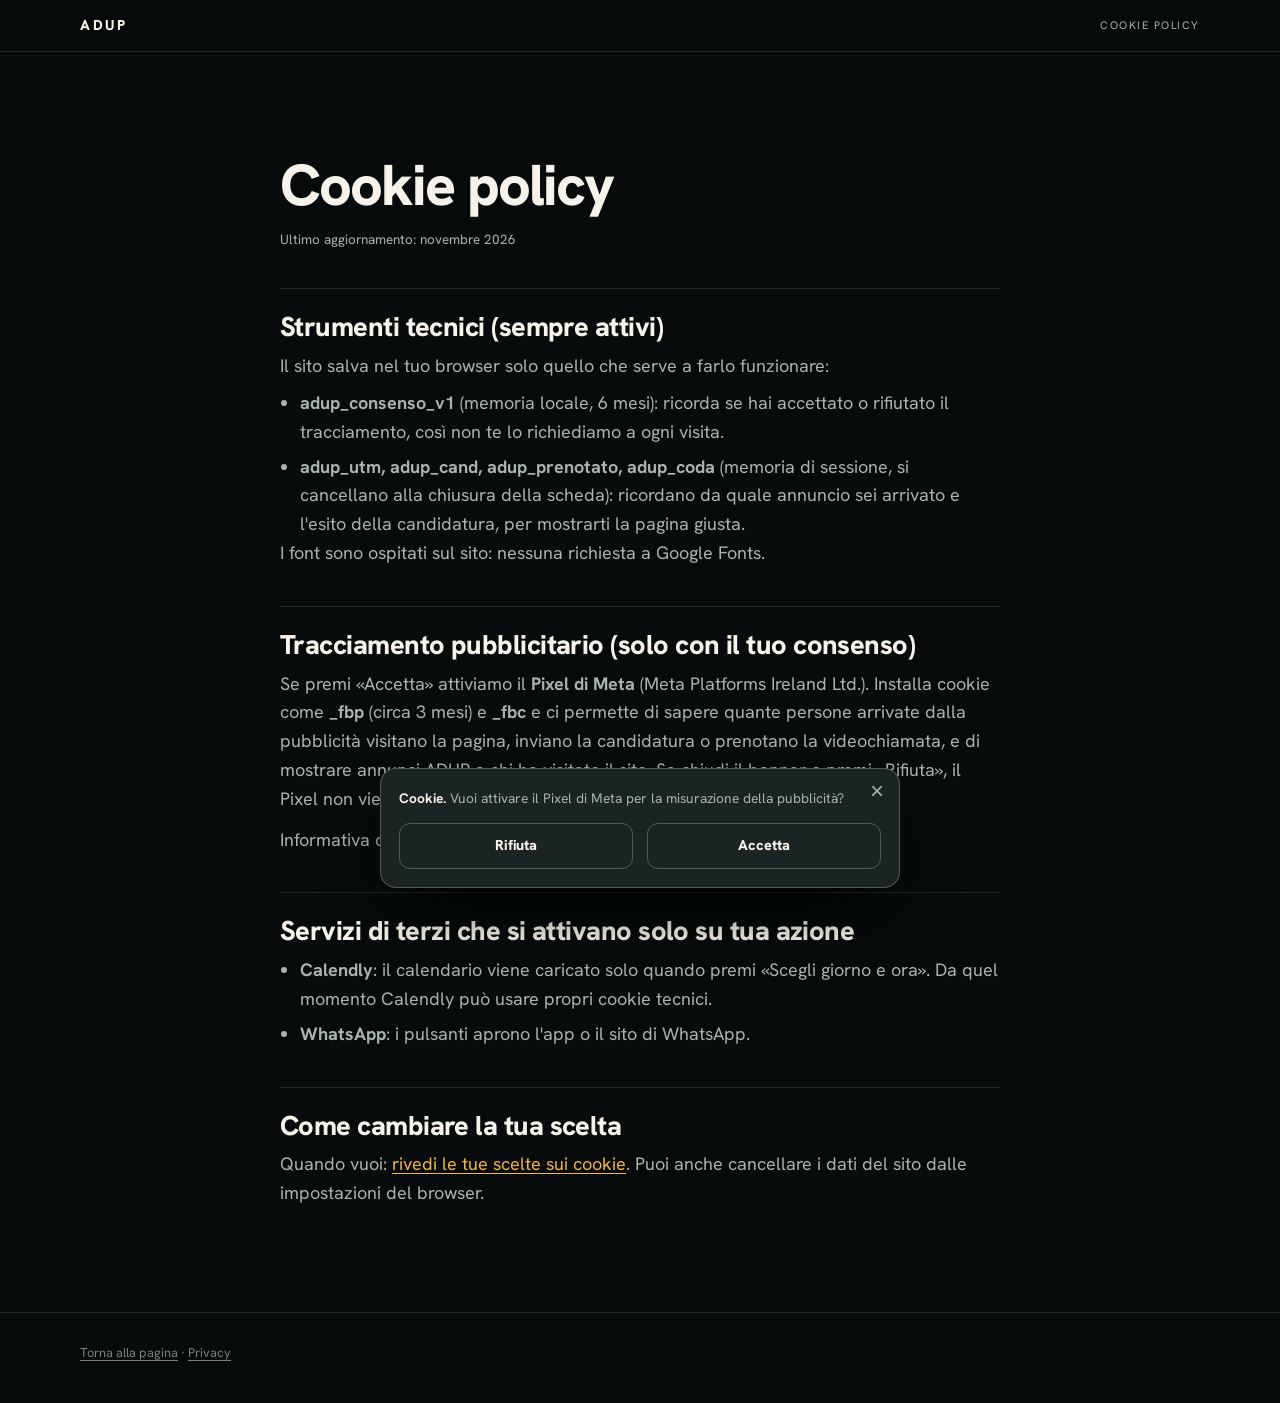
<file: candidatura/cookie.html>
<!doctype html>
<html lang="it">
<head>
<meta charset="utf-8">
<meta name="viewport" content="width=device-width, initial-scale=1">
<title>Cookie policy · ADUP</title>
<meta name="robots" content="noindex">
<link rel="icon" href="media/logo-adup.png">
<link rel="stylesheet" href="style.css?v=8">
<script src="adup.js?v=10"></script>
<style>body{padding-bottom:0} .doc h2{font-size:1.7rem;margin:38px 0 10px;padding-top:24px;border-top:1px solid var(--filo)} .doc ul{margin:8px 0 0 20px} .doc li{margin-top:6px} .doc p,.doc li{color:var(--testo-2)}</style>
</head>
<body>
<header class="top"><div class="wrap"><a class="logo" href="index.html">ADUP</a><small>Cookie policy</small></div></header>
<section><div class="stretto doc">
  <h1 style="font-size:clamp(2.4rem,8vw,3.6rem);margin-bottom:14px">Cookie policy</h1>
  <p class="nota">Ultimo aggiornamento: <!-- DA COMPLETARE alla pubblicazione -->novembre 2026<!-- BOZZA da far verificare prima della pubblicazione --></p>

  <h2>Strumenti tecnici (sempre attivi)</h2>
  <p>Il sito salva nel tuo browser solo quello che serve a farlo funzionare:</p>
  <ul>
    <li><b>adup_consenso_v1</b> (memoria locale, 6 mesi): ricorda se hai accettato o rifiutato il tracciamento, così non te lo richiediamo a ogni visita.</li>
    <li><b>adup_utm, adup_cand, adup_prenotato, adup_coda</b> (memoria di sessione, si cancellano alla chiusura della scheda): ricordano da quale annuncio sei arrivato e l'esito della candidatura, per mostrarti la pagina giusta.</li>
  </ul>
  <p>I font sono ospitati sul sito: nessuna richiesta a Google Fonts.</p>

  <h2>Tracciamento pubblicitario (solo con il tuo consenso)</h2>
  <p>Se premi «Accetta» attiviamo il <b>Pixel di Meta</b> (Meta Platforms Ireland Ltd.). Installa cookie come <b>_fbp</b> (circa 3 mesi) e <b>_fbc</b> e ci permette di sapere quante persone arrivate dalla pubblicità visitano la pagina, inviano la candidatura o prenotano la videochiamata, e di mostrare annunci ADUP a chi ha visitato il sito. Se chiudi il banner o premi «Rifiuta», il Pixel non viene caricato.</p>
  <p>Informativa di Meta: <a href="https://www.facebook.com/privacy/policy" rel="noopener">facebook.com/privacy/policy</a>.</p>

  <h2>Servizi di terzi che si attivano solo su tua azione</h2>
  <ul>
    <li><b>Calendly</b>: il calendario viene caricato solo quando premi «Scegli giorno e ora». Da quel momento Calendly può usare propri cookie tecnici.</li>
    <li><b>WhatsApp</b>: i pulsanti aprono l'app o il sito di WhatsApp.</li>
  </ul>

  <h2>Come cambiare la tua scelta</h2>
  <p>Quando vuoi: <a href="#" data-preferenze>rivedi le tue scelte sui cookie</a>. Puoi anche cancellare i dati del sito dalle impostazioni del browser.</p>
</div></section>
<footer><div class="wrap"><p><a href="index.html">Torna alla pagina</a> · <a href="privacy.html">Privacy</a></p></div></footer>
<div class="cookie" id="cookie" role="dialog" aria-label="Cookie">
  <button class="chiudi" type="button" aria-label="Chiudi e rifiuta">×</button>
  <p><strong style="color:var(--testo)">Cookie.</strong> Vuoi attivare il Pixel di Meta per la misurazione della pubblicità?</p>
  <div class="azioni">
    <button class="btn btn-linea" type="button" data-cookie="no">Rifiuta</button>
    <button class="btn btn-linea" type="button" data-cookie="si">Accetta</button>
  </div>
</div>
</body>
</html>
</file>
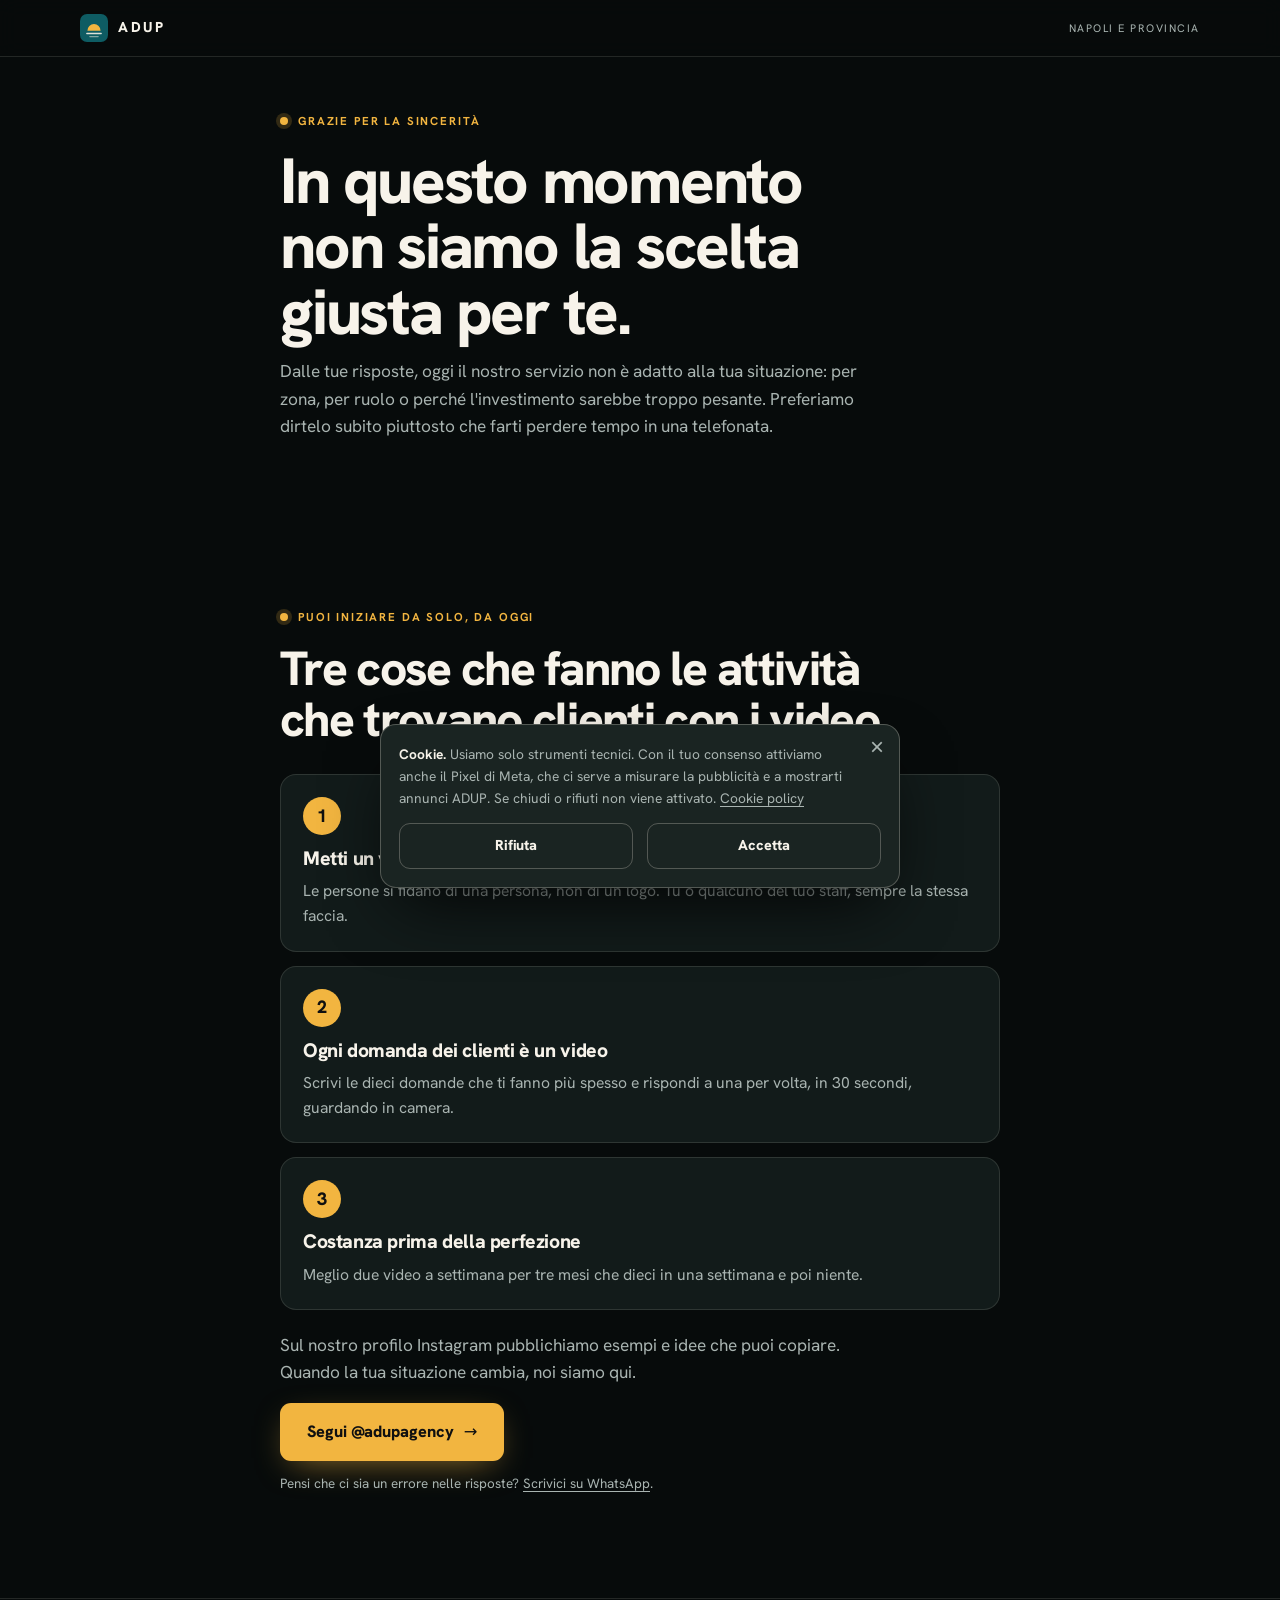
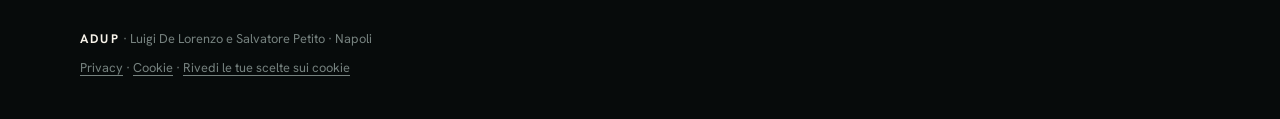
<file: candidatura/grazie.html>
<!doctype html>
<html lang="it">
<head>
<meta charset="utf-8">
<meta name="viewport" content="width=device-width, initial-scale=1, viewport-fit=cover">
<title>Candidatura ricevuta · ADUP</title>
<meta name="robots" content="noindex">
<meta name="theme-color" content="#070B0B">
<link rel="icon" href="media/logo-adup.png">
<link rel="stylesheet" href="style.css?v=8">
<script src="adup.js?v=10"></script>
<style>
  body{padding-bottom:0}
  .esito{display:none}
  .esito.vis{display:block}
  .cal{background:#fff;border-radius:2px;overflow:hidden;border:1px solid var(--filo);margin-top:16px}
  .cal iframe{width:100%;height:760px;border:0;display:block}
  .avviso{border-left:2px solid var(--terracotta);padding:6px 0 6px 16px;margin-top:22px;font-size:.95rem;color:inherit}
</style>
</head>
<body>

<header class="top">
  <div class="wrap">
    <a class="logo" href="index.html" aria-label="ADUP">
      <svg viewBox="0 0 32 32" aria-hidden="true"><rect width="32" height="32" rx="8" fill="#0E5C63"/><clipPath id="oriz"><rect width="32" height="19"/></clipPath><circle cx="16" cy="19" r="7.5" fill="#F2B540" clip-path="url(#oriz)"/><rect x="7" y="21.5" width="18" height="1.6" rx=".8" fill="#F5F0E4" opacity=".9"/><rect x="10.5" y="25" width="11" height="1.6" rx=".8" fill="#F5F0E4" opacity=".5"/></svg>
      ADUP
    </a>
    <small>Napoli e provincia</small>
  </div>
</header>

<!-- ───────── ESITO: IN TARGET ───────── -->
<div class="esito" id="esito-ok">
  <section style="padding:48px 0 56px">
    <div class="stretto">
      <span class="occhiello">Candidatura ricevuta</span>
      <h1 style="font-size:clamp(2.3rem,8vw,4rem)"><span id="saluto">Ci siamo</span>: la tua attività rientra tra quelle che seguiamo.</h1>
      <p class="sotto" style="margin-top:14px">Manca un passo: scegli giorno e ora per l'analisi gratuita. 20 minuti in videochiamata con Luigi: guardiamo da dove parti, dove vuoi arrivare e come sarebbe il sistema per <span id="att">la tua attività</span>.</p>
      <div class="avviso" id="avviso-invio" hidden><strong>Attenzione:</strong> non siamo sicuri che i tuoi dati ci siano arrivati. Per non perdere la richiesta, prenota qui sotto oppure scrivici su WhatsApp.</div>

      <button class="btn btn-gold btn-largo" id="apri-cal" type="button" style="margin-top:22px">Scegli giorno e ora</button>
      <p class="micro">Si apre il calendario di Calendly qui nella pagina. Se non trovi un orario comodo, scrivici.</p>
      <div class="cal" id="cal" hidden></div>
      <p style="margin-top:18px"><a class="btn btn-wa btn-largo" id="wa-ok" href="#" data-wa="Ciao Salvatore! Ho appena inviato la candidatura sul sito ADUP.">Oppure scrivi a Salvatore su WhatsApp</a></p>
    </div>
  </section>

  <section>
    <div class="stretto">
      <span class="occhiello">Cosa succede adesso</span>
      <h2>Tre cose, in quest'ordine.</h2>
      <div class="griglia">
        <div class="card"><span class="passo">1</span><h3>Ti scrive Salvatore su WhatsApp</h3><p>Dal numero 379 157 7035, di solito entro un'ora in orario di lavoro. Salva il numero, così riconosci il messaggio.</p></div>
        <div class="card"><span class="passo">2</span><h3>Prima della videochiamata guardiamo il tuo profilo</h3><p>Arriviamo preparati: non ti facciamo perdere 20 minuti a raccontarci chi sei.</p></div>
        <div class="card"><span class="passo">3</span><h3>In videochiamata: il tuo sistema, 3 idee video e, se ha senso, una proposta</h3><p>Ti diciamo onestamente se possiamo aiutarti. Se sì, ti spieghiamo come lavoreremmo e quanto costa. Se no, le idee restano tue.</p></div>
      </div>
    </div>
  </section>

  <section class="blu" id="sez-precall" hidden>
    <div class="wrap caso">
      <div>
        <span class="occhiello">Intanto, mezzo minuto</span>
        <h2>«Non ho tempo», «non so stare in camera», «costa troppo».</h2>
        <p class="sotto">Sono le tre cose che ci dicono tutti prima di iniziare. Salvatore risponde in questo video: guardalo prima, così in videochiamata parliamo solo della tua attività.</p>
      </div>
      <div>
        <div class="video-box">
          <img src="media/spiega-scuse.jpg" alt="Salvatore di ADUP risponde alle tre obiezioni più comuni" width="720" height="1280" loading="lazy">
          <button class="video-play" type="button" data-video-config="VIDEO_PRECALL" aria-label="Guarda il video: le tre scuse"><span class="tondo" aria-hidden="true"></span><span class="et">Le tre scuse</span></button>
        </div>
      </div>
    </div>
  </section>
</div>

<!-- ───────── ESITO: FUORI TARGET ───────── -->
<div class="esito" id="esito-no">
  <section style="padding:48px 0 56px">
    <div class="stretto">
      <span class="occhiello">Grazie per la sincerità</span>
      <h1 style="font-size:clamp(2.3rem,8vw,4rem)">In questo momento non siamo la scelta giusta per te.</h1>
      <p class="sotto" style="margin-top:14px">Dalle tue risposte, oggi il nostro servizio non è adatto alla tua situazione: per zona, per ruolo o perché l'investimento sarebbe troppo pesante. Preferiamo dirtelo subito piuttosto che farti perdere tempo in una telefonata.</p>
    </div>
  </section>
  <section>
    <div class="stretto">
      <span class="occhiello">Puoi iniziare da solo, da oggi</span>
      <h2>Tre cose che fanno le attività che trovano clienti con i video.</h2>
      <div class="griglia">
        <div class="card"><span class="passo">1</span><h3>Metti un volto</h3><p>Le persone si fidano di una persona, non di un logo. Tu o qualcuno del tuo staff, sempre la stessa faccia.</p></div>
        <div class="card"><span class="passo">2</span><h3>Ogni domanda dei clienti è un video</h3><p>Scrivi le dieci domande che ti fanno più spesso e rispondi a una per volta, in 30 secondi, guardando in camera.</p></div>
        <div class="card"><span class="passo">3</span><h3>Costanza prima della perfezione</h3><p>Meglio due video a settimana per tre mesi che dieci in una settimana e poi niente.</p></div>
      </div>
      <p class="sotto" style="margin-top:22px">Sul nostro profilo Instagram pubblichiamo esempi e idee che puoi copiare. Quando la tua situazione cambia, noi siamo qui.</p>
      <p style="margin-top:16px"><a class="btn btn-gold btn-largo" href="https://www.instagram.com/adupagency" rel="noopener">Segui @adupagency</a></p>
      <p class="micro">Pensi che ci sia un errore nelle risposte? <a href="#" data-wa="Ciao! Ho compilato la candidatura sul sito ADUP ma credo di aver sbagliato una risposta.">Scrivici su WhatsApp</a>.</p>
    </div>
  </section>
</div>

<footer>
  <div class="wrap">
    <p><strong>ADUP</strong> · Luigi De Lorenzo e Salvatore Petito · Napoli</p>
    <p><a href="privacy.html">Privacy</a> · <a href="cookie.html">Cookie</a> · <a href="#" data-preferenze>Rivedi le tue scelte sui cookie</a></p>
  </div>
</footer>

<div class="cookie" id="cookie" role="dialog" aria-label="Cookie">
  <button class="chiudi" type="button" aria-label="Chiudi e rifiuta">×</button>
  <p><strong style="color:var(--testo)">Cookie.</strong> Usiamo solo strumenti tecnici. Con il tuo consenso attiviamo anche il Pixel di Meta, che ci serve a misurare la pubblicità e a mostrarti annunci ADUP. Se chiudi o rifiuti non viene attivato. <a href="cookie.html">Cookie policy</a></p>
  <div class="azioni">
    <button class="btn btn-linea" type="button" data-cookie="no">Rifiuta</button>
    <button class="btn btn-linea" type="button" data-cookie="si">Accetta</button>
  </div>
</div>

<script>
(function () {
  var C = window.ADUP_CONFIG, A = window.ADUP;
  var cand = null;
  try { cand = JSON.parse(sessionStorage.getItem("adup_cand") || "null"); } catch (e) {}
  /* L'esito mostrato dipende dai dati salvati dal modulo; il parametro URL vale solo come ripiego */
  var ok = cand ? cand.classe !== "FUORI" : /[?&]esito=ok/.test(location.search);
  document.getElementById(ok ? "esito-ok" : "esito-no").classList.add("vis");

  if (ok && cand) {
    if (cand.nome) document.getElementById("saluto").textContent = "Ci siamo, " + cand.nome;
    if (cand.attivita) document.getElementById("att").textContent = cand.attivita;
    if (!cand.inviato) document.getElementById("avviso-invio").hidden = false;
    var w = document.getElementById("wa-ok");
    w.setAttribute("data-wa", "Ciao Salvatore! Ho appena inviato la candidatura sul sito ADUP. Sono " + (cand.nome || "") + (cand.attivita ? ", " + cand.attivita : "") + (cand.settore ? " (" + cand.settore + ")" : "") + ".");
    w.href = A.wa(w.getAttribute("data-wa"));
  }

  /* Calendly: l'iframe si carica solo quando la persona lo chiede (nessuna terza parte al caricamento della pagina) */
  var btn = document.getElementById("apri-cal"), cal = document.getElementById("cal");
  if (btn) btn.addEventListener("click", function () {
    var f = document.createElement("iframe");
    f.src = C.CALENDLY_URL + "?embed_type=Inline&embed_domain=" + encodeURIComponent(location.hostname || "localhost");
    f.title = "Prenota l'analisi gratuita";
    f.loading = "lazy";
    cal.appendChild(f); cal.hidden = false; btn.hidden = true;
    cal.scrollIntoView({ behavior: "smooth", block: "start" });
    A.evento("CalendarioAperto", {}, true);
  });
  /* Calendly avvisa la pagina quando la prenotazione è confermata → evento standard "Schedule" */
  window.addEventListener("message", function (e) {
    if (!/(^|\.)calendly\.com$/.test((e.origin || "").replace(/^https?:\/\//, ""))) return;
    if (e.data && e.data.event === "calendly.event_scheduled") {
      A.evento("Schedule", { content_category: cand ? cand.classe : "" });
      try { sessionStorage.setItem("adup_prenotato", "1"); } catch (err) {}
    }
  });

  /* Il video pre-call compare solo se in adup.js è indicato VIDEO_PRECALL (video rimontato) */
  if (C.VIDEO_PRECALL) document.getElementById("sez-precall").hidden = false;
  document.querySelectorAll(".video-play").forEach(function (b) {
    b.setAttribute("data-video", C[b.getAttribute("data-video-config")] || "");
    b.addEventListener("click", function () {
      var box = b.parentNode, v = document.createElement("video");
      v.src = b.getAttribute("data-video"); v.controls = true; v.autoplay = true; v.setAttribute("playsinline", "");
      box.innerHTML = ""; box.appendChild(v);
      var p = v.play(); if (p && p.catch) p.catch(function () {});
      A.evento("VideoAvviato", { video: "pre-call" }, true);
    });
  });
})();
</script>
</body>
</html>
</file>
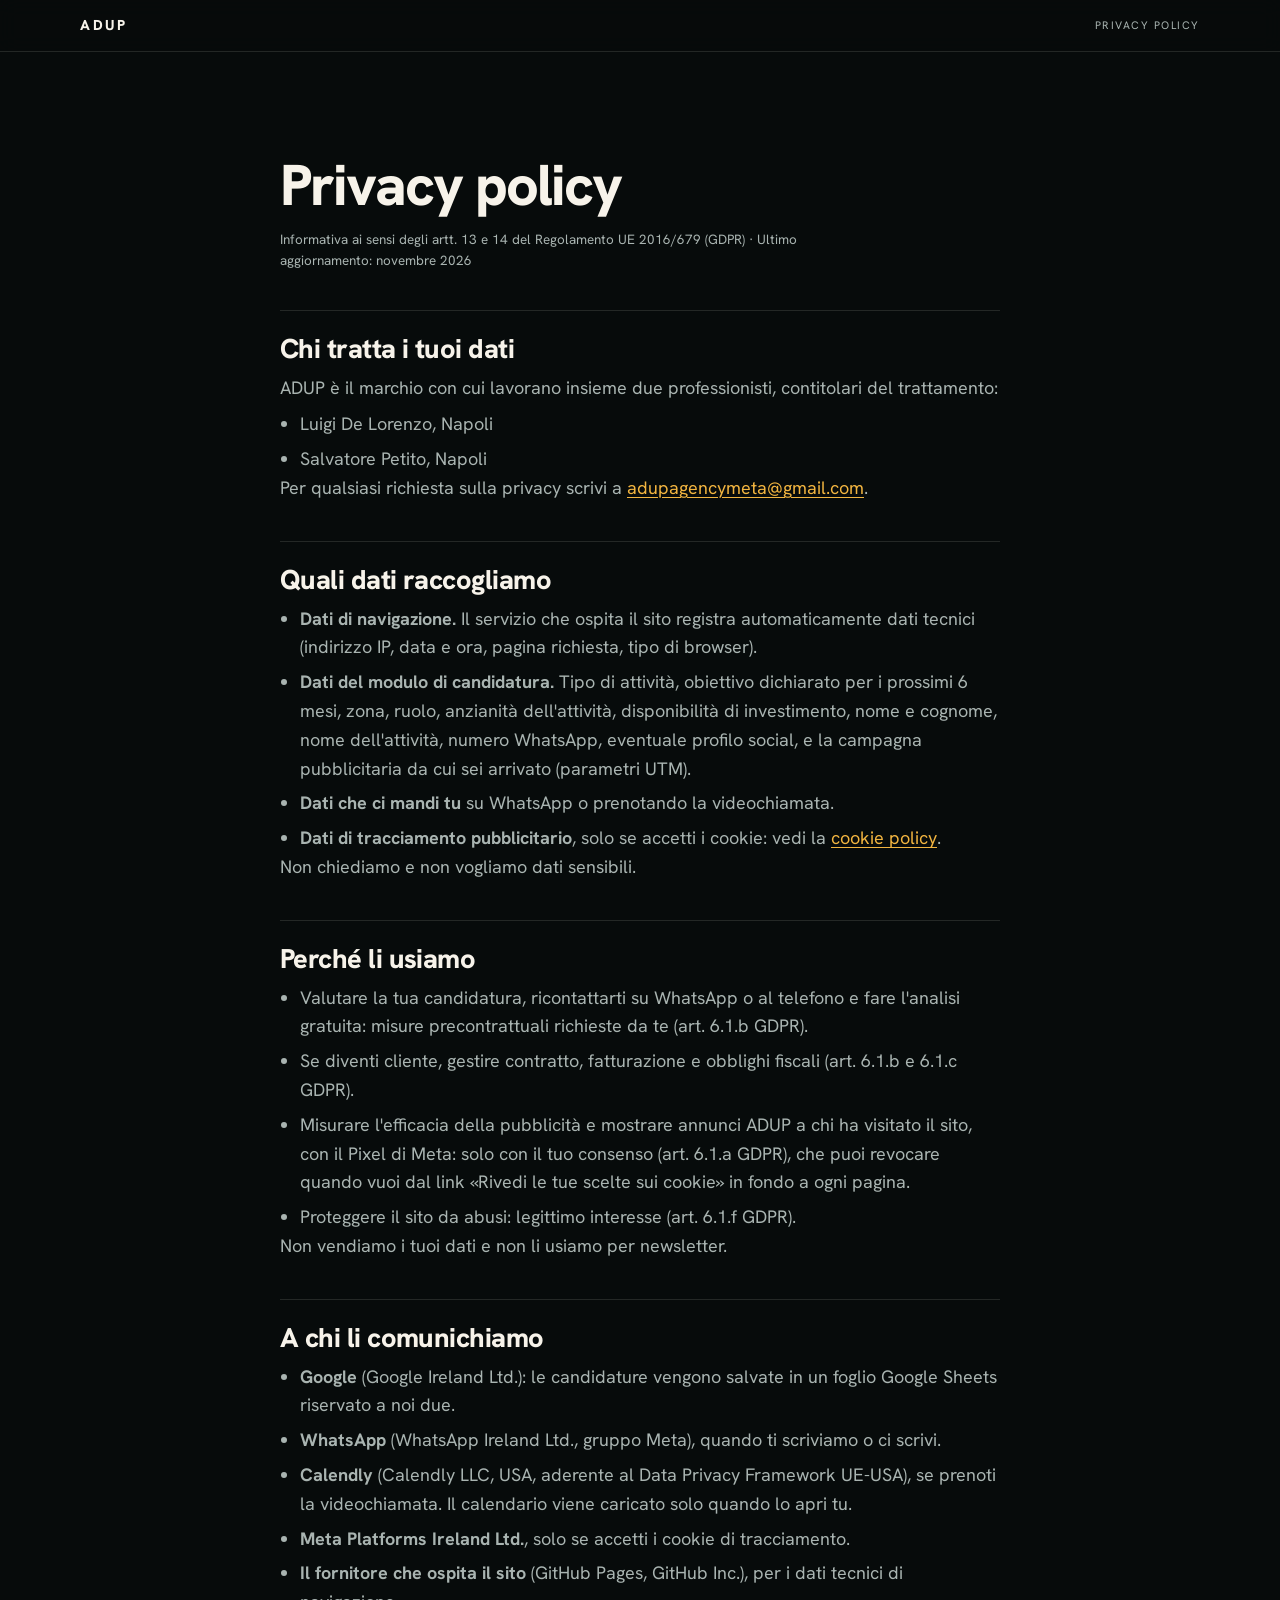
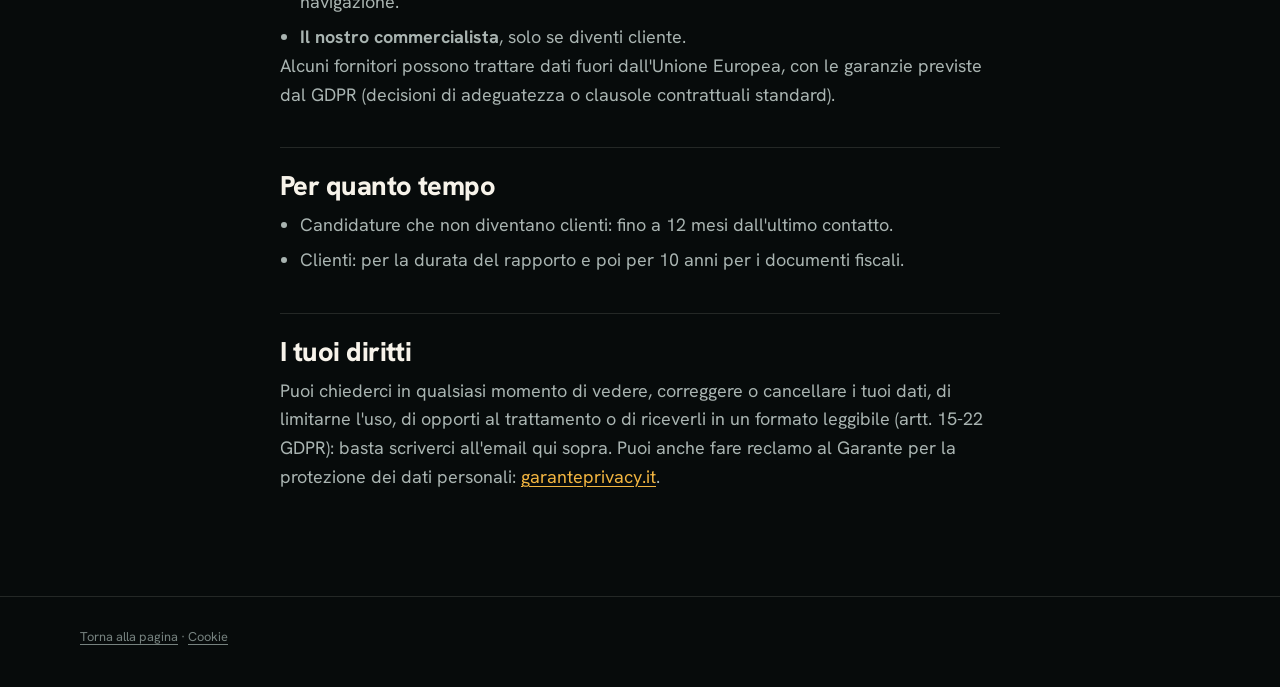
<file: candidatura/privacy.html>
<!doctype html>
<html lang="it">
<head>
<meta charset="utf-8">
<meta name="viewport" content="width=device-width, initial-scale=1">
<title>Privacy policy · ADUP</title>
<meta name="robots" content="noindex">
<link rel="icon" href="media/logo-adup.png">
<link rel="stylesheet" href="style.css?v=8">
<style>body{padding-bottom:0} .doc h2{font-size:1.7rem;margin:38px 0 10px;padding-top:24px;border-top:1px solid var(--filo)} .doc ul{margin:8px 0 0 20px} .doc li{margin-top:6px} .doc p,.doc li{color:var(--testo-2)}</style>
</head>
<body>
<header class="top"><div class="wrap"><a class="logo" href="index.html">ADUP</a><small>Privacy policy</small></div></header>
<section><div class="stretto doc">
  <h1 style="font-size:clamp(2.4rem,8vw,3.6rem);margin-bottom:14px">Privacy policy</h1>
  <p class="nota">Informativa ai sensi degli artt. 13 e 14 del Regolamento UE 2016/679 (GDPR) · Ultimo aggiornamento: <!-- DA COMPLETARE alla pubblicazione -->novembre 2026<!-- BOZZA da far verificare da un consulente privacy prima della pubblicazione --></p>

  <h2>Chi tratta i tuoi dati</h2>
  <p>ADUP è il marchio con cui lavorano insieme due professionisti, contitolari del trattamento:</p>
  <ul>
    <li>Luigi De Lorenzo, Napoli</li>
    <li>Salvatore Petito, Napoli</li>
  </ul>
  <p>Per qualsiasi richiesta sulla privacy scrivi a <a href="mailto:adupagencymeta@gmail.com">adupagencymeta@gmail.com</a>.</p>

  <h2>Quali dati raccogliamo</h2>
  <ul>
    <li><b>Dati di navigazione.</b> Il servizio che ospita il sito registra automaticamente dati tecnici (indirizzo IP, data e ora, pagina richiesta, tipo di browser).</li>
    <li><b>Dati del modulo di candidatura.</b> Tipo di attività, obiettivo dichiarato per i prossimi 6 mesi, zona, ruolo, anzianità dell'attività, disponibilità di investimento, nome e cognome, nome dell'attività, numero WhatsApp, eventuale profilo social, e la campagna pubblicitaria da cui sei arrivato (parametri UTM).</li>
    <li><b>Dati che ci mandi tu</b> su WhatsApp o prenotando la videochiamata.</li>
    <li><b>Dati di tracciamento pubblicitario</b>, solo se accetti i cookie: vedi la <a href="cookie.html">cookie policy</a>.</li>
  </ul>
  <p>Non chiediamo e non vogliamo dati sensibili.</p>

  <h2>Perché li usiamo</h2>
  <ul>
    <li>Valutare la tua candidatura, ricontattarti su WhatsApp o al telefono e fare l'analisi gratuita: misure precontrattuali richieste da te (art. 6.1.b GDPR).</li>
    <li>Se diventi cliente, gestire contratto, fatturazione e obblighi fiscali (art. 6.1.b e 6.1.c GDPR).</li>
    <li>Misurare l'efficacia della pubblicità e mostrare annunci ADUP a chi ha visitato il sito, con il Pixel di Meta: solo con il tuo consenso (art. 6.1.a GDPR), che puoi revocare quando vuoi dal link «Rivedi le tue scelte sui cookie» in fondo a ogni pagina.</li>
    <li>Proteggere il sito da abusi: legittimo interesse (art. 6.1.f GDPR).</li>
  </ul>
  <p>Non vendiamo i tuoi dati e non li usiamo per newsletter.</p>

  <h2>A chi li comunichiamo</h2>
  <ul>
    <li><b>Google</b> (Google Ireland Ltd.): le candidature vengono salvate in un foglio Google Sheets riservato a noi due.</li>
    <li><b>WhatsApp</b> (WhatsApp Ireland Ltd., gruppo Meta), quando ti scriviamo o ci scrivi.</li>
    <li><b>Calendly</b> (Calendly LLC, USA, aderente al Data Privacy Framework UE-USA), se prenoti la videochiamata. Il calendario viene caricato solo quando lo apri tu.</li>
    <li><b>Meta Platforms Ireland Ltd.</b>, solo se accetti i cookie di tracciamento.</li>
    <li><b>Il fornitore che ospita il sito</b> (GitHub Pages, GitHub Inc.), per i dati tecnici di navigazione.</li>
    <li><b>Il nostro commercialista</b>, solo se diventi cliente.</li>
  </ul>
  <p>Alcuni fornitori possono trattare dati fuori dall'Unione Europea, con le garanzie previste dal GDPR (decisioni di adeguatezza o clausole contrattuali standard).</p>

  <h2>Per quanto tempo</h2>
  <ul>
    <li>Candidature che non diventano clienti: fino a 12 mesi dall'ultimo contatto.</li>
    <li>Clienti: per la durata del rapporto e poi per 10 anni per i documenti fiscali.</li>
  </ul>

  <h2>I tuoi diritti</h2>
  <p>Puoi chiederci in qualsiasi momento di vedere, correggere o cancellare i tuoi dati, di limitarne l'uso, di opporti al trattamento o di riceverli in un formato leggibile (artt. 15-22 GDPR): basta scriverci all'email qui sopra. Puoi anche fare reclamo al Garante per la protezione dei dati personali: <a href="https://www.garanteprivacy.it" rel="noopener">garanteprivacy.it</a>.</p>
</div></section>
<footer><div class="wrap"><p><a href="index.html">Torna alla pagina</a> · <a href="cookie.html">Cookie</a></p></div></footer>
</body>
</html>
</file>
<file: fonts/fonts.css>
/* Font ospitati sul sito (niente richieste a Google: nessun dato dei visitatori passa a terzi) */
@font-face{font-family:"Cormorant Garamond";font-style:normal;font-weight:300 700;font-display:swap;src:url(cormorant.woff2) format("woff2")}
@font-face{font-family:"Cormorant Garamond";font-style:italic;font-weight:300 700;font-display:swap;src:url(cormorant-italic.woff2) format("woff2")}
@font-face{font-family:"Hanken Grotesk";font-style:normal;font-weight:100 900;font-display:swap;src:url(hanken.woff2) format("woff2")}
</file>
<file: candidatura/style.css>
/* ADUP — landing candidatura · tema scuro
   Fondo notte, testo chiaro, un solo accento (oro ADUP). Titoli pesanti in Hanken Grotesk. */
@font-face{font-family:"Hanken Grotesk";font-style:normal;font-weight:100 900;font-display:swap;src:url(fonts/hanken.woff2) format("woff2")}

:root{
  --fondo:#070B0B; --fondo-2:#0D1413; --pannello:#121B1A; --pannello-2:#17221F;
  --bordo:rgba(245,240,228,.12); --bordo-forte:rgba(245,240,228,.26);
  --chiaro:#F7F3EA; --chiaro-2:#A9B4B1; --chiaro-3:#76827F;
  --gold:#F2B540; --gold-scuro:#DDA22C; --amalfi:#0E5C63; --amalfi-luce:#3FB7BF; --terracotta:#E58A5A; --errore:#FF8A66;
  --sans:"Hanken Grotesk",system-ui,-apple-system,"Segoe UI",sans-serif;
  --r:16px; --r-s:11px;
  /* alias usati negli stili in linea delle pagine */
  --carta:var(--fondo); --carta-2:var(--fondo-2); --ink:var(--chiaro); --ink-2:var(--chiaro-2);
  --testo:var(--chiaro); --testo-2:var(--chiaro-2); --filo:var(--bordo); --linea:var(--bordo);
  --notte:#070B0B; --crema:var(--chiaro); --sabbia:var(--fondo); --bianco:#fff;
}
*{box-sizing:border-box;margin:0;padding:0}
html{scroll-behavior:smooth;-webkit-text-size-adjust:100%;background:var(--fondo)}
body{font-family:var(--sans);background:var(--fondo);color:var(--chiaro);font-size:17px;line-height:1.6;-webkit-font-smoothing:antialiased;text-rendering:optimizeLegibility;padding-bottom:76px}
img,video{max-width:100%;display:block}
a{color:inherit;text-underline-offset:3px;text-decoration-thickness:1px}
.wrap{width:min(1120px,100% - 40px);margin-inline:auto}
.stretto{width:min(720px,100% - 40px);margin-inline:auto}
section{padding:64px 0;position:relative}
[hidden]{display:none!important}

/* ── Tipografia ── */
h1,h2,h3,legend,summary,.prezzo,.numero b{font-variant-numeric:lining-nums}
h1,h2{font-weight:800;letter-spacing:-.035em;text-wrap:balance}
h1{font-size:clamp(2.3rem,9.2vw,4.6rem);line-height:1.02}
h2{font-size:clamp(1.8rem,6.4vw,3rem);line-height:1.06;margin-bottom:16px}
h3{font-weight:800;font-size:1.22rem;line-height:1.2;letter-spacing:-.02em}
p + p{margin-top:12px}
strong,b{font-weight:700}
.evid{color:var(--gold);background:none;font-style:normal}
.occhiello{display:inline-flex;align-items:center;gap:10px;font-size:.72rem;font-weight:700;letter-spacing:.16em;text-transform:uppercase;color:var(--gold);margin-bottom:18px}
.occhiello::before{content:"";width:8px;height:8px;border-radius:50%;background:var(--gold);box-shadow:0 0 0 4px rgba(242,181,64,.18);flex:none}
.sotto{color:var(--chiaro-2);font-size:1.08rem;max-width:60ch}
.micro{font-size:.84rem;color:var(--chiaro-2);margin-top:12px;max-width:54ch}
.nota{font-size:.84rem;color:var(--chiaro-2);margin-top:14px;max-width:72ch}
.nota strong{color:var(--chiaro)}
/* sezioni alternate */
.scuro,.blu{background:var(--fondo-2);color:var(--chiaro)}
.scuro::before,.blu::before{content:"";position:absolute;left:50%;top:0;width:min(720px,80%);height:1px;transform:translateX(-50%);background:linear-gradient(90deg,transparent,rgba(242,181,64,.7),transparent)}

/* ── Barra alta ── */
.top{padding:14px 0;border-bottom:1px solid var(--bordo);background:rgba(7,11,11,.86);backdrop-filter:blur(10px);position:sticky;top:0;z-index:30}
.top .wrap{display:flex;align-items:center;justify-content:space-between;gap:12px}
.logo{display:flex;align-items:center;gap:10px;font-weight:800;letter-spacing:.18em;font-size:.9rem;color:var(--chiaro);text-decoration:none}
.logo svg{width:28px;height:28px;flex:none}
.top small{font-size:.68rem;letter-spacing:.14em;text-transform:uppercase;color:var(--chiaro-2);text-align:right;line-height:1.5}

/* ── Bottoni ── */
.btn{display:inline-flex;align-items:center;justify-content:center;gap:10px;min-height:58px;padding:16px 26px;border-radius:var(--r-s);border:1px solid transparent;font:inherit;font-weight:800;font-size:1.02rem;letter-spacing:-.005em;text-decoration:none;cursor:pointer;text-align:center;line-height:1.2;transition:background .15s ease,transform .12s ease,box-shadow .2s ease,border-color .15s ease}
.btn:active{transform:translateY(1px)}
.btn-gold{background:var(--gold);color:#101010;box-shadow:0 10px 34px -12px rgba(242,181,64,.65)}
.btn-gold::after{content:"→";font-weight:500;transition:transform .15s ease}
.btn-gold:hover{background:#FFC658;box-shadow:0 14px 40px -12px rgba(242,181,64,.85)}
.btn-gold:hover::after{transform:translateX(4px)}
.btn-linea,.btn-wa{background:transparent;border-color:var(--bordo-forte);color:var(--chiaro)}
.btn-linea:hover,.btn-wa:hover{border-color:var(--chiaro);background:rgba(245,240,228,.06)}
.btn-largo{width:100%}
:focus-visible{outline:2px solid var(--gold);outline-offset:3px}

/* ── Apertura ── */
.hero{padding:40px 0 60px;overflow:hidden}
.hero::before{content:"";position:absolute;inset:-20% -10% auto auto;width:70vw;height:70vw;max-width:760px;max-height:760px;background:radial-gradient(closest-side,rgba(14,92,99,.55),transparent 70%);pointer-events:none}
.hero::after{content:"";position:absolute;left:-20%;bottom:-40%;width:60vw;height:60vw;max-width:620px;max-height:620px;background:radial-gradient(closest-side,rgba(242,181,64,.12),transparent 70%);pointer-events:none}
.hero .wrap{position:relative;z-index:1}
.hero-griglia{display:grid;gap:36px}
.hero h1{margin-bottom:20px}
.hero .sotto{margin-bottom:26px}
.spunte{list-style:none;margin:28px 0 0;display:grid;gap:10px;font-size:.95rem;color:var(--chiaro-2)}
.spunte li{padding-left:30px;position:relative}
.spunte li::before{content:"";position:absolute;left:0;top:.2em;width:19px;height:19px;border-radius:50%;background:rgba(242,181,64,.16) url("data:image/svg+xml,%3Csvg xmlns='http://www.w3.org/2000/svg' viewBox='0 0 18 18'%3E%3Cpath d='M5 9.4l2.6 2.6L13 6.6' fill='none' stroke='%23F2B540' stroke-width='2' stroke-linecap='round' stroke-linejoin='round'/%3E%3C/svg%3E") center/contain no-repeat}

.video-box{position:relative;width:100%;aspect-ratio:9/16;overflow:hidden;background:#000;border-radius:20px;border:1px solid var(--bordo-forte);box-shadow:0 40px 80px -40px rgba(0,0,0,.9),0 0 0 6px rgba(245,240,228,.04)}
.video-box.solo-foto{aspect-ratio:4/5}
.video-box video,.video-box img{width:100%;height:100%;object-fit:cover}
.video-play{position:absolute;inset:0;display:flex;align-items:flex-end;justify-content:center;padding:20px;border:0;background:linear-gradient(transparent 50%,rgba(0,0,0,.78));color:#fff;font:inherit;font-weight:700;cursor:pointer;width:100%}
.video-play .tondo{width:78px;height:78px;border-radius:50%;background:var(--gold);display:grid;place-items:center;position:absolute;top:50%;left:50%;transform:translate(-50%,-50%);box-shadow:0 0 0 10px rgba(242,181,64,.22)}
.video-play .tondo::after{content:"";border-left:20px solid #101010;border-top:12px solid transparent;border-bottom:12px solid transparent;margin-left:6px}
.video-play span.et{font-size:.8rem;letter-spacing:.1em;text-transform:uppercase}
.didascalia{font-size:.68rem;letter-spacing:.14em;text-transform:uppercase;color:var(--chiaro-3);margin-top:12px;display:flex;justify-content:space-between;gap:12px}

/* ── Numeri ── */
.numeri{display:grid;grid-template-columns:1fr 1fr;gap:12px}
.numero{background:var(--pannello);border:1px solid var(--bordo);border-radius:var(--r);padding:18px 16px}
.numero b{display:block;font-weight:800;font-size:clamp(1.55rem,6.6vw,2.5rem);letter-spacing:-.04em;line-height:1;color:var(--gold)}
.numero span{font-size:.84rem;color:var(--chiaro-2);display:block;margin-top:10px;line-height:1.4}

/* ── Liste ── */
.lista{list-style:none;margin-top:10px;display:grid;gap:12px}
.lista li{padding-left:30px;position:relative;font-size:.98rem}
.lista.si li::before{content:"✓";position:absolute;left:2px;color:var(--gold);font-weight:800}
.lista.no li{color:var(--chiaro-2)}
.lista.no li::before{content:"✕";position:absolute;left:3px;color:var(--chiaro-3);font-weight:700}

/* ── Card ── */
.card{background:var(--pannello);border:1px solid var(--bordo);border-radius:var(--r);padding:22px}
.card h3{margin-bottom:8px}
.card p{color:var(--chiaro-2);font-size:.98rem}
.scuro .card,.blu .card{background:var(--pannello-2)}
.griglia{display:grid;gap:14px;margin-top:28px}
.passo{display:inline-grid;place-items:center;width:38px;height:38px;border-radius:50%;background:var(--gold);color:#101010;font-weight:800;margin-bottom:12px}

/* ── Da A a B ── */
.ab{display:grid;gap:14px;margin-top:30px}
.ab .card h3{font-size:.72rem;letter-spacing:.16em;text-transform:uppercase;margin-bottom:12px}
.ab .a h3{color:var(--chiaro-3)}
.ab .b{border-color:rgba(242,181,64,.55);background:linear-gradient(180deg,rgba(242,181,64,.10),rgba(242,181,64,.02) 60%),var(--pannello)}
.ab .b h3{color:var(--gold)}

/* ── Il sistema ── */
.sistema{counter-reset:p;display:grid;gap:14px;margin-top:32px}
.sistema .card{position:relative;padding:24px 22px 24px 84px}
.sistema .card::before{counter-increment:p;content:counter(p,decimal-leading-zero);position:absolute;left:20px;top:20px;font-weight:800;font-size:2.3rem;line-height:1;letter-spacing:-.05em;color:var(--gold);font-variant-numeric:lining-nums}
.sistema .card small{display:block;font-size:.68rem;font-weight:700;letter-spacing:.18em;text-transform:uppercase;color:var(--chiaro-3);margin-bottom:6px}
.sistema .card h3{font-size:1.3rem;margin-bottom:8px}

/* ── Casi ── */
.caso{display:grid;gap:24px;align-items:start}
.caso + .caso{margin-top:44px;padding-top:44px;border-top:1px solid var(--bordo)}
.tag{display:inline-block;background:rgba(245,240,228,.07);border:1px solid var(--bordo);border-radius:99px;padding:5px 12px;font-size:.7rem;font-weight:700;letter-spacing:.08em;text-transform:uppercase;color:var(--chiaro-2);margin-bottom:14px}
.reel-riga{display:flex;gap:12px;overflow-x:auto;padding:0 20px 12px;margin:0 -20px;scroll-snap-type:x mandatory;-webkit-overflow-scrolling:touch;scrollbar-width:none}
.reel-riga::-webkit-scrollbar{display:none}
.reel{flex:0 0 46%;max-width:190px;scroll-snap-align:start}
.reel img{aspect-ratio:9/16;object-fit:cover;width:100%;border-radius:14px;border:1px solid var(--bordo)}
.reel figcaption{font-size:.76rem;color:var(--chiaro-2);margin-top:10px;line-height:1.35}
.reel figcaption b{font-weight:800;font-size:1.25rem;letter-spacing:-.03em;line-height:1;color:var(--gold);display:block;margin-bottom:4px}
.prova-ads{display:grid;gap:22px;align-items:center;margin-top:48px;background:var(--pannello);border:1px solid var(--bordo);border-radius:var(--r);padding:22px}
.prova-ads img{border-radius:10px;max-width:360px;width:100%}

/* ── Prezzi ── */
.piani{display:grid;gap:14px;margin-top:30px}
.piano{background:var(--pannello);border:1px solid var(--bordo);border-radius:var(--r);padding:26px 22px;position:relative}
.piano.scelto{border-color:var(--gold);background:linear-gradient(180deg,rgba(242,181,64,.10),rgba(242,181,64,0) 45%),var(--pannello);box-shadow:0 30px 70px -40px rgba(242,181,64,.5)}
.piano .badge{position:absolute;top:-12px;left:22px;background:var(--gold);color:#101010;font-size:.68rem;font-weight:800;letter-spacing:.1em;text-transform:uppercase;padding:5px 12px;border-radius:99px}
.piano h3{font-size:1rem;color:var(--chiaro-2);font-weight:700;letter-spacing:0}
.prezzo{font-weight:800;font-size:3.2rem;line-height:1;letter-spacing:-.05em;margin:12px 0 6px}
.prezzo small{font-size:.9rem;font-weight:600;letter-spacing:0;color:var(--chiaro-2)}
.piano ul{list-style:none;margin-top:18px;display:grid;gap:11px;font-size:.96rem}
.piano li{padding-left:28px;position:relative}
.piano li::before{content:"✓";position:absolute;left:2px;color:var(--gold);font-weight:800}
.primo-mese,.garanzia{background:var(--pannello);border:1px solid var(--bordo);border-left:3px solid var(--gold);border-radius:var(--r-s);padding:22px;margin-top:20px}
.primo-mese h3,.garanzia h3{font-size:1.3rem}
.primo-mese p,.garanzia p{color:var(--chiaro-2)!important}

/* ── Domande frequenti ── */
details{border:1px solid var(--bordo);border-radius:var(--r-s);padding:18px 20px;background:var(--pannello);margin-top:10px}
details[open]{border-color:var(--bordo-forte)}
summary{font-weight:700;font-size:1.04rem;line-height:1.3;cursor:pointer;list-style:none;display:flex;justify-content:space-between;gap:18px}
summary::-webkit-details-marker{display:none}
summary::after{content:"+";font-weight:400;font-size:1.5rem;line-height:1;color:var(--gold);flex:none}
details[open] summary::after{content:"–"}
details p{margin-top:12px;color:var(--chiaro-2)}

/* ── Modulo ── */
.modulo{background:var(--pannello-2);color:var(--chiaro);border:1px solid var(--bordo-forte);border-radius:22px;padding:26px 20px 24px;margin-top:30px;box-shadow:0 50px 100px -50px rgba(0,0,0,.9)}
.barra{height:6px;background:rgba(245,240,228,.1);border-radius:99px;overflow:hidden;margin-bottom:12px}
.barra i{display:block;height:100%;width:0;background:var(--gold);border-radius:99px;transition:width .3s ease}
.passo-n{font-size:.7rem;letter-spacing:.16em;text-transform:uppercase;color:var(--chiaro-2);font-weight:700;margin-bottom:16px}
fieldset{border:0;display:none}
fieldset.attivo{display:block}
legend{font-size:1.4rem;font-weight:800;line-height:1.15;letter-spacing:-.025em;margin-bottom:8px}
.aiuto{font-size:.9rem;color:var(--chiaro-2);margin-bottom:14px}
.opzioni{display:grid;gap:10px;margin-top:14px}
.opz{position:relative}
.opz input{position:absolute;opacity:0;inset:0;cursor:pointer}
.opz label{display:block;border:1px solid var(--bordo-forte);border-radius:var(--r-s);padding:15px 16px 15px 46px;font-weight:600;font-size:1rem;line-height:1.3;cursor:pointer;position:relative;transition:border-color .12s ease,background .12s ease}
.opz label::before{content:"";position:absolute;left:16px;top:17px;width:16px;height:16px;border:2px solid var(--chiaro-3);border-radius:50%}
.opz label small{display:block;font-weight:400;color:var(--chiaro-2);font-size:.86rem;margin-top:3px}
.opz label:hover{border-color:var(--chiaro-2)}
.opz input:checked + label{border-color:var(--gold);background:rgba(242,181,64,.10)}
.opz input:checked + label::before{border-color:var(--gold);background:var(--gold);box-shadow:inset 0 0 0 3px #1B2320}
.opz input:focus-visible + label{outline:2px solid var(--gold);outline-offset:2px}
.campo{margin-bottom:16px}
.campo label{display:block;font-weight:700;font-size:.86rem;color:var(--chiaro-2);margin-bottom:6px}
.campo label span{font-weight:400}
.campo input[type=text],.campo input[type=tel]{width:100%;min-height:54px;border:1px solid var(--bordo-forte);border-radius:var(--r-s);padding:12px 14px;font:inherit;font-size:1.04rem;background:rgba(0,0,0,.28);color:var(--chiaro)}
.campo input::placeholder{color:var(--chiaro-3)}
.campo input:focus{border-color:var(--gold);outline:none;box-shadow:0 0 0 3px rgba(242,181,64,.2)}
.consenso{display:flex;gap:12px;align-items:flex-start;font-size:.86rem;color:var(--chiaro-2);margin:8px 0 14px}
.consenso input{width:22px;height:22px;flex:none;margin-top:1px;accent-color:var(--gold)}
.azioni{display:flex;gap:14px;margin-top:20px;align-items:center}
.azioni .indietro{flex:0 0 auto;background:none;border:0;color:var(--chiaro-2);font:inherit;font-size:.92rem;font-weight:600;padding:8px 0;cursor:pointer;text-decoration:underline;text-underline-offset:3px}
.azioni .btn{flex:1}
.errore{color:var(--errore);font-size:.9rem;font-weight:700;margin-top:12px;min-height:1.2em}
.miele{position:absolute;left:-9999px;width:1px;height:1px;overflow:hidden}

/* ── Barra fissa su telefono ── */
.fissa{position:fixed;left:0;right:0;bottom:0;z-index:40;background:rgba(7,11,11,.92);backdrop-filter:blur(10px);border-top:1px solid var(--bordo);padding:10px 16px calc(10px + env(safe-area-inset-bottom));transform:translateY(110%);transition:transform .25s ease}
.fissa.su{transform:none}
.fissa .btn{width:100%;min-height:52px}

/* ── Cookie ── */
.cookie{position:fixed;left:12px;right:12px;bottom:12px;z-index:60;background:#1A2422;color:var(--chiaro);border:1px solid var(--bordo-forte);border-radius:var(--r);padding:18px;max-width:520px;margin-inline:auto;display:none;box-shadow:0 30px 70px -20px rgba(0,0,0,.9)}
.cookie.vis{display:block}
.cookie p{font-size:.86rem;color:var(--chiaro-2);padding-right:30px}
.cookie p strong{color:var(--chiaro)!important}
.cookie .azioni{margin-top:14px}
.cookie .btn{min-height:46px;font-size:.9rem;padding:10px 12px}
.cookie .chiudi{position:absolute;top:0;right:0;background:none;border:0;font-size:1.5rem;line-height:1;cursor:pointer;color:var(--chiaro-2);width:44px;height:44px}
@media(max-width:759px){.cookie{top:8px;bottom:auto}}

/* ── Provvisori: visibili solo in bozza ── */
.provvisorio{border:1px dashed var(--terracotta);background:rgba(229,138,90,.08);border-radius:var(--r-s);padding:16px;position:relative;font-size:.92rem;color:var(--chiaro-2)}
.provvisorio::before{content:"Provvisorio · da sostituire prima di pubblicare";display:block;font-size:.66rem;font-weight:700;letter-spacing:.14em;text-transform:uppercase;color:var(--terracotta);margin-bottom:8px}
body:not(.bozza) .provvisorio{display:none}
body:not(.bozza) .caso:has(>.provvisorio){grid-template-columns:1fr}

footer{border-top:1px solid var(--bordo);color:var(--chiaro-3);font-size:.8rem;padding:30px 0 40px;background:var(--fondo)}
footer strong{color:var(--chiaro);letter-spacing:.18em;font-size:.78rem}
footer p + p{margin-top:8px}

/* pagine di testo (privacy, cookie) */
.doc h2{font-weight:800;letter-spacing:-.02em}
.doc a{color:var(--gold)}

@media(max-width:759px){.btn{font-size:.95rem;padding:16px 16px;gap:8px}}
@media(min-width:760px){
  body{padding-bottom:0;font-size:18px}
  .fissa{display:none}
  section{padding:104px 0}
  .hero{padding:72px 0 96px}
  .hero-griglia{grid-template-columns:1.15fr .85fr;align-items:center;gap:64px}
  .hero h1{font-size:clamp(3rem,5.2vw,4.4rem)}
  .btn-largo{width:auto}
  .numeri{grid-template-columns:repeat(4,1fr);gap:14px}
  .numero{padding:24px 22px}
  .ab{grid-template-columns:1fr 1fr;gap:18px}
  .ab .card{padding:30px}
  .sistema{grid-template-columns:1fr 1fr}
  .sistema .card:last-child{grid-column:1/-1}
  .griglia.tre{grid-template-columns:repeat(3,1fr)}
  .griglia.due{grid-template-columns:1fr 1fr;gap:18px}
  .caso{grid-template-columns:.9fr 1.1fr;gap:64px}
  .reel{flex:1 1 0;max-width:none}
  .reel-riga{margin:0;padding:0 0 12px}
  .prova-ads{grid-template-columns:1fr auto;gap:48px;padding:34px}
  .piani{grid-template-columns:1fr 1fr;gap:18px}
  .piano{padding:34px 30px}
  .prezzo{font-size:4rem}
  .modulo{padding:42px 44px 38px}
  legend{font-size:1.75rem}
}
@media(prefers-reduced-motion:reduce){*{transition:none!important;scroll-behavior:auto!important}}
</file>
